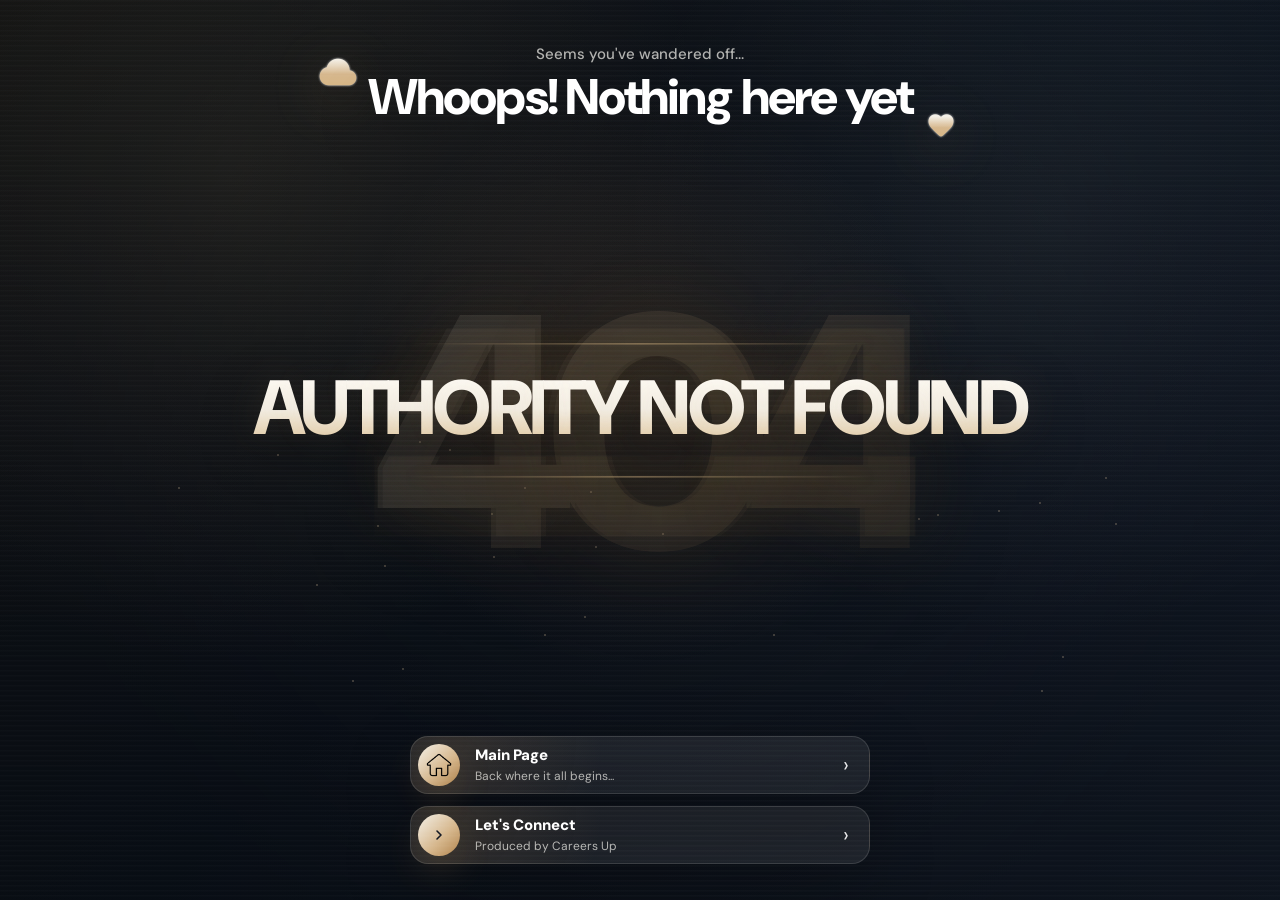
<file: index.html>
<!DOCTYPE html>
<html lang="en">
<head>
  <meta charset="UTF-8" />
  <meta name="viewport" content="width=device-width, initial-scale=1.0" />
  <title>404 | Page Not Found | Shohag Fardin Oron</title>
  <meta name="description" content="The page you are looking for could not be found." />
  <meta name="robots" content="noindex, follow" />
  <meta name="theme-color" content="#111722" />

  <link rel="icon" href="favicon.svg" type="image/svg+xml" />

  <link rel="preconnect" href="https://fonts.googleapis.com" />
  <link rel="preconnect" href="https://fonts.gstatic.com" crossorigin />
  <link
    href="https://fonts.googleapis.com/css2?family=DM+Sans:opsz,wght@9..40,100..1000&display=swap"
    rel="stylesheet"
  />
  <link
    href="https://fonts.googleapis.com/css2?family=Material+Symbols+Rounded:opsz,wght,FILL,GRAD@24,400,1,0"
    rel="stylesheet"
  />

  <style>
    :root {
      --bg-main: #111722;
      --bg-deep: #0f141d;
      --text-main: #f5f8fb;
      --text-secondary: #b9c8d5;
      --blue: #b1844c;
      --blue-soft: #ddc39f;
      --gold: #d8b784;
      --line: rgba(255,255,255,.13);
      --card: rgba(255,255,255,.075);
      --steel-1: #f4f0e7;
      --steel-2: #b1844c;
      --steel-3: #7d592f;
      --dark-metal: #1b2230;
    }

    * {
      box-sizing: border-box;
    }

    html,
    body,
    #root {
      height: 100vh;
      height: 100dvh;
      overflow: hidden;
    }

    body {
      margin: 0;
      display: flex;
      flex-direction: column;
      font-family: "DM Sans", system-ui, -apple-system, BlinkMacSystemFont, "Segoe UI", sans-serif;
      color: var(--text-main);
      background:
        radial-gradient(circle at 50% 42%, rgba(177,132,76,.17), transparent 34%),
        radial-gradient(circle at 18% 20%, rgba(177,132,76,.16), transparent 36%),
        radial-gradient(circle at 82% 24%, rgba(216,183,132,.12), transparent 35%),
        linear-gradient(135deg, #111722 0%, #0f141d 55%, #1b2230 100%);
    }

    body::before {
      content: "";
      position: fixed;
      inset: 0;
      pointer-events: none;
      opacity: .16;
      background-image:
        linear-gradient(rgba(255,255,255,.05) 1px, transparent 1px),
        linear-gradient(90deg, rgba(255,255,255,.045) 1px, transparent 1px);
      background-size: 54px 54px;
      mask-image: radial-gradient(circle at 50% 46%, black, transparent 72%);
    }

    body::after {
      content: "";
      position: fixed;
      inset: 0;
      pointer-events: none;
      background:
        linear-gradient(180deg, rgba(0,0,0,.08), rgba(0,0,0,.30)),
        radial-gradient(circle at 50% 50%, transparent 0%, rgba(3,16,29,.28) 74%);
    }

    #root {
      position: relative;
      z-index: 1;
      height: 100vh;
      height: 100dvh;
      overflow: hidden;
      display: flex;
      flex-direction: column;
    }

    .error-page {
      position: relative;
      height: 100vh;
      height: 100dvh;
      width: 100%;
      overflow: hidden;
      display: grid;
      grid-template-rows: minmax(0, 1fr) auto;
      align-items: center;
      justify-items: center;
      padding: 28px 20px 26px;
    }

    .top-mark {
      display: inline-flex;
      align-items: center;
      gap: 12px;
      color: #fff;
      text-decoration: none;
      z-index: 3;
    }

    .top-avatar {
      width: 44px;
      height: 44px;
      border-radius: 50%;
      display: grid;
      place-items: center;
      padding: 4px;
      background:
        linear-gradient(145deg, rgba(255,255,255,.22), rgba(255,255,255,.06)),
        rgba(177,132,76,.10);
      border: 1px solid rgba(221,195,159,.35);
      box-shadow: 0 12px 34px rgba(0,0,0,.28), 0 0 18px rgba(177,132,76,.20);
      overflow: hidden;
    }

    .top-avatar img {
      width: 100%;
      height: 100%;
      object-fit: cover;
      border-radius: 50%;
      display: block;
    }

    .top-mark-text {
      display: grid;
      gap: 2px;
    }

    .top-mark strong {
      font-size: 15px;
      font-weight: 800;
      letter-spacing: .02em;
      line-height: 1.05;
    }

    .top-mark em {
      font-size: 11px;
      font-style: normal;
      letter-spacing: .24em;
      color: var(--text-secondary);
      line-height: 1;
    }

    .center-stage {
      position: relative;
      width: min(980px, 100%);
      height: 100%;
      min-height: 0;
      display: grid;
      place-items: center;
      isolation: isolate;
    }

    .big-404 {
      position: absolute;
      top: 46%;
      left: 50%;
      transform: translate(-50%, -50%);
      z-index: -1;
      margin: 0;
      font-size: clamp(138px, 28vw, 390px);
      font-weight: 1000;
      line-height: .8;
      letter-spacing: -.11em;
      white-space: nowrap;
      background: linear-gradient(135deg, rgba(255,255,255,.16), rgba(177,132,76,.13) 48%, rgba(216,183,132,.13));
      -webkit-background-clip: text;
      background-clip: text;
      color: transparent;
      text-shadow:
        0 0 80px rgba(177,132,76,.18),
        0 30px 90px rgba(0,0,0,.26);
      user-select: none;
      pointer-events: none;
    }

    .copy-card {
      position: absolute;
      top: 5%;
      left: 50%;
      transform: translateX(-50%);
      z-index: 4;
      text-align: center;
      width: min(680px, calc(100vw - 32px));
      pointer-events: none;
    }

    .lost-text {
      margin: 0 0 8px;
      color: var(--text-secondary);
      font-size: 15px;
      font-weight: 500;
    }

    .title-wrap {
      position: relative;
      display: inline-block;
      text-align: center;
    }

    .title-wrap h1 {
      margin: 0;
      color: #fff;
      font-size: clamp(28px, 4vw, 50px);
      font-weight: 850;
      letter-spacing: -1.8px;
      line-height: 1.02;
      text-shadow: 0 20px 58px rgba(0,0,0,.28);
    }

    .material-symbols-rounded {
      font-family: "Material Symbols Rounded";
      font-weight: normal;
      font-style: normal;
      line-height: 1;
      letter-spacing: normal;
      text-transform: none;
      white-space: nowrap;
      direction: ltr;
      -webkit-font-feature-settings: "liga";
      -webkit-font-smoothing: antialiased;
      font-variation-settings: "FILL" 1, "wght" 400, "GRAD" 0, "opsz" 24;
    }

    .cloud-deco,
    .heart-deco {
      position: absolute;
      display: inline-block;
      background: linear-gradient(to bottom, #f4f0e7 18%, #d6b78d 56%, #d8b784 100%);
      -webkit-background-clip: text;
      background-clip: text;
      -webkit-text-fill-color: transparent;
      filter: drop-shadow(0 0 1px rgba(255,255,255,.82)) drop-shadow(0 12px 26px rgba(177,132,76,.24));
      animation: floatSlow 7.5s ease-in-out infinite;
      pointer-events: none;
    }

    .cloud-deco {
      top: -18px;
      left: -24px;
      font-size: 40px;
      animation-delay: .3s;
    }

    .heart-deco {
      bottom: -15px;
      right: 20px;
      font-size: 30px;
      animation-duration: 6.8s;
      animation-delay: 1s;
    }

    .pump-wrap {
      position: relative;
      z-index: 2;
      width: min(760px, 92vw);
      transform: translateY(46px);
      filter: drop-shadow(0 30px 70px rgba(0,0,0,.34));
    }

    .pump-stage {
      position: relative;
      width: 100%;
    }

    .pump-stage svg {
      width: 100%;
      height: auto;
      display: block;
    }

    .horizon-glow {
      position: absolute;
      left: 7%;
      right: 7%;
      bottom: 15.5%;
      height: 1px;
      background: linear-gradient(90deg, transparent, rgba(177,132,76,.45), rgba(216,183,132,.40), transparent);
      box-shadow: 0 0 24px rgba(177,132,76,.28);
    }
.dust {
      position: absolute;
      inset: 0;
      z-index: 1;
      pointer-events: none;
      overflow: hidden;
    }

    .dust span {
      position: absolute;
      width: 2px;
      height: 2px;
      background: var(--blue-soft);
      border-radius: 50%;
      opacity: .32;
      animation: drift linear infinite;
    }

    .bottom-actions {
      position: relative;
      z-index: 6;
      width: min(460px, calc(100vw - 40px));
      display: flex;
      flex-direction: column;
      gap: 12px;
    }

    .nav-card,
    .cta-button {
      display: flex;
      align-items: center;
      justify-content: space-between;
      gap: 18px;
      width: 100%;
      min-height: 56px;
      padding: 7px 20px 7px 7px;
      border-radius: 18px;
      border: 1px solid rgba(255,255,255,.13);
      color: #fff;
      text-decoration: none;
      background:
        radial-gradient(circle at 10% 10%, rgba(177,132,76,.13), transparent 35%),
        rgba(255,255,255,.075);
      box-shadow: 0 24px 70px rgba(0,0,0,.24);
      backdrop-filter: blur(18px);
      transition: transform .24s ease, box-shadow .24s ease, border-color .24s ease;
    }

    .nav-card:hover,
    .cta-button:hover {
      transform: translateY(-3px);
      border-color: rgba(221,195,159,.35);
      box-shadow: 0 30px 82px rgba(0,0,0,.32);
    }

    .card-left {
      display: flex;
      align-items: center;
      gap: 15px;
      min-width: 0;
    }

    .icon-circle,
    .arrow-circle {
      width: 42px;
      height: 42px;
      flex: 0 0 auto;
      border-radius: 50%;
      background: linear-gradient(135deg, #f4f0e7, #d6b78d 55%, #d8b784);
      display: inline-flex;
      align-items: center;
      justify-content: center;
      box-shadow: 0 14px 34px rgba(177,132,76,.18);
      transition: transform .24s ease;
    }

    .nav-card:hover .icon-circle,
    .cta-button:hover .arrow-circle {
      transform: scale(1.05);
    }

    .card-copy {
      min-width: 0;
      display: flex;
      flex-direction: column;
      gap: 3px;
    }

    .card-copy strong,
    .cta-button strong {
      color: #fff;
      font-size: 15px;
      font-weight: 850;
    }

    .card-copy small,
    .cta-button small {
      color: var(--text-secondary);
      font-size: 12px;
      line-height: 1.35;
    }

    .card-arrow {
      color: #fff;
      font-size: 21px;
      line-height: 1;
      transition: transform .24s ease;
      opacity: .9;
    }

    .nav-card:hover .card-arrow,
    .cta-button:hover .card-arrow {
      transform: translateX(6px);
    }

    @keyframes floatSlow {
      0%, 100% { transform: translateY(0px) rotate(0deg); }
      50% { transform: translateY(-10px) rotate(3deg); }
    }

    @keyframes drift {
      0% { transform: translate(0,0); opacity: 0; }
      10% { opacity: .36; }
      90% { opacity: .20; }
      100% { transform: translate(-40px,-260px); opacity: 0; }
    }

    @media (prefers-reduced-motion: reduce) {
      #crankGroup,
      #beamGroup,
      #cableCounter,
      .cloud-deco,
      .heart-deco,
      .dust span {
        animation: none !important;
      }
    }

    @media (max-width: 760px) {
      .error-page {
        padding: 20px 18px 20px;
      }

      .top-avatar {
        width: 40px;
        height: 40px;
      }

      .top-mark strong {
        font-size: 14px;
      }

      .top-mark em {
        font-size: 10px;
      }

      .copy-card {
        top: 10%;
      }

      .lost-text {
        font-size: 14px;
      }

      .title-wrap h1 {
        font-size: 30px;
      }

      .cloud-deco {
        top: -14px;
        left: -18px;
        font-size: 32px;
      }

      .heart-deco {
        bottom: -12px;
        right: 14px;
        font-size: 25px;
      }

      .big-404 {
        top: 48%;
        font-size: clamp(122px, 34vw, 220px);
      }

      .pump-wrap {
        width: 112vw;
        transform: translateY(34px);
      }

      .pj-label {
        display: none;
      }

      .bottom-actions {
        width: calc(100vw - 36px);
        gap: 10px;
      }

      .nav-card,
      .cta-button {
        min-height: 54px;
        border-radius: 16px;
      }
    }

    @media (max-width: 480px) {
      .copy-card {
        top: 11%;
      }

      .title-wrap h1 {
        font-size: 27px;
      }

      .big-404 {
        top: 48%;
        font-size: clamp(112px, 42vw, 190px);
      }

      .pump-wrap {
        width: 126vw;
        transform: translateY(30px);
      }

      .bottom-actions {
        width: calc(100vw - 30px);
      }

      .card-copy strong,
      .cta-button strong {
        font-size: 14px;
      }

      .icon-circle,
      .arrow-circle {
        width: 40px;
        height: 40px;
      }
    }
    /* Mobile adaptability patch */
    @media (max-width: 760px) {
      .error-page {
        grid-template-rows: minmax(0, 1fr) auto;
        padding: 14px 14px max(14px, env(safe-area-inset-bottom));
      }

      .center-stage {
        width: 100%;
        min-height: 0;
        align-content: center;
        overflow: visible;
      }

      .copy-card {
        top: 5.5%;
        width: calc(100vw - 28px);
      }

      .lost-text {
        margin-bottom: 6px;
      }

      .title-wrap h1 {
        font-size: clamp(24px, 7.6vw, 34px);
        letter-spacing: -1.15px;
      }

      .cloud-deco {
        top: -13px;
        left: -14px;
        font-size: 29px;
      }

      .heart-deco {
        bottom: -10px;
        right: 10px;
        font-size: 23px;
      }

      .big-404 {
        top: 45%;
        font-size: clamp(124px, 39vw, 240px);
        letter-spacing: -.10em;
        opacity: .95;
      }

      .pump-wrap {
        width: min(112vw, 620px);
        transform: translateY(24px);
      }

      .bottom-actions {
        width: calc(100vw - 28px);
        max-width: 460px;
        gap: 9px;
      }

      .nav-card,
      .cta-button {
        min-height: 52px;
        padding: 6px 16px 6px 6px;
        border-radius: 15px;
      }

      .icon-circle,
      .arrow-circle {
        width: 38px;
        height: 38px;
      }

      .card-left {
        gap: 12px;
      }

      .card-copy strong,
      .cta-button strong {
        font-size: 14px;
      }

      .card-copy small,
      .cta-button small {
        font-size: 11.5px;
      }
    }

    @media (max-width: 480px) {
      .error-page {
        padding: 12px 12px max(12px, env(safe-area-inset-bottom));
      }

      .copy-card {
        top: 6.5%;
      }

      .lost-text {
        font-size: 13px;
      }

      .title-wrap h1 {
        font-size: clamp(22px, 7.4vw, 29px);
      }

      .big-404 {
        top: 45.5%;
        font-size: clamp(112px, 43vw, 184px);
      }

      .pump-wrap {
        width: 132vw;
        transform: translateY(20px);
      }

      .bottom-actions {
        width: calc(100vw - 24px);
      }

      .nav-card,
      .cta-button {
        min-height: 50px;
      }

      .icon-circle,
      .arrow-circle {
        width: 36px;
        height: 36px;
      }
    }

    @media (max-width: 390px) {
      .copy-card {
        top: 5%;
      }

      .title-wrap h1 {
        font-size: 24px;
      }

      .big-404 {
        top: 45%;
        font-size: 124px;
      }

      .pump-wrap {
        width: 138vw;
        transform: translateY(14px);
      }

      .bottom-actions {
        gap: 8px;
      }

      .nav-card,
      .cta-button {
        min-height: 48px;
        padding-right: 14px;
      }

      .card-copy small,
      .cta-button small {
        display: none;
      }
    }

    @media (max-height: 720px) and (max-width: 760px) {
      .copy-card {
        top: 3.5%;
      }

      .lost-text {
        display: none;
      }

      .title-wrap h1 {
        font-size: clamp(22px, 7vw, 28px);
      }

      .big-404 {
        top: 43.5%;
        font-size: clamp(104px, 34vw, 170px);
      }

      .pump-wrap {
        width: min(104vw, 560px);
        transform: translateY(8px);
      }

      .bottom-actions {
        gap: 8px;
      }

      .nav-card,
      .cta-button {
        min-height: 47px;
      }

      .card-copy small,
      .cta-button small {
        display: none;
      }
    }

    @media (max-height: 620px) and (max-width: 760px) {
      .copy-card {
        top: 2%;
      }

      .title-wrap h1 {
        font-size: 22px;
      }

      .cloud-deco,
      .heart-deco {
        display: none;
      }

      .big-404 {
        top: 41%;
        font-size: clamp(92px, 30vw, 140px);
      }

      .pump-wrap {
        width: min(94vw, 480px);
        transform: translateY(-2px);
      }

      .nav-card,
      .cta-button {
        min-height: 44px;
      }
    }

    /* Decoration overlap fix */
    .title-wrap {
      padding-left: 58px;
      padding-right: 58px;
    }

    .cloud-deco {
      left: 8px !important;
      top: -20px !important;
    }

    .heart-deco {
      right: 14px !important;
      bottom: -18px !important;
    }

    @media (max-width: 760px) {
      .title-wrap {
        padding-left: 42px;
        padding-right: 42px;
      }

      .cloud-deco {
        left: 4px !important;
        top: -15px !important;
      }

      .heart-deco {
        right: 6px !important;
        bottom: -13px !important;
      }
    }

    @media (max-width: 480px) {
      .title-wrap {
        padding-left: 34px;
        padding-right: 34px;
      }

      .cloud-deco {
        left: 2px !important;
        top: -13px !important;
      }

      .heart-deco {
        right: 2px !important;
        bottom: -11px !important;
      }
    }

    @media (max-width: 390px), (max-height: 620px) and (max-width: 760px) {
      .title-wrap {
        padding-left: 0;
        padding-right: 0;
      }

      .cloud-deco,
      .heart-deco {
        display: none !important;
      }
    }

    /* Pump / 404 visual separation fix */
    @media (min-width: 761px) {
      .copy-card {
        top: 4.5% !important;
      }

      .big-404 {
        top: 37.5% !important;
        font-size: clamp(126px, 22vw, 330px) !important;
        opacity: .78;
      }

      .pump-wrap {
        width: min(620px, 72vw) !important;
        transform: translateY(118px) !important;
      }

      .bottom-actions {
        margin-bottom: 10px;
      }
    }

    @media (min-width: 761px) and (max-height: 820px) {
      .copy-card {
        top: 3.5% !important;
      }

      .big-404 {
        top: 36% !important;
        font-size: clamp(112px, 19vw, 270px) !important;
      }

      .pump-wrap {
        width: min(545px, 66vw) !important;
        transform: translateY(96px) !important;
      }

      .bottom-actions {
        gap: 9px !important;
      }

      .nav-card,
      .cta-button {
        min-height: 50px !important;
      }
    }

    @media (max-width: 760px) {
      .big-404 {
        top: 38% !important;
        font-size: clamp(112px, 35vw, 210px) !important;
        opacity: .78;
      }

      .pump-wrap {
        width: min(104vw, 560px) !important;
        transform: translateY(68px) !important;
      }
    }

    @media (max-width: 480px) {
      .big-404 {
        top: 38.5% !important;
        font-size: clamp(96px, 38vw, 170px) !important;
      }

      .pump-wrap {
        width: 118vw !important;
        transform: translateY(58px) !important;
      }
    }

    @media (max-width: 390px), (max-height: 620px) and (max-width: 760px) {
      .big-404 {
        top: 36% !important;
        font-size: clamp(84px, 31vw, 130px) !important;
      }

      .pump-wrap {
        width: min(96vw, 440px) !important;
        transform: translateY(38px) !important;
      }
    }

    /* Pump top visibility fix */
    .error-page,
    .center-stage {
      overflow: visible !important;
    }

    .pump-stage {
      overflow: visible !important;
    }

    @media (min-width: 761px) {
      .copy-card {
        top: 2.2% !important;
      }

      .big-404 {
        top: 35.5% !important;
      }

      .pump-wrap {
        width: min(560px, 64vw) !important;
        transform: translateY(132px) !important;
      }
    }

    @media (min-width: 761px) and (max-height: 820px) {
      .copy-card {
        top: 1.8% !important;
      }

      .pump-wrap {
        width: min(520px, 60vw) !important;
        transform: translateY(112px) !important;
      }
    }

    @media (max-width: 760px) {
      .copy-card {
        top: 4.4% !important;
      }

      .big-404 {
        top: 36.5% !important;
      }

      .pump-wrap {
        width: min(98vw, 520px) !important;
        transform: translateY(78px) !important;
      }
    }

    @media (max-width: 480px) {
      .copy-card {
        top: 4.8% !important;
      }

      .big-404 {
        top: 36.8% !important;
      }

      .pump-wrap {
        width: min(102vw, 470px) !important;
        transform: translateY(68px) !important;
      }
    }

    @media (max-width: 390px), (max-height: 620px) and (max-width: 760px) {
      .copy-card {
        top: 3.2% !important;
      }

      .big-404 {
        top: 34.5% !important;
      }

      .pump-wrap {
        width: min(92vw, 410px) !important;
        transform: translateY(46px) !important;
      }
    }

    /* Final mobile 404 layout cleanup */
    @media (max-width: 760px) {
      .error-page {
        padding: 18px 16px max(18px, env(safe-area-inset-bottom)) !important;
        grid-template-rows: minmax(0, 1fr) auto !important;
      }

      .center-stage {
        height: 100% !important;
        overflow: visible !important;
      }

      .copy-card {
        top: 4.5% !important;
        width: calc(100vw - 32px) !important;
      }

      .lost-text {
        font-size: 13.5px !important;
        margin-bottom: 8px !important;
      }

      .title-wrap {
        padding-left: 0 !important;
        padding-right: 0 !important;
        max-width: 100% !important;
      }

      .title-wrap h1 {
        font-size: clamp(26px, 7.2vw, 34px) !important;
        line-height: 1.08 !important;
        letter-spacing: -1.2px !important;
        max-width: 330px !important;
        margin-left: auto !important;
        margin-right: auto !important;
      }

      .cloud-deco,
      .heart-deco {
        display: none !important;
      }

      .big-404 {
        top: 36.5% !important;
        font-size: clamp(118px, 39vw, 190px) !important;
        opacity: .68 !important;
      }

      .pump-wrap {
        width: min(100vw, 500px) !important;
        transform: translateY(54px) !important;
      }

      .bottom-actions {
        width: calc(100vw - 32px) !important;
        max-width: 430px !important;
        gap: 10px !important;
        margin-bottom: 0 !important;
      }

      .nav-card,
      .cta-button {
        min-height: 58px !important;
        padding: 7px 16px 7px 7px !important;
        border-radius: 17px !important;
      }

      .icon-circle,
      .arrow-circle {
        width: 42px !important;
        height: 42px !important;
      }

      .card-copy strong,
      .cta-button strong {
        font-size: 15px !important;
      }

      .card-copy small,
      .cta-button small {
        font-size: 12px !important;
        display: block !important;
      }
    }

    @media (max-width: 430px) {
      .copy-card {
        top: 5% !important;
      }

      .title-wrap h1 {
        font-size: clamp(25px, 7.1vw, 30px) !important;
        max-width: 310px !important;
      }

      .big-404 {
        top: 37% !important;
        font-size: clamp(110px, 38vw, 170px) !important;
      }

      .pump-wrap {
        width: min(103vw, 470px) !important;
        transform: translateY(50px) !important;
      }

      .bottom-actions {
        width: calc(100vw - 28px) !important;
      }
    }

    @media (max-width: 380px) {
      .lost-text {
        font-size: 12.8px !important;
      }

      .title-wrap h1 {
        font-size: 24px !important;
        max-width: 290px !important;
      }

      .big-404 {
        top: 36% !important;
        font-size: 112px !important;
      }

      .pump-wrap {
        width: 101vw !important;
        transform: translateY(42px) !important;
      }

      .nav-card,
      .cta-button {
        min-height: 52px !important;
      }

      .card-copy small,
      .cta-button small {
        display: none !important;
      }
    }

    @media (max-height: 700px) and (max-width: 760px) {
      .copy-card {
        top: 3% !important;
      }

      .lost-text {
        display: none !important;
      }

      .title-wrap h1 {
        font-size: clamp(22px, 6.4vw, 28px) !important;
      }

      .big-404 {
        top: 34.5% !important;
        font-size: clamp(96px, 34vw, 150px) !important;
      }

      .pump-wrap {
        width: min(90vw, 430px) !important;
        transform: translateY(28px) !important;
      }

      .nav-card,
      .cta-button {
        min-height: 48px !important;
      }

      .card-copy small,
      .cta-button small {
        display: none !important;
      }
    }

    /* Final pump/title overlap fix on mobile */
    @media (max-width: 760px) {
      .center-stage {
        position: relative !important;
        display: block !important;
        height: 100% !important;
        overflow: visible !important;
      }

      .copy-card {
        top: 4% !important;
        z-index: 5 !important;
      }

      .title-wrap h1 {
        max-width: 320px !important;
        font-size: clamp(25px, 7vw, 32px) !important;
        line-height: 1.08 !important;
      }

      .big-404 {
        top: 42% !important;
        font-size: clamp(104px, 34vw, 178px) !important;
        opacity: .58 !important;
        z-index: 0 !important;
      }

      .pump-wrap {
        position: absolute !important;
        left: 50% !important;
        top: 58% !important;
        width: min(86vw, 420px) !important;
        transform: translate(-50%, -50%) !important;
        z-index: 2 !important;
      }

      .pump-stage,
      .pump-stage svg {
        overflow: visible !important;
      }
    }

    @media (max-width: 430px) {
      .copy-card {
        top: 4.5% !important;
      }

      .title-wrap h1 {
        max-width: 300px !important;
        font-size: clamp(24px, 7vw, 29px) !important;
      }

      .big-404 {
        top: 41.5% !important;
        font-size: clamp(100px, 36vw, 154px) !important;
      }

      .pump-wrap {
        top: 58.5% !important;
        width: min(90vw, 390px) !important;
      }
    }

    @media (max-width: 380px) {
      .title-wrap h1 {
        font-size: 23px !important;
        max-width: 280px !important;
      }

      .big-404 {
        top: 41% !important;
        font-size: 104px !important;
      }

      .pump-wrap {
        top: 57.5% !important;
        width: 88vw !important;
      }
    }

    @media (max-height: 740px) and (max-width: 760px) {
      .copy-card {
        top: 2.5% !important;
      }

      .lost-text {
        display: none !important;
      }

      .title-wrap h1 {
        font-size: clamp(21px, 6.5vw, 27px) !important;
      }

      .big-404 {
        top: 39% !important;
        font-size: clamp(88px, 30vw, 135px) !important;
      }

      .pump-wrap {
        top: 55.5% !important;
        width: min(76vw, 340px) !important;
      }

      .nav-card,
      .cta-button {
        min-height: 48px !important;
      }

      .card-copy small,
      .cta-button small {
        display: none !important;
      }
    }

    @media (max-height: 640px) and (max-width: 760px) {
      .copy-card {
        top: 2% !important;
      }

      .title-wrap h1 {
        font-size: 21px !important;
      }

      .big-404 {
        top: 37.5% !important;
        font-size: 92px !important;
      }

      .pump-wrap {
        top: 53.5% !important;
        width: min(68vw, 300px) !important;
      }
    }

    /* Pump crop fix + larger 404 on mobile */
    @media (max-width: 760px) {
      .big-404 {
        top: 40.5% !important;
        font-size: clamp(132px, 46vw, 230px) !important;
        opacity: .72 !important;
      }

      .pump-wrap {
        top: 61.5% !important;
        width: min(80vw, 380px) !important;
        transform: translate(-50%, -50%) !important;
      }
    }

    @media (max-width: 430px) {
      .big-404 {
        top: 40.5% !important;
        font-size: clamp(124px, 48vw, 205px) !important;
      }

      .pump-wrap {
        top: 61.5% !important;
        width: min(82vw, 360px) !important;
      }
    }

    @media (max-width: 380px) {
      .big-404 {
        top: 40% !important;
        font-size: 130px !important;
      }

      .pump-wrap {
        top: 60.5% !important;
        width: 80vw !important;
      }
    }

    @media (max-height: 740px) and (max-width: 760px) {
      .big-404 {
        top: 39% !important;
        font-size: clamp(112px, 40vw, 170px) !important;
      }

      .pump-wrap {
        top: 58.5% !important;
        width: min(72vw, 320px) !important;
      }
    }

    @media (max-height: 640px) and (max-width: 760px) {
      .big-404 {
        top: 37% !important;
        font-size: 102px !important;
      }

      .pump-wrap {
        top: 56.5% !important;
        width: min(64vw, 270px) !important;
      }
    }

    /* Final 404 alignment fix: place 404 exactly behind the pump */
    .big-404 {
      left: 50% !important;
      transform: translate(-50%, -50%) !important;
      z-index: 1 !important;
    }

    .pump-wrap {
      z-index: 2 !important;
    }

    @media (min-width: 761px) {
      .big-404 {
        top: 57.5% !important;
        font-size: clamp(180px, 26vw, 360px) !important;
        opacity: .66 !important;
      }
    }

    @media (max-width: 760px) {
      .big-404 {
        top: 60.5% !important;
        font-size: clamp(132px, 48vw, 240px) !important;
        opacity: .68 !important;
      }
    }

    @media (max-width: 430px) {
      .big-404 {
        top: 60.5% !important;
        font-size: clamp(124px, 50vw, 210px) !important;
      }
    }

    @media (max-width: 380px) {
      .big-404 {
        top: 59.5% !important;
        font-size: 132px !important;
      }
    }

    @media (max-height: 740px) and (max-width: 760px) {
      .big-404 {
        top: 57.5% !important;
        font-size: clamp(112px, 42vw, 176px) !important;
      }
    }

    @media (max-height: 640px) and (max-width: 760px) {
      .big-404 {
        top: 55.5% !important;
        font-size: 104px !important;
      }
    }

    /* Premium glitch treatment */
    .error-page::before {
      content: "";
      position: fixed;
      inset: 0;
      pointer-events: none;
      z-index: 20;
      opacity: .09;
      mix-blend-mode: screen;
      background:
        repeating-linear-gradient(
          to bottom,
          rgba(255,255,255,.22) 0px,
          rgba(255,255,255,.22) 1px,
          transparent 2px,
          transparent 5px
        );
      animation: scanlineDrift 7s linear infinite;
    }

    .error-page::after {
      content: "";
      position: fixed;
      inset: 0;
      pointer-events: none;
      z-index: 21;
      opacity: .12;
      background:
        linear-gradient(90deg, transparent 0%, rgba(177,132,76,.12) 48%, rgba(216,183,132,.12) 52%, transparent 100%);
      transform: translateX(-120%);
      animation: glitchSweep 5.8s ease-in-out infinite;
    }

    .big-404 {
      position: absolute;
      isolation: isolate;
      animation: numberGlitchPulse 4.8s steps(1, end) infinite;
    }

    .big-404::before,
    .big-404::after {
      content: attr(data-text);
      position: absolute;
      inset: 0;
      color: transparent;
      background: inherit;
      -webkit-background-clip: text;
      background-clip: text;
      pointer-events: none;
      opacity: .50;
      mix-blend-mode: screen;
    }

    .big-404::before {
      transform: translate(-6px, 0);
      filter: drop-shadow(8px 0 0 rgba(177,132,76,.30));
      clip-path: inset(10% 0 58% 0);
      animation: glitchSliceOne 2.8s steps(1, end) infinite;
    }

    .big-404::after {
      transform: translate(5px, 0);
      filter: drop-shadow(-8px 0 0 rgba(216,183,132,.28));
      clip-path: inset(58% 0 12% 0);
      animation: glitchSliceTwo 3.4s steps(1, end) infinite;
    }

    .glitch-title {
      position: relative;
      display: inline-block;
      isolation: isolate;
      animation: titleMicroJitter 5.2s steps(1, end) infinite;
    }

    .glitch-title::before,
    .glitch-title::after {
      content: attr(data-text);
      position: absolute;
      inset: 0;
      pointer-events: none;
      opacity: 0;
      mix-blend-mode: screen;
    }

    .glitch-title::before {
      color: rgba(177,132,76,.75);
      transform: translate(-2px, 0);
      clip-path: inset(0 0 58% 0);
      animation: titleGlitchBlue 3.6s steps(1, end) infinite;
    }

    .glitch-title::after {
      color: rgba(216,183,132,.70);
      transform: translate(2px, 0);
      clip-path: inset(54% 0 0 0);
      animation: titleGlitchGold 4.1s steps(1, end) infinite;
    }

    .pump-wrap {
      animation: pumpGlitchFlicker 6.5s steps(1, end) infinite;
    }

    .pump-stage svg {
      animation: svgChromaticShift 7.2s steps(1, end) infinite;
    }

    @keyframes scanlineDrift {
      0% { transform: translateY(-8px); }
      100% { transform: translateY(8px); }
    }

    @keyframes glitchSweep {
      0%, 76%, 100% { transform: translateX(-120%); opacity: 0; }
      78% { transform: translateX(-40%); opacity: .14; }
      80% { transform: translateX(110%); opacity: .05; }
    }

    @keyframes numberGlitchPulse {
      0%, 89%, 100% { transform: translate(-50%, -50%); filter: none; }
      90% { transform: translate(calc(-50% - 3px), calc(-50% + 1px)); filter: saturate(1.35) contrast(1.1); }
      91% { transform: translate(calc(-50% + 4px), calc(-50% - 2px)); }
      92% { transform: translate(-50%, -50%); }
      96% { filter: brightness(1.18); }
    }

    @keyframes glitchSliceOne {
      0%, 84%, 100% { opacity: 0; transform: translate(0, 0); clip-path: inset(10% 0 58% 0); }
      85% { opacity: .62; transform: translate(-10px, -2px); clip-path: inset(16% 0 64% 0); }
      86% { opacity: .30; transform: translate(7px, 1px); clip-path: inset(35% 0 42% 0); }
      87% { opacity: 0; transform: translate(0, 0); }
    }

    @keyframes glitchSliceTwo {
      0%, 70%, 100% { opacity: 0; transform: translate(0, 0); clip-path: inset(58% 0 12% 0); }
      71% { opacity: .55; transform: translate(9px, 2px); clip-path: inset(62% 0 18% 0); }
      72% { opacity: .26; transform: translate(-6px, -1px); clip-path: inset(45% 0 35% 0); }
      73% { opacity: 0; transform: translate(0, 0); }
    }

    @keyframes titleMicroJitter {
      0%, 92%, 100% { transform: translate(0,0); }
      93% { transform: translate(-1px, 1px); }
      94% { transform: translate(2px, -1px); }
      95% { transform: translate(0,0); }
    }

    @keyframes titleGlitchBlue {
      0%, 82%, 100% { opacity: 0; }
      83% { opacity: .70; transform: translate(-4px, -1px); }
      84% { opacity: .25; transform: translate(2px, 1px); }
      85% { opacity: 0; }
    }

    @keyframes titleGlitchGold {
      0%, 87%, 100% { opacity: 0; }
      88% { opacity: .60; transform: translate(4px, 1px); }
      89% { opacity: .22; transform: translate(-2px, -1px); }
      90% { opacity: 0; }
    }

    @keyframes pumpGlitchFlicker {
      0%, 91%, 100% { filter: drop-shadow(0 30px 70px rgba(0,0,0,.34)); }
      92% { filter: drop-shadow(0 30px 70px rgba(0,0,0,.34)) drop-shadow(8px 0 0 rgba(177,132,76,.14)); }
      93% { filter: drop-shadow(0 30px 70px rgba(0,0,0,.34)) drop-shadow(-7px 0 0 rgba(216,183,132,.12)); }
      94% { filter: drop-shadow(0 30px 70px rgba(0,0,0,.34)); }
    }

    @keyframes svgChromaticShift {
      0%, 88%, 100% { transform: translate(0,0); }
      89% { transform: translate(-1px, 0); }
      90% { transform: translate(2px, -1px); }
      91% { transform: translate(0,0); }
    }

    @media (max-width: 760px) {
      .error-page::before {
        opacity: .075;
      }

      .error-page::after {
        opacity: .08;
      }

      .big-404::before {
        filter: drop-shadow(5px 0 0 rgba(177,132,76,.24));
      }

      .big-404::after {
        filter: drop-shadow(-5px 0 0 rgba(216,183,132,.22));
      }
    }

    @media (prefers-reduced-motion: reduce) {
      .error-page::before,
      .error-page::after,
      .big-404,
      .big-404::before,
      .big-404::after,
      .glitch-title,
      .glitch-title::before,
      .glitch-title::after,
      .pump-wrap,
      .pump-stage svg {
        animation: none !important;
      }
    }

    /* Shohag main-site palette + pump replacement */
    :root {
      --bg-main: #111722;
      --bg-deep: #0f141d;
      --text-main: #fffdf8;
      --text-secondary: rgba(255,253,248,.68);
      --blue: #b1844c;
      --blue-soft: #ddc39f;
      --gold: #d8b784;
      --line: rgba(255,253,248,.14);
      --card: rgba(255,253,248,.07);
      --steel-1: #f4f0e7;
      --steel-2: #d6b78d;
      --steel-3: #7d592f;
      --dark-metal: #17130f;
    }

    body {
      background:
        radial-gradient(circle at 50% 42%, rgba(177,132,76,.19), transparent 35%),
        radial-gradient(circle at 18% 20%, rgba(216,183,132,.12), transparent 38%),
        radial-gradient(circle at 82% 24%, rgba(244,240,231,.08), transparent 34%),
        linear-gradient(135deg, #17130f 0%, #0f141d 48%, #1b2230 100%);
    }

    body::before {
      opacity: .12;
      background-image:
        linear-gradient(rgba(244,240,231,.045) 1px, transparent 1px),
        linear-gradient(90deg, rgba(244,240,231,.04) 1px, transparent 1px);
    }

    .big-404 {
      top: 53%;
      background: linear-gradient(135deg, rgba(244,240,231,.14), rgba(216,183,132,.15) 52%, rgba(177,132,76,.12));
      -webkit-background-clip: text;
      background-clip: text;
      text-shadow: 0 0 82px rgba(177,132,76,.16), 0 30px 90px rgba(0,0,0,.32);
    }

    .authority-wrap {
      position: absolute;
      z-index: 5;
      top: 54%;
      left: 50%;
      width: min(1100px, calc(100vw - 64px));
      transform: translate(-50%, -50%);
      text-align: center;
      pointer-events: none;
    }

    .authority-text {
      display: block;
      width: 100%;
      max-width: 100%;
      padding: .12em .12em .16em;
      font-family: "DM Sans", system-ui, sans-serif;
      font-size: clamp(34px, 6vw, 78px);
      line-height: .96;
      font-weight: 1000;
      letter-spacing: -.055em;
      text-transform: uppercase;
      white-space: nowrap;
      overflow: visible;
      color: #fffdf8;
      background: linear-gradient(180deg, #fffdf8 8%, #f4f0e7 48%, #d8b784 100%);
      -webkit-background-clip: text;
      background-clip: text;
      -webkit-text-fill-color: transparent;
      filter: drop-shadow(0 16px 28px rgba(0,0,0,.40));
      text-shadow: 0 0 34px rgba(216,183,132,.12);
      animation: titleMicroJitter 5.2s steps(1, end) infinite;
    }

    .authority-wrap::before,
    .authority-wrap::after {
      content: "";
      display: block;
      width: min(460px, 58vw);
      height: 1px;
      margin: 0 auto;
      background: linear-gradient(90deg, transparent, rgba(216,183,132,.72), transparent);
      box-shadow: 0 0 18px rgba(177,132,76,.22);
    }

    .authority-wrap::before { margin-bottom: 18px; }
    .authority-wrap::after { margin-top: 18px; }

    .nav-card,
    .cta-button {
      border-color: rgba(255,253,248,.13);
      background: radial-gradient(circle at 10% 10%, rgba(177,132,76,.14), transparent 35%), rgba(255,253,248,.075);
    }

    .nav-card:hover,
    .cta-button:hover {
      border-color: rgba(216,183,132,.40);
    }

    .icon-circle,
    .arrow-circle {
      background: linear-gradient(135deg, #f4f0e7, #d6b78d 58%, #b1844c);
      box-shadow: 0 14px 34px rgba(177,132,76,.20);
    }

    .home-icon-image {
      display: block;
      width: 28px;
      height: 28px;
      object-fit: contain;
      object-position: center;
      flex: 0 0 auto;
      pointer-events: none;
    }


    @media (min-width: 761px) and (max-width: 1100px) {
      .authority-wrap {
        width: calc(100vw - 48px);
      }
      .authority-text {
        font-size: clamp(34px, 5.8vw, 64px);
        letter-spacing: -.05em;
      }
    }

    @media (max-width: 760px) {
      .big-404 { top: 53% !important; }
      .authority-wrap { top: 54%; }
      .authority-text {
        font-size: clamp(31px, 10.2vw, 62px);
        white-space: normal;
        letter-spacing: -.05em;
      }
      .authority-wrap::before, .authority-wrap::after { width: min(330px, 72vw); }
      .authority-wrap::before { margin-bottom: 13px; }
      .authority-wrap::after { margin-top: 13px; }
    }

    @media (max-height: 650px) {
      .authority-wrap { top: 57%; }
      .authority-text { font-size: clamp(30px, 7vw, 62px); }
    }

    @media (prefers-reduced-motion: reduce) {
      .authority-text { animation: none !important; }
    }

  </style>
</head>

<body>
  <div id="root">
    <main class="error-page">
<section class="center-stage" aria-label="404 page not found">
        <div class="dust" id="dustField"></div>
        <p class="big-404 glitch-number" data-text="404">404</p>

        <div class="copy-card">
          <p class="lost-text">Seems you've wandered off...</p>
          <div class="title-wrap">
            <span class="material-symbols-rounded cloud-deco" aria-hidden="true">cloud</span>
            <h1 class="glitch-title" data-text="Whoops! Nothing here yet">Whoops! Nothing here yet</h1>
            <span class="material-symbols-rounded heart-deco" aria-hidden="true">favorite</span>
          </div>
        </div>

        <div class="authority-wrap" aria-label="Authority not found">
          <div class="authority-text">AUTHORITY NOT FOUND</div>
        </div>
      </section>

      <nav class="bottom-actions" aria-label="404 page actions">
        <a class="nav-card" href="https://shohaghoron.com/">
          <span class="card-left">
            <span class="icon-circle">
              <img class="home-icon-image" src="[data-uri]" alt="" aria-hidden="true" />
            </span>
            <span class="card-copy">
              <strong>Main Page</strong>
              <small>Back where it all begins...</small>
            </span>
          </span>
          <span class="card-arrow" aria-hidden="true">&rsaquo;</span>
        </a>

        <a class="cta-button" href="https://thecareersup.com/" target="_blank" rel="noopener noreferrer">
          <span class="card-left">
            <span class="arrow-circle" aria-hidden="true">
              <svg width="16" height="16" viewBox="0 0 24 24" fill="none">
                <path d="M9 6l6 6-6 6" stroke="#111722" stroke-width="2.4" stroke-linecap="round" stroke-linejoin="round"/>
              </svg>
            </span>
            <span class="card-copy">
              <strong>Let's Connect</strong>
              <small>Produced by Careers Up</small>
            </span>
          </span>
          <span class="card-arrow" aria-hidden="true">&rsaquo;</span>
        </a>
      </nav>
    </main>
  </div>

  <script>
    (function () {
      const field = document.getElementById("dustField");
      if (!field || window.matchMedia("(prefers-reduced-motion: reduce)").matches) return;

      for (let i = 0; i < 26; i++) {
        const particle = document.createElement("span");
        particle.style.left = Math.random() * 100 + "%";
        particle.style.top = 58 + Math.random() * 36 + "%";
        particle.style.animationDuration = 10 + Math.random() * 14 + "s";
        particle.style.animationDelay = Math.random() * 10 + "s";
        field.appendChild(particle);
      }
    })();
  </script>
</body>
</html>
</file>
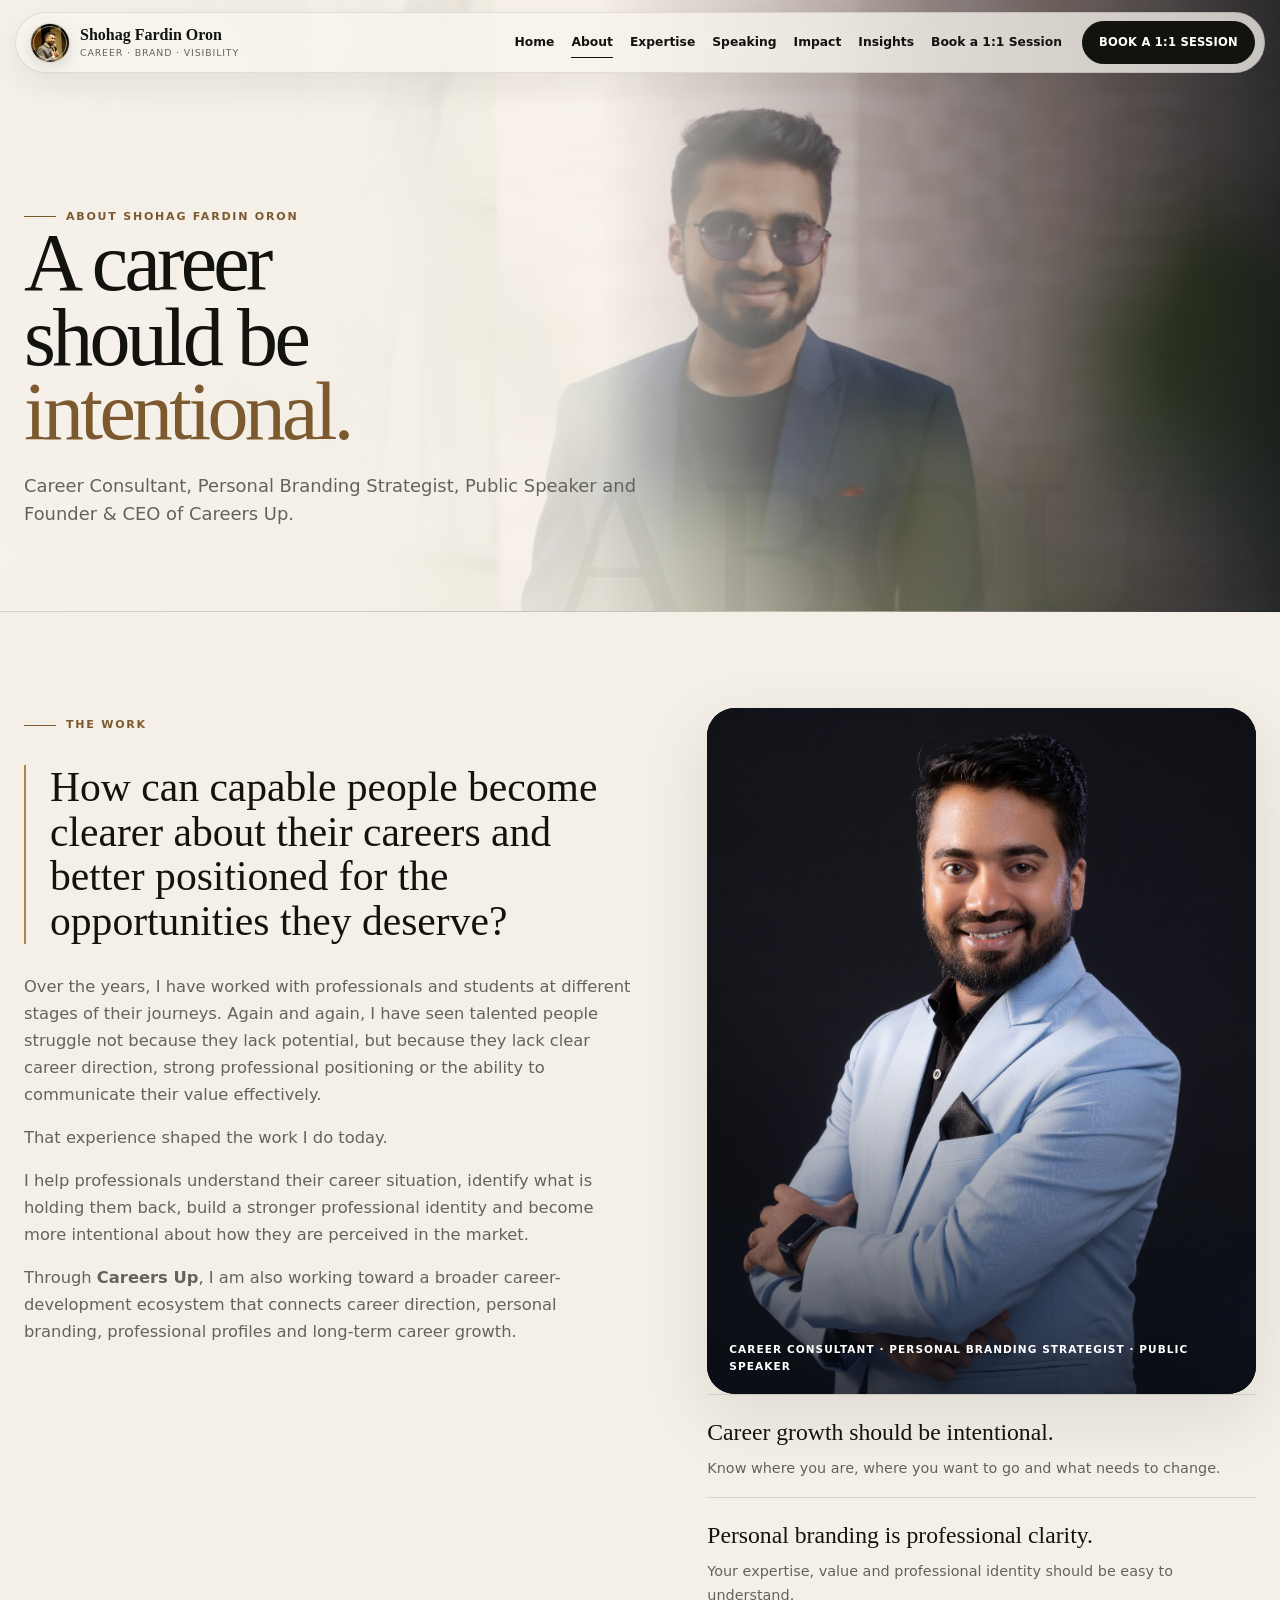
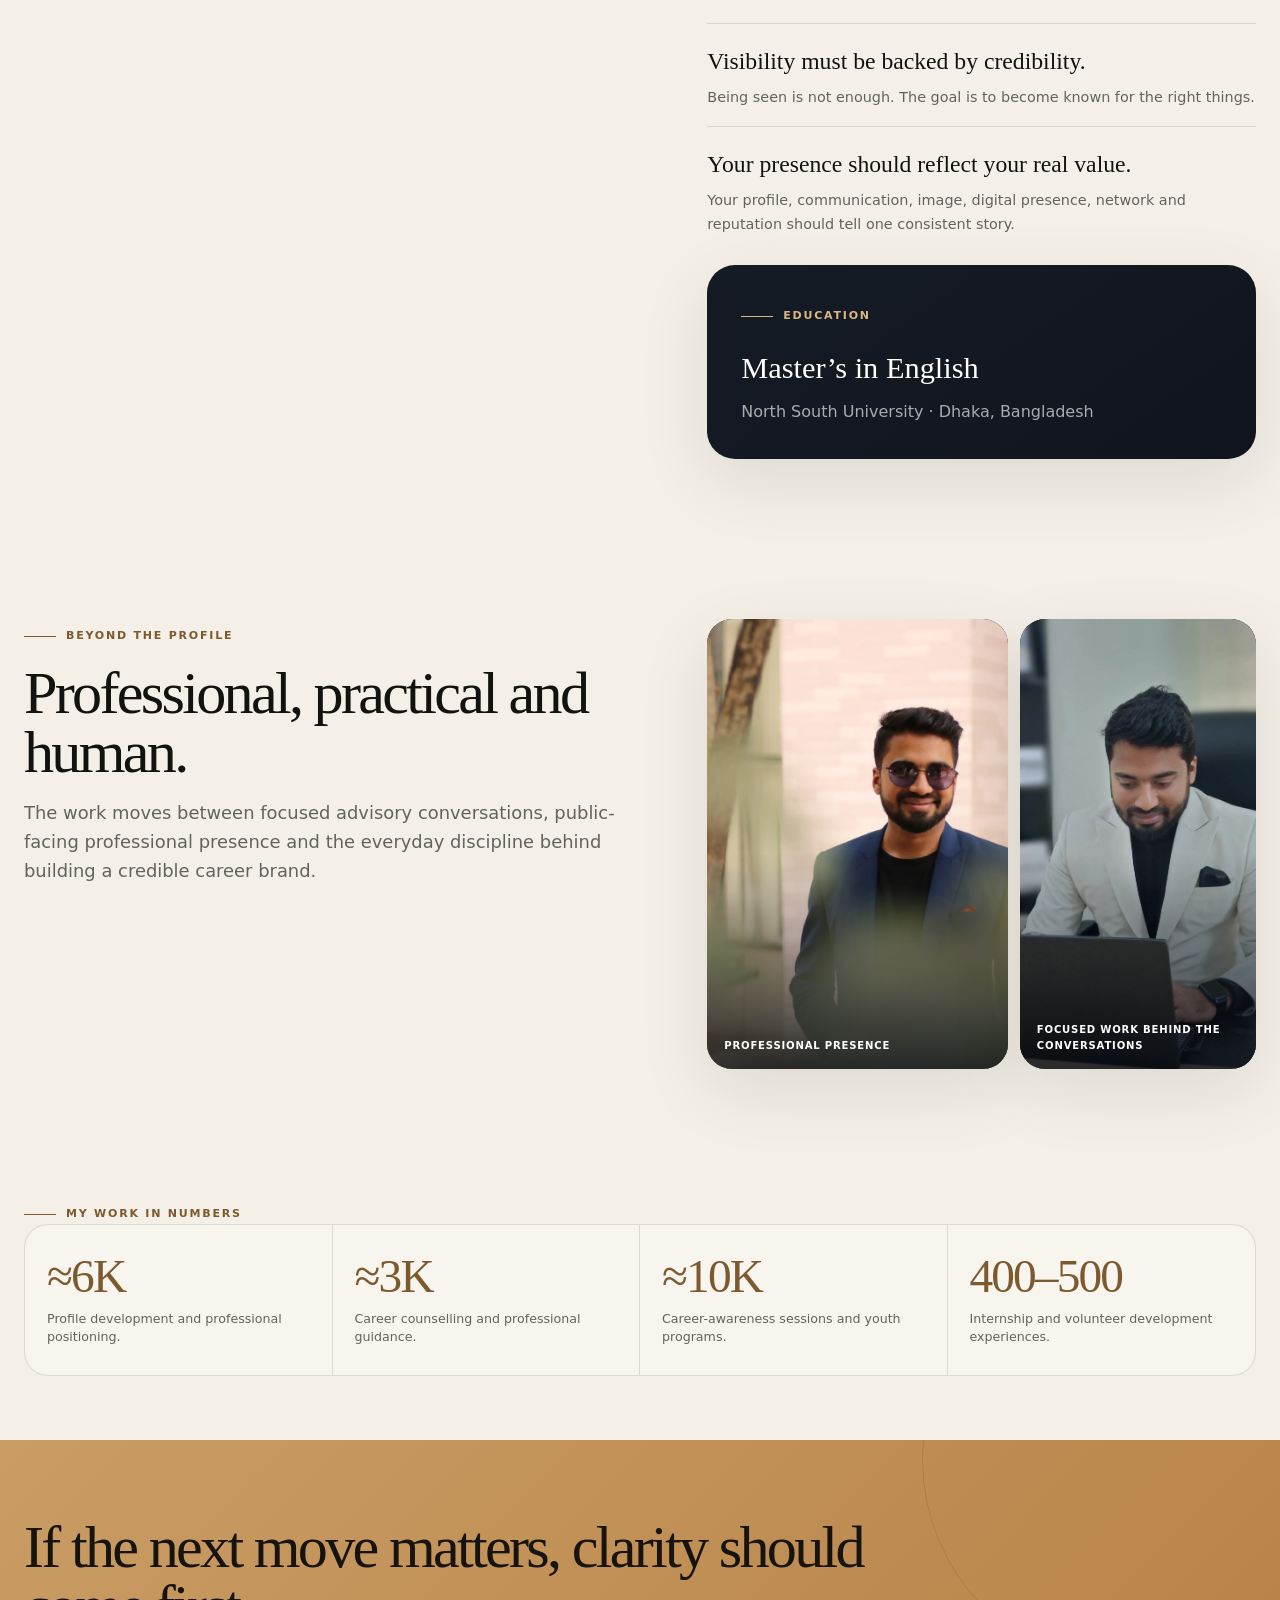
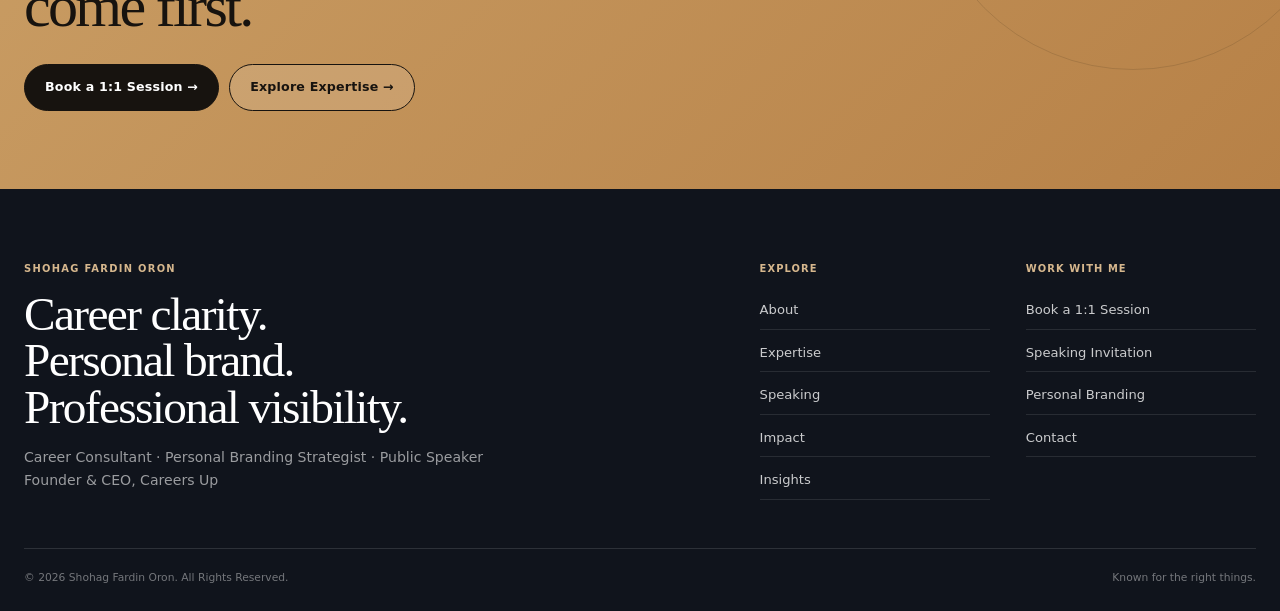
<file: about.html>
<!DOCTYPE html>
<html lang="en"><head><meta charset="utf-8"/><meta content="width=device-width,initial-scale=1" name="viewport"/><title>About Shohag Fardin Oron | Career Consultant &amp; Founder of Careers Up</title><meta content="Learn about Shohag Fardin Oron, his work in career consulting, personal branding and professional development." name="description"/><meta content="#f4f0e7" name="theme-color"/><link href="favicon.svg" rel="icon" type="image/svg+xml"/><link href="styles.css" rel="stylesheet"/><meta content="index,follow,max-image-preview:large" name="robots"/><meta content="light" name="color-scheme"/><meta content="website" property="og:type"/><meta content="About Shohag Fardin Oron | Career Consultant &amp; Founder of Careers Up" property="og:title"/><meta content="Learn about Shohag Fardin Oron, his work in career consulting, personal branding and professional development." property="og:description"/></head><body data-page="about"><a class="skip-link" href="#main-content">Skip to content</a><header class="site-header">
<div aria-hidden="true" class="page-progress"><span></span></div>
<div class="container nav-shell">
<div class="nav">
<a aria-label="Shohag Fardin Oron home" class="brand" href="index.html">
<span class="brand-mark brand-photo" aria-hidden="true"><img src="assets/images/dock-avatar-formal.jpg" alt="" width="96" height="96" decoding="async" fetchpriority="high"/></span>
<span class="brand-copy"><b>Shohag Fardin Oron</b><span>Career · Brand · Visibility</span></span>
</a>
<nav aria-label="Main navigation" class="nav-links" id="main-nav"><a class="" href="index.html">Home</a><a aria-current="page" class="active" href="about.html">About</a><a class="" href="expertise.html">Expertise</a><a class="" href="speaking.html">Speaking</a><a class="" href="impact.html">Impact</a><a class="" href="insights.html">Insights</a><a class="" href="book.html">Book a 1:1 Session</a></nav>
<a class="nav-cta" href="book.html">BOOK A 1:1 SESSION</a>
<button aria-controls="main-nav" aria-expanded="false" aria-label="Open navigation" class="menu-btn" type="button"><span></span></button>
</div>
</div>
</header><main id="main-content"><section class="page-hero photo-hero" data-word="ABOUT" style="--page-photo:url('assets/images/lifestyle-portrait.jpg');--page-pos:center 24%"><div class="container"><span class="eyebrow">About Shohag Fardin Oron</span><h1 class="display">A career should be<br/><em style="font-style:normal;color:var(--accent-dark)">intentional.</em></h1><p class="lead">Career Consultant, Personal Branding Strategist, Public Speaker and Founder &amp; CEO of Careers Up.</p></div></section>
<section class="section"><div class="container grid-2"><div class="editorial-copy reveal"><span class="eyebrow">The work</span><p class="pull">How can capable people become clearer about their careers and better positioned for the opportunities they deserve?</p><p>Over the years, I have worked with professionals and students at different stages of their journeys. Again and again, I have seen talented people struggle not because they lack potential, but because they lack clear career direction, strong professional positioning or the ability to communicate their value effectively.</p><p>That experience shaped the work I do today.</p><p>I help professionals understand their career situation, identify what is holding them back, build a stronger professional identity and become more intentional about how they are perceived in the market.</p><p>Through <strong>Careers Up</strong>, I am also working toward a broader career-development ecosystem that connects career direction, personal branding, professional profiles and long-term career growth.</p></div><div><figure class="about-portrait reveal"><img alt="Shohag Fardin Oron" decoding="async" height="2048" loading="lazy" src="assets/images/shohag-fardin-oron-hero.jpg" width="1365"/><figcaption>Career Consultant · Personal Branding Strategist · Public Speaker</figcaption></figure><div class="belief-list reveal"><div class="belief"><h3>Career growth should be intentional.</h3><p>Know where you are, where you want to go and what needs to change.</p></div><div class="belief"><h3>Personal branding is professional clarity.</h3><p>Your expertise, value and professional identity should be easy to understand.</p></div><div class="belief"><h3>Visibility must be backed by credibility.</h3><p>Being seen is not enough. The goal is to become known for the right things.</p></div><div class="belief"><h3>Your presence should reflect your real value.</h3><p>Your profile, communication, image, digital presence, network and reputation should tell one consistent story.</p></div></div><div class="edu-box reveal" style="margin-top:28px"><span class="eyebrow" style="color:#d8b784">Education</span><b>Master’s in English</b><span>North South University · Dhaka, Bangladesh</span></div></div></div></section>
<section class="section tight photo-story-section"><div class="container"><div class="grid-2"><div><span class="eyebrow reveal">Beyond the profile</span><h2 class="title reveal" style="margin-top:18px">Professional, practical and human.</h2><p class="lead reveal">The work moves between focused advisory conversations, public-facing professional presence and the everyday discipline behind building a credible career brand.</p></div><div class="image-story-grid reveal"><figure class="story-photo story-photo-wide"><img alt="Shohag Fardin Oron in a professional lifestyle portrait" decoding="async" height="1066" loading="lazy" src="assets/images/lifestyle-portrait.jpg" width="1599"/><figcaption>Professional presence</figcaption></figure><figure class="story-photo"><img alt="Shohag Fardin Oron working at a laptop" decoding="async" height="2048" loading="lazy" src="assets/images/office-laptop.jpg" width="2043"/><figcaption>Focused work behind the conversations</figcaption></figure></div></div></div></section>
<section class="section tight"><div class="container"><span class="eyebrow reveal">My work in numbers</span><div class="metrics reveal"><div class="metric"><b>≈6K</b><span>Profile development and professional positioning.</span></div><div class="metric"><b>≈3K</b><span>Career counselling and professional guidance.</span></div><div class="metric"><b>≈10K</b><span>Career-awareness sessions and youth programs.</span></div><div class="metric"><b>400–500</b><span>Internship and volunteer development experiences.</span></div></div></div></section>
<section class="cta"><div class="container"><h2 class="title reveal">If the next move matters, clarity should come first.</h2><div class="actions reveal"><a class="btn primary" href="book.html">Book a 1:1 Session →</a><a class="btn secondary" href="expertise.html">Explore Expertise →</a></div></div></section></main><footer class="footer">
<div class="container">
<div class="footer-top">
<div class="footer-brand">
<span class="footer-kicker">SHOHAG FARDIN ORON</span>
<h2>Career clarity.<br/>Personal brand.<br/>Professional visibility.</h2>
<p>Career Consultant · Personal Branding Strategist · Public Speaker<br/>Founder &amp; CEO, Careers Up</p>
</div>
<div class="footer-link-groups">
<div class="footer-nav-group"><span>Explore</span><a href="about.html">About</a><a href="expertise.html">Expertise</a><a href="speaking.html">Speaking</a><a href="impact.html">Impact</a><a href="insights.html">Insights</a></div>
<div class="footer-nav-group"><span>Work with me</span><a href="book.html">Book a 1:1 Session</a><a href="book.html?type=speaking#contact">Speaking Invitation</a><a href="book.html?type=personal-branding#contact">Personal Branding</a><a href="book.html#contact">Contact</a></div>
</div>
</div>
<div class="footer-bottom"><span>© 2026 Shohag Fardin Oron. All Rights Reserved.</span><span>Known for the right things.</span></div>
</div>
</footer><button aria-label="Back to top" class="back-to-top" type="button">↑</button><script src="script.js"></script></body></html>
</file>
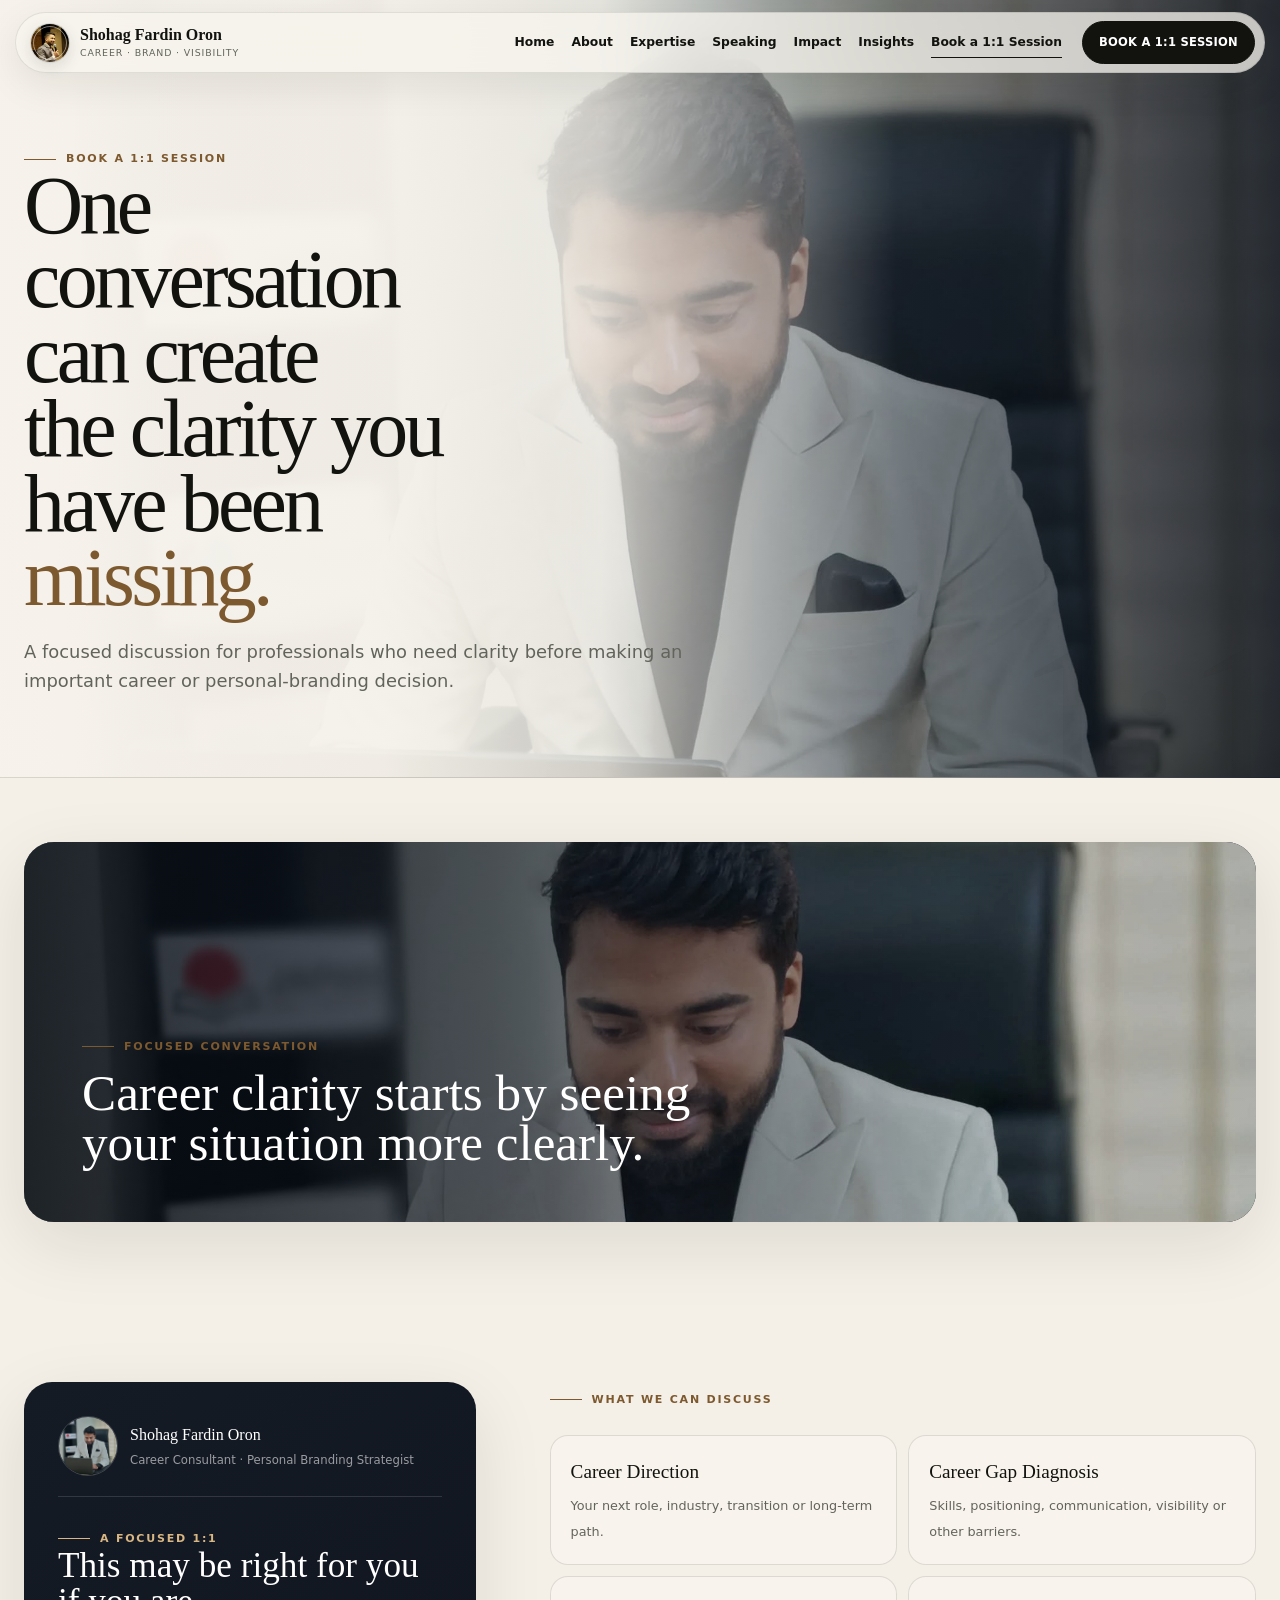
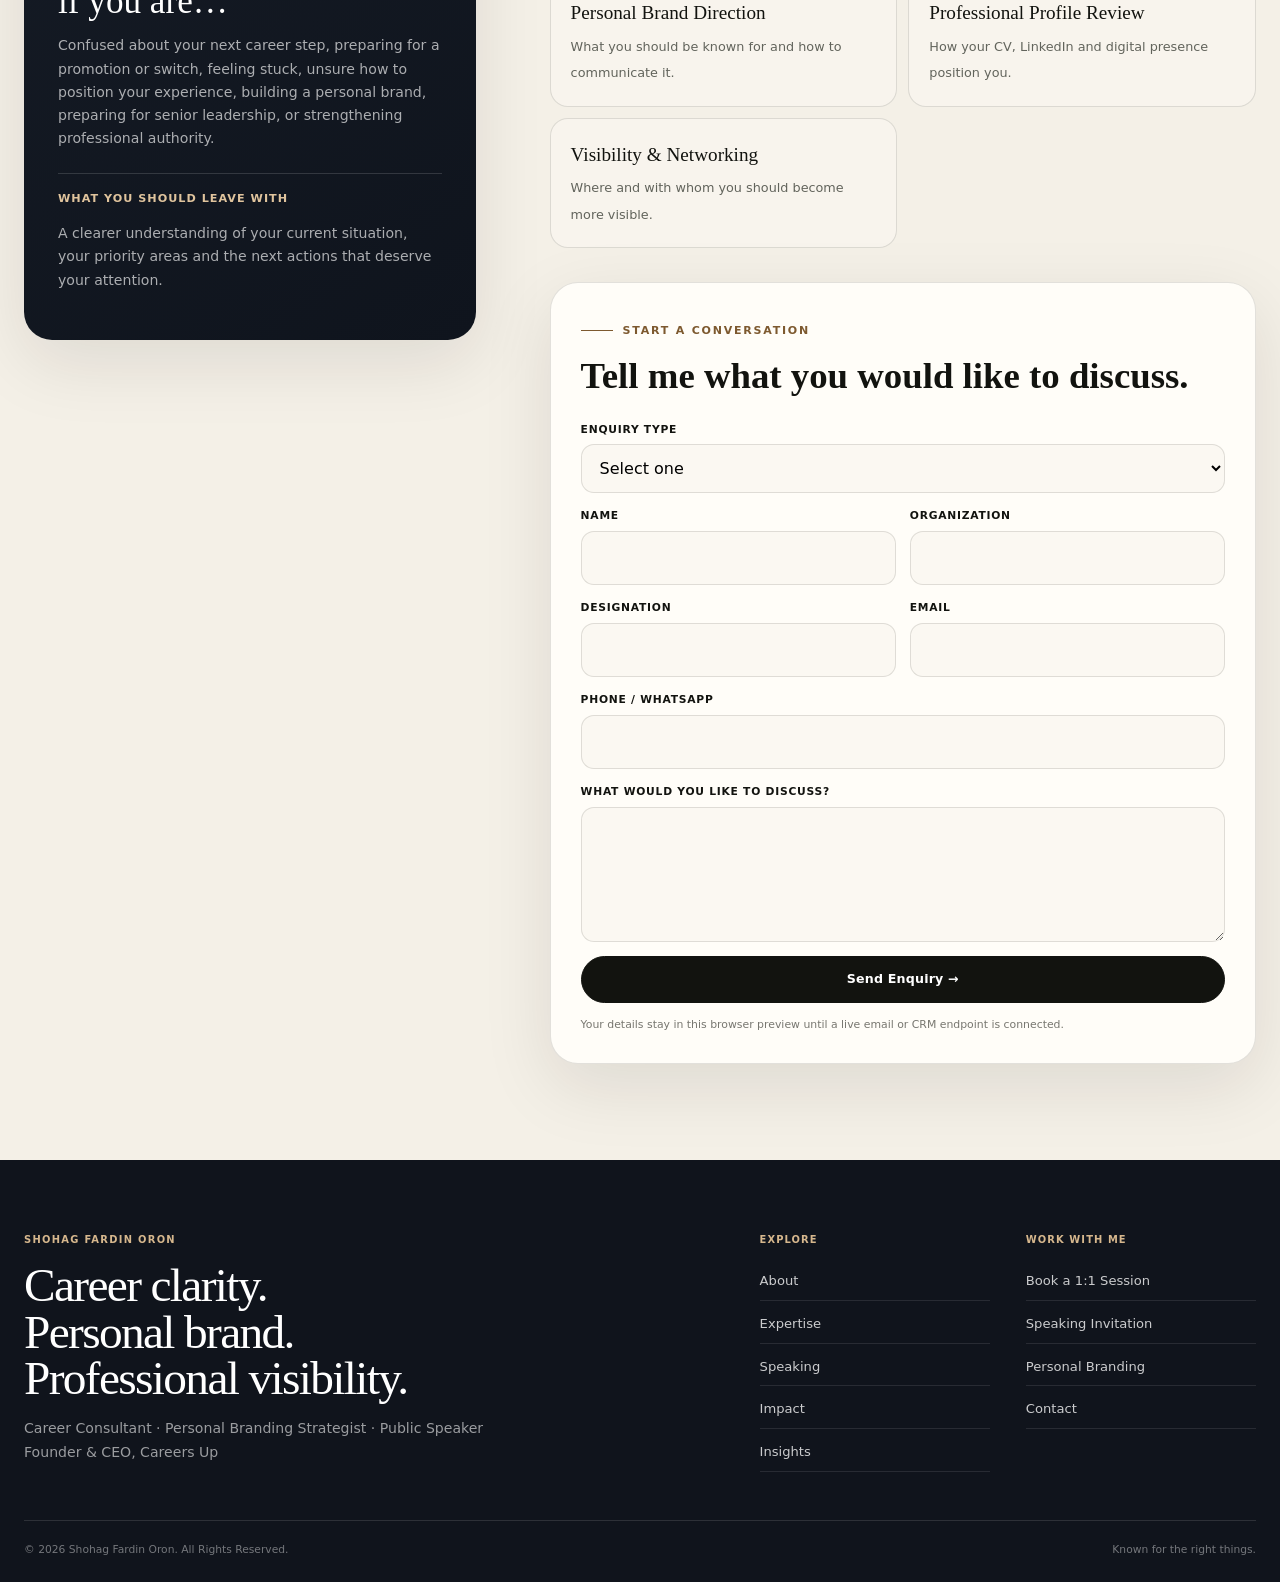
<file: book.html>
<!DOCTYPE html>

<html lang="en"><head><meta charset="utf-8"/><meta content="width=device-width,initial-scale=1" name="viewport"/><title>Book a 1:1 Session | Shohag Fardin Oron</title><meta content="Book a focused 1:1 session with Shohag Fardin Oron for career direction, personal branding, profile review and professional positioning." name="description"/><meta content="#f4f0e7" name="theme-color"/><link href="favicon.svg" rel="icon" type="image/svg+xml"/><link href="styles.css" rel="stylesheet"/><meta content="index,follow,max-image-preview:large" name="robots"/><meta content="light" name="color-scheme"/><meta content="website" property="og:type"/><meta content="Book a 1:1 Session | Shohag Fardin Oron" property="og:title"/><meta content="Book a focused 1:1 session with Shohag Fardin Oron for career direction, personal branding, profile review and professional positioning." property="og:description"/></head><body data-page="book"><a class="skip-link" href="#main-content">Skip to content</a><header class="site-header">
<div aria-hidden="true" class="page-progress"><span></span></div>
<div class="container nav-shell">
<div class="nav">
<a aria-label="Shohag Fardin Oron home" class="brand" href="index.html">
<span class="brand-mark brand-photo" aria-hidden="true"><img src="assets/images/dock-avatar-formal.jpg" alt="" width="96" height="96" decoding="async" fetchpriority="high"/></span>
<span class="brand-copy"><b>Shohag Fardin Oron</b><span>Career · Brand · Visibility</span></span>
</a>
<nav aria-label="Main navigation" class="nav-links" id="main-nav"><a class="" href="index.html">Home</a><a class="" href="about.html">About</a><a class="" href="expertise.html">Expertise</a><a class="" href="speaking.html">Speaking</a><a class="" href="impact.html">Impact</a><a class="" href="insights.html">Insights</a><a aria-current="page" class="active" href="book.html">Book a 1:1 Session</a></nav>
<a class="nav-cta" href="book.html">BOOK A 1:1 SESSION</a>
<button aria-controls="main-nav" aria-expanded="false" aria-label="Open navigation" class="menu-btn" type="button"><span></span></button>
</div>
</div>
</header><main id="main-content"><section class="page-hero photo-hero" data-word="1:1" style="--page-photo:url('assets/images/office-laptop.jpg');--page-pos:center 30%"><div class="container"><span class="eyebrow">Book a 1:1 Session</span><h1 class="display">One conversation can create<br/>the clarity you have been <em style="font-style:normal;color:var(--accent-dark)">missing.</em></h1><p class="lead">A focused discussion for professionals who need clarity before making an important career or personal-branding decision.</p></div></section>
<section class="section tight session-visual-section"><div class="container"><figure class="session-visual reveal"><img alt="Shohag Fardin Oron in a focused professional work session" decoding="async" height="2048" loading="lazy" src="assets/images/office-laptop.jpg" width="2043"/><figcaption><span class="eyebrow">Focused conversation</span><strong>Career clarity starts by seeing your situation more clearly.</strong></figcaption></figure></div></section>
<section class="section"><div class="container booking-layout"><aside class="sticky-panel reveal"><div class="book-profile"><img alt="Shohag Fardin Oron in a professional work setting" decoding="async" height="2048" loading="lazy" src="assets/images/office-laptop.jpg" width="2043"/><div><strong>Shohag Fardin Oron</strong><span>Career Consultant · Personal Branding Strategist</span></div></div><span class="eyebrow" style="color:#d8b784">A focused 1:1</span><h2>This may be right for you if you are…</h2><p>Confused about your next career step, preparing for a promotion or switch, feeling stuck, unsure how to position your experience, building a personal brand, preparing for senior leadership, or strengthening professional authority.</p><div class="mini">What you should leave with</div><p>A clearer understanding of your current situation, your priority areas and the next actions that deserve your attention.</p></aside><div><span class="eyebrow reveal">What we can discuss</span><div class="discuss-grid reveal" style="margin-top:26px"><div class="discuss"><b>Career Direction</b><span>Your next role, industry, transition or long-term path.</span></div><div class="discuss"><b>Career Gap Diagnosis</b><span>Skills, positioning, communication, visibility or other barriers.</span></div><div class="discuss"><b>Personal Brand Direction</b><span>What you should be known for and how to communicate it.</span></div><div class="discuss"><b>Professional Profile Review</b><span>How your CV, LinkedIn and digital presence position you.</span></div><div class="discuss"><b>Visibility &amp; Networking</b><span>Where and with whom you should become more visible.</span></div></div>
<div class="form-card reveal" id="contact"><span class="eyebrow">Start a conversation</span><h2 style="font-family:var(--serif);font-size:2.3rem;line-height:1;margin:18px 0 26px">Tell me what you would like to discuss.</h2><form data-demo-form="" data-enquiry-form="true"><div class="form-grid"><div class="field full"><label for="type">Enquiry Type</label><select id="type" required=""><option value="">Select one</option><option>1:1 Career Session</option><option>Personal Branding</option><option>Speaking Invitation</option><option>Corporate Session / Workshop</option><option>Podcast / Media</option><option>Partnership</option><option>Other</option></select></div><div class="field"><label for="name">Name</label><input autocomplete="name" id="name" required=""/></div><div class="field"><label for="org">Organization</label><input autocomplete="organization" id="org"/></div><div class="field"><label for="designation">Designation</label><input id="designation"/></div><div class="field"><label for="email">Email</label><input autocomplete="email" id="email" required="" type="email"/></div><div class="field full"><label for="phone">Phone / WhatsApp</label><input autocomplete="tel" id="phone" type="tel"/></div><div class="field full"><label for="message">What would you like to discuss?</label><textarea id="message" required=""></textarea></div><div class="field full"><button class="btn primary" type="submit">Send Enquiry →</button><p class="form-note">Your details stay in this browser preview until a live email or CRM endpoint is connected.</p><div aria-live="polite" class="form-success" role="status">Your enquiry details have been prepared in this preview.</div></div></div></form></div></div></div></section></main><footer class="footer">
<div class="container">
<div class="footer-top">
<div class="footer-brand">
<span class="footer-kicker">SHOHAG FARDIN ORON</span>
<h2>Career clarity.<br/>Personal brand.<br/>Professional visibility.</h2>
<p>Career Consultant · Personal Branding Strategist · Public Speaker<br/>Founder &amp; CEO, Careers Up</p>
</div>
<div class="footer-link-groups">
<div class="footer-nav-group"><span>Explore</span><a href="about.html">About</a><a href="expertise.html">Expertise</a><a href="speaking.html">Speaking</a><a href="impact.html">Impact</a><a href="insights.html">Insights</a></div>
<div class="footer-nav-group"><span>Work with me</span><a href="book.html">Book a 1:1 Session</a><a href="book.html?type=speaking#contact">Speaking Invitation</a><a href="book.html?type=personal-branding#contact">Personal Branding</a><a href="book.html#contact">Contact</a></div>
</div>
</div>
<div class="footer-bottom"><span>© 2026 Shohag Fardin Oron. All Rights Reserved.</span><span>Known for the right things.</span></div>
</div>
</footer><button aria-label="Back to top" class="back-to-top" type="button">↑</button><script src="script.js"></script></body></html>
</file>
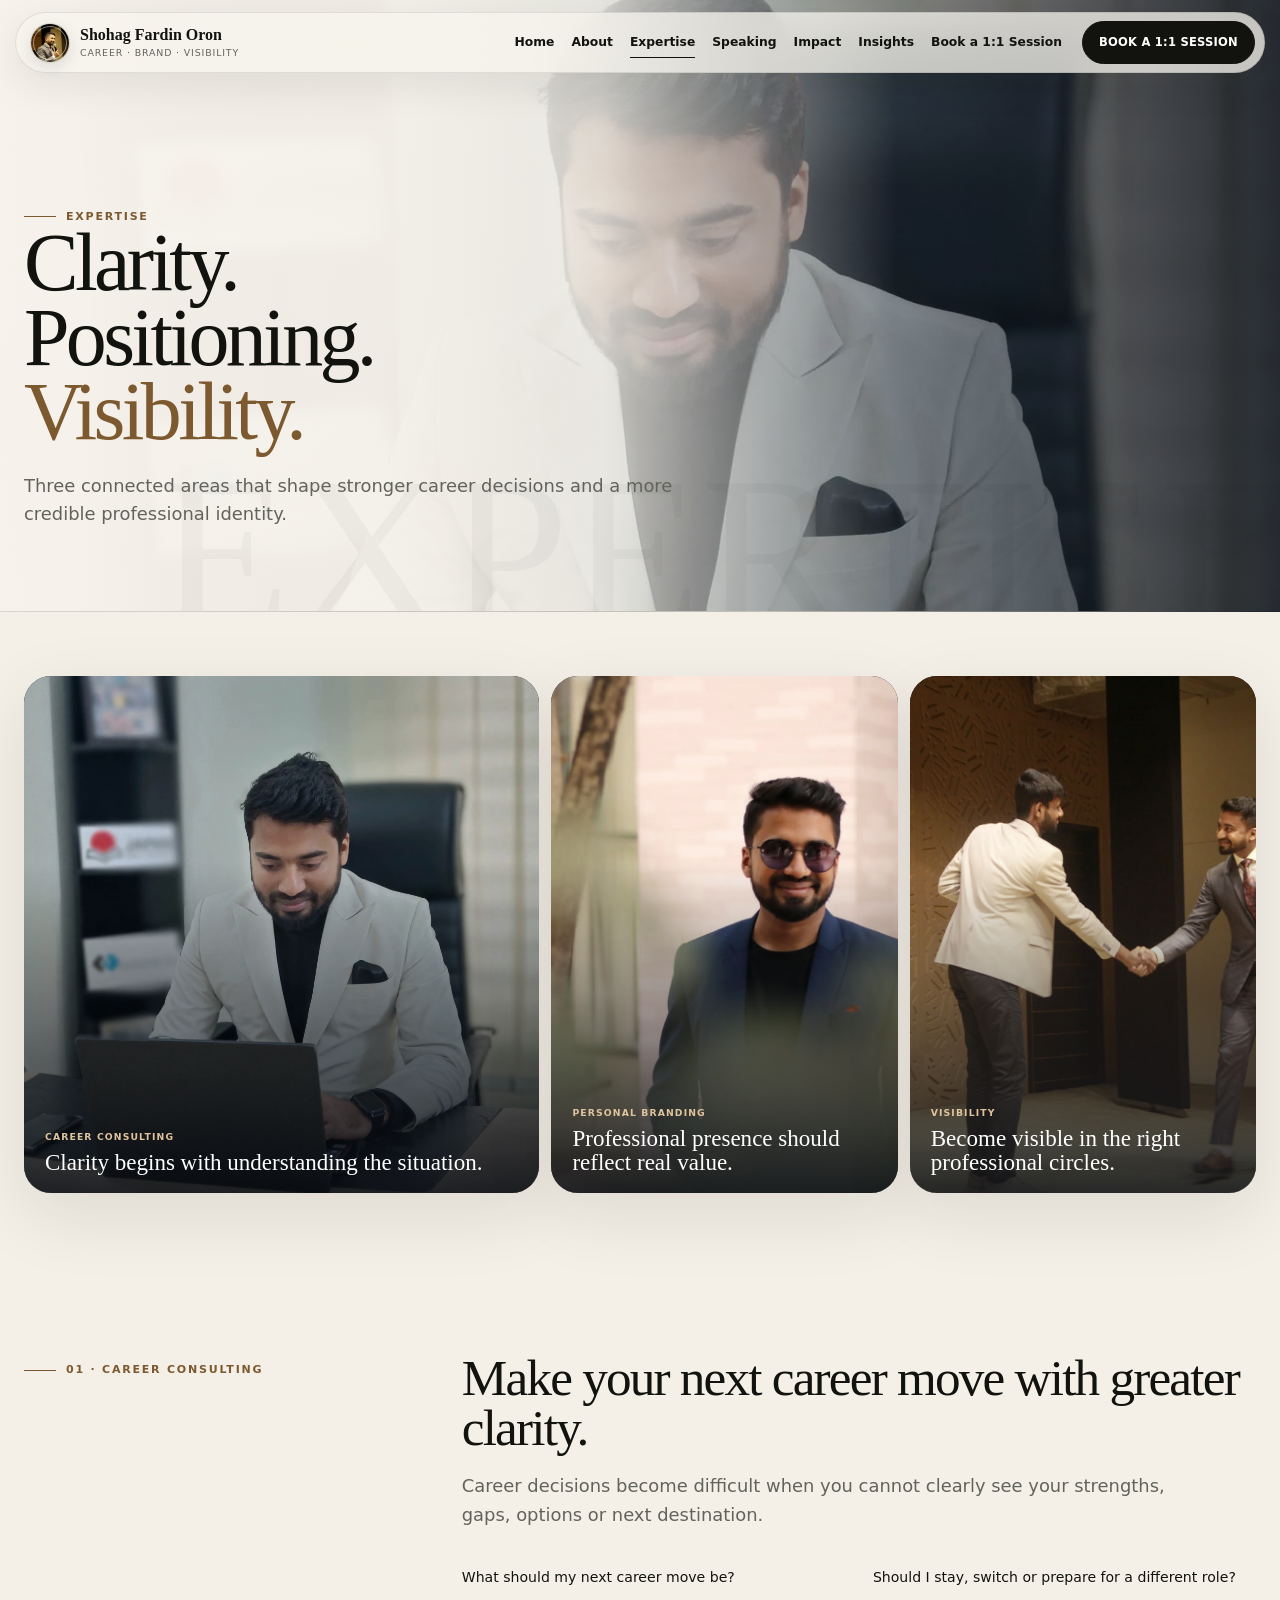
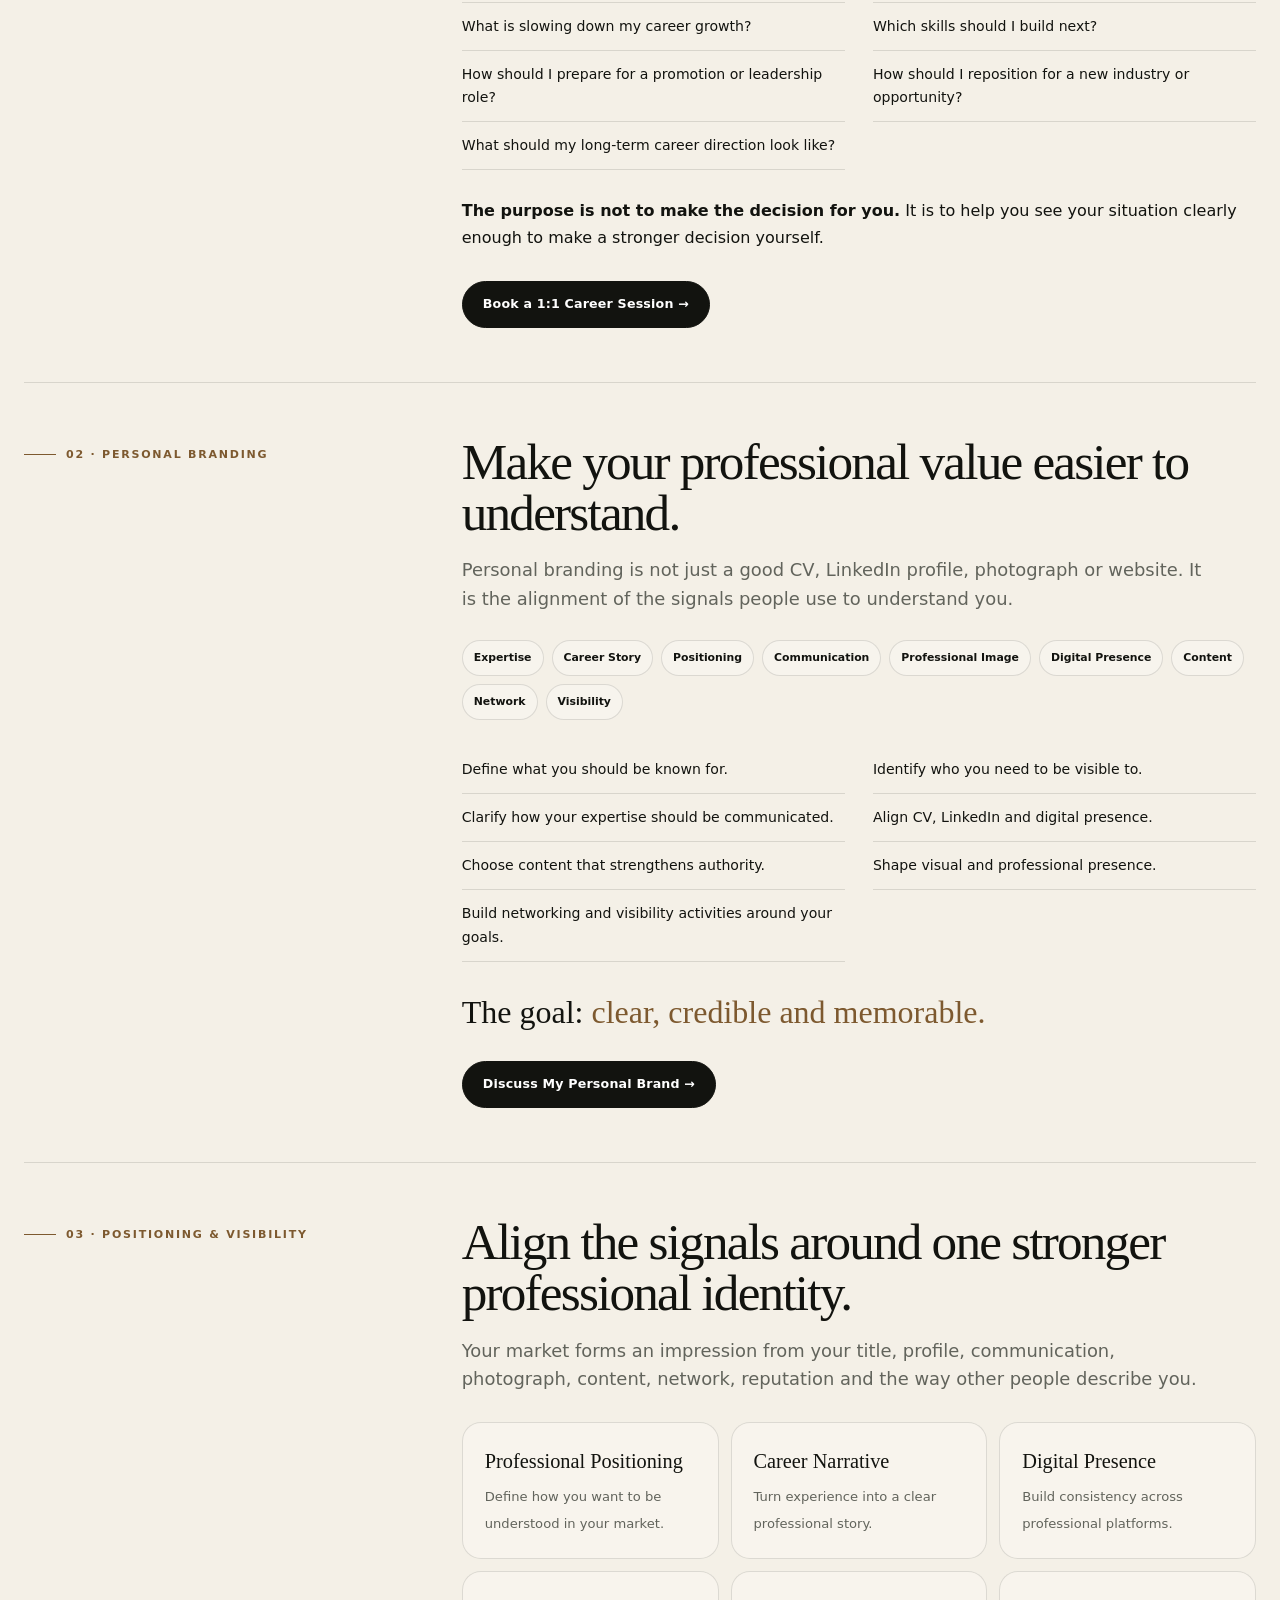
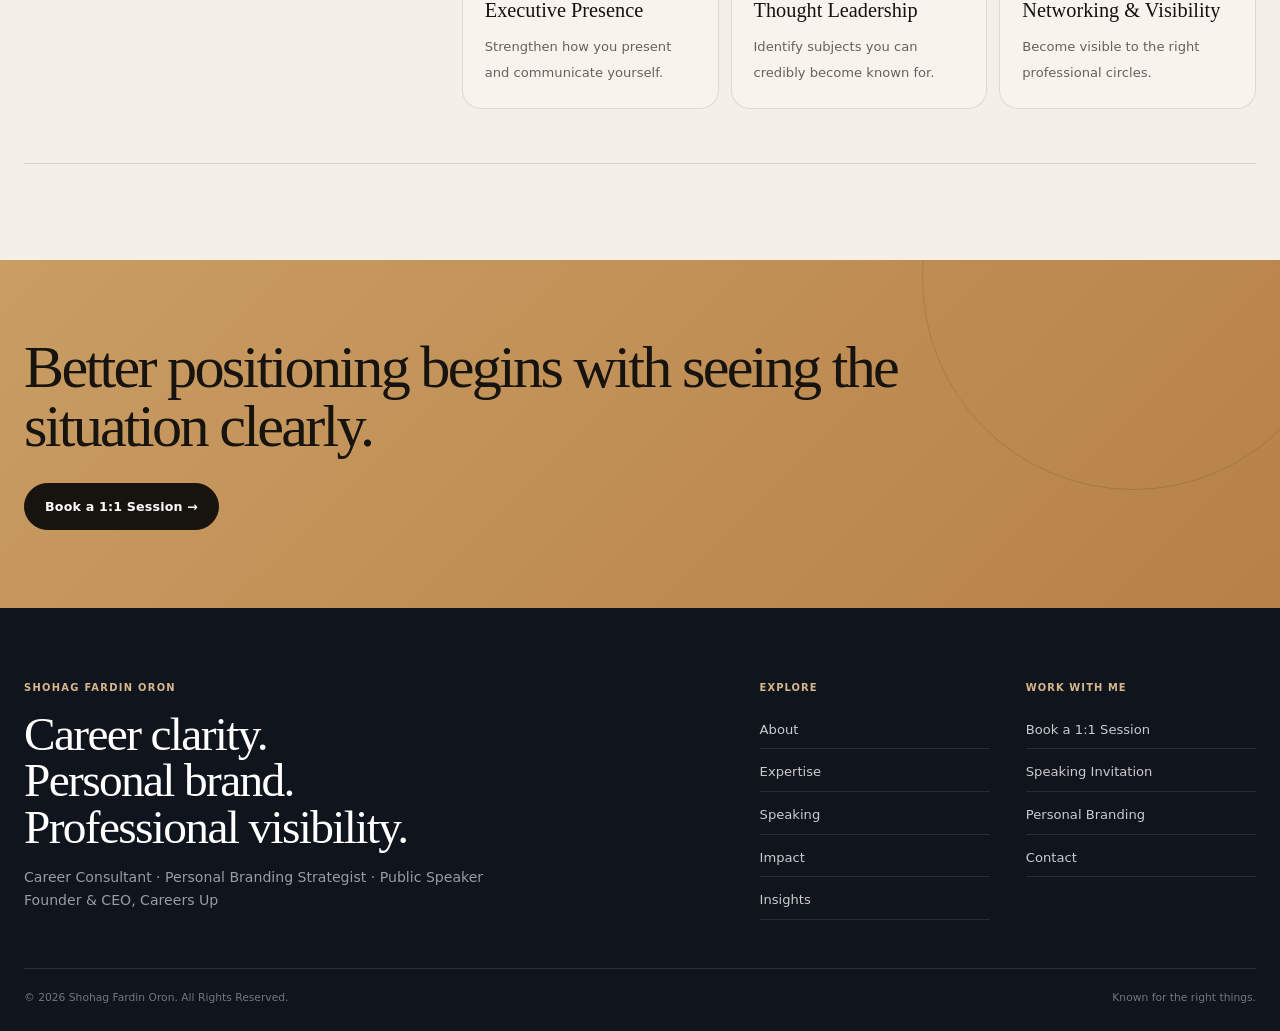
<file: expertise.html>
<!DOCTYPE html>
<html lang="en"><head><meta charset="utf-8"/><meta content="width=device-width,initial-scale=1" name="viewport"/><title>Expertise | Career Consulting &amp; Personal Branding Strategy</title><meta content="Explore career consulting, personal branding strategy, professional positioning and visibility with Shohag Fardin Oron." name="description"/><meta content="#f4f0e7" name="theme-color"/><link href="favicon.svg" rel="icon" type="image/svg+xml"/><link href="styles.css" rel="stylesheet"/><meta content="index,follow,max-image-preview:large" name="robots"/><meta content="light" name="color-scheme"/><meta content="website" property="og:type"/><meta content="Expertise | Career Consulting &amp; Personal Branding Strategy" property="og:title"/><meta content="Explore career consulting, personal branding strategy, professional positioning and visibility with Shohag Fardin Oron." property="og:description"/></head><body data-page="expertise"><a class="skip-link" href="#main-content">Skip to content</a><header class="site-header">
<div aria-hidden="true" class="page-progress"><span></span></div>
<div class="container nav-shell">
<div class="nav">
<a aria-label="Shohag Fardin Oron home" class="brand" href="index.html">
<span class="brand-mark brand-photo" aria-hidden="true"><img src="assets/images/dock-avatar-formal.jpg" alt="" width="96" height="96" decoding="async" fetchpriority="high"/></span>
<span class="brand-copy"><b>Shohag Fardin Oron</b><span>Career · Brand · Visibility</span></span>
</a>
<nav aria-label="Main navigation" class="nav-links" id="main-nav"><a class="" href="index.html">Home</a><a class="" href="about.html">About</a><a aria-current="page" class="active" href="expertise.html">Expertise</a><a class="" href="speaking.html">Speaking</a><a class="" href="impact.html">Impact</a><a class="" href="insights.html">Insights</a><a class="" href="book.html">Book a 1:1 Session</a></nav>
<a class="nav-cta" href="book.html">BOOK A 1:1 SESSION</a>
<button aria-controls="main-nav" aria-expanded="false" aria-label="Open navigation" class="menu-btn" type="button"><span></span></button>
</div>
</div>
</header><main id="main-content"><section class="page-hero photo-hero" data-word="EXPERTISE" style="--page-photo:url('assets/images/office-laptop.jpg');--page-pos:center 34%"><div class="container"><span class="eyebrow">Expertise</span><h1 class="display">Clarity.<br/>Positioning.<br/><em style="font-style:normal;color:var(--accent-dark)">Visibility.</em></h1><p class="lead">Three connected areas that shape stronger career decisions and a more credible professional identity.</p></div></section>
<section class="section tight expertise-photo-section"><div class="container">
<div class="expertise-photo-grid reveal">
<figure class="expertise-photo-card primary"><img alt="Shohag Fardin Oron working on professional career strategy" decoding="async" height="2048" loading="lazy" src="assets/images/office-laptop.jpg" width="2043"/><figcaption><span>Career Consulting</span><strong>Clarity begins with understanding the situation.</strong></figcaption></figure>
<figure class="expertise-photo-card"><img alt="Professional portrait of Shohag Fardin Oron" decoding="async" height="1066" loading="lazy" src="assets/images/lifestyle-portrait.jpg" width="1599"/><figcaption><span>Personal Branding</span><strong>Professional presence should reflect real value.</strong></figcaption></figure>
<figure class="expertise-photo-card"><img alt="Shohag Fardin Oron networking at a professional event" decoding="async" height="1365" loading="lazy" src="assets/images/networking-handshake.jpg" width="2048"/><figcaption><span>Visibility</span><strong>Become visible in the right professional circles.</strong></figcaption></figure>
</div>
</div></section>
<section class="section"><div class="container"><article class="service-block" id="career"><div class="service-head"><div><span class="eyebrow">01 · Career Consulting</span></div><div><h2>Make your next career move with greater clarity.</h2><p class="lead">Career decisions become difficult when you cannot clearly see your strengths, gaps, options or next destination.</p><ul class="clean-list"><li>What should my next career move be?</li><li>Should I stay, switch or prepare for a different role?</li><li>What is slowing down my career growth?</li><li>Which skills should I build next?</li><li>How should I prepare for a promotion or leadership role?</li><li>How should I reposition for a new industry or opportunity?</li><li>What should my long-term career direction look like?</li></ul><p style="margin-top:28px"><strong>The purpose is not to make the decision for you.</strong> It is to help you see your situation clearly enough to make a stronger decision yourself.</p><div class="actions"><a class="btn primary" href="book.html?type=career#contact">Book a 1:1 Career Session →</a></div></div></div></article>
<article class="service-block" id="brand"><div class="service-head"><div><span class="eyebrow">02 · Personal Branding</span></div><div><h2>Make your professional value easier to understand.</h2><p class="lead">Personal branding is not just a good CV, LinkedIn profile, photograph or website. It is the alignment of the signals people use to understand you.</p><div class="signal-cloud"><span>Expertise</span><span>Career Story</span><span>Positioning</span><span>Communication</span><span>Professional Image</span><span>Digital Presence</span><span>Content</span><span>Network</span><span>Visibility</span></div><ul class="clean-list"><li>Define what you should be known for.</li><li>Identify who you need to be visible to.</li><li>Clarify how your expertise should be communicated.</li><li>Align CV, LinkedIn and digital presence.</li><li>Choose content that strengthens authority.</li><li>Shape visual and professional presence.</li><li>Build networking and visibility activities around your goals.</li></ul><p style="font-family:var(--serif);font-size:2rem;line-height:1.05;margin-top:34px">The goal: <em style="font-style:normal;color:var(--accent-dark)">clear, credible and memorable.</em></p><div class="actions"><a class="btn primary" href="book.html?type=personal-branding#contact">Discuss My Personal Brand →</a></div></div></div></article>
<article class="service-block"><div class="service-head"><div><span class="eyebrow">03 · Positioning &amp; Visibility</span></div><div><h2>Align the signals around one stronger professional identity.</h2><p class="lead">Your market forms an impression from your title, profile, communication, photograph, content, network, reputation and the way other people describe you.</p><div class="focus-grid"><div class="focus"><b>Professional Positioning</b><span>Define how you want to be understood in your market.</span></div><div class="focus"><b>Career Narrative</b><span>Turn experience into a clear professional story.</span></div><div class="focus"><b>Digital Presence</b><span>Build consistency across professional platforms.</span></div><div class="focus"><b>Executive Presence</b><span>Strengthen how you present and communicate yourself.</span></div><div class="focus"><b>Thought Leadership</b><span>Identify subjects you can credibly become known for.</span></div><div class="focus"><b>Networking &amp; Visibility</b><span>Become visible to the right professional circles.</span></div></div></div></div></article></div></section>
<section class="cta"><div class="container"><h2 class="title reveal">Better positioning begins with seeing the situation clearly.</h2><div class="actions reveal"><a class="btn primary" href="book.html">Book a 1:1 Session →</a></div></div></section></main><footer class="footer">
<div class="container">
<div class="footer-top">
<div class="footer-brand">
<span class="footer-kicker">SHOHAG FARDIN ORON</span>
<h2>Career clarity.<br/>Personal brand.<br/>Professional visibility.</h2>
<p>Career Consultant · Personal Branding Strategist · Public Speaker<br/>Founder &amp; CEO, Careers Up</p>
</div>
<div class="footer-link-groups">
<div class="footer-nav-group"><span>Explore</span><a href="about.html">About</a><a href="expertise.html">Expertise</a><a href="speaking.html">Speaking</a><a href="impact.html">Impact</a><a href="insights.html">Insights</a></div>
<div class="footer-nav-group"><span>Work with me</span><a href="book.html">Book a 1:1 Session</a><a href="book.html?type=speaking#contact">Speaking Invitation</a><a href="book.html?type=personal-branding#contact">Personal Branding</a><a href="book.html#contact">Contact</a></div>
</div>
</div>
<div class="footer-bottom"><span>© 2026 Shohag Fardin Oron. All Rights Reserved.</span><span>Known for the right things.</span></div>
</div>
</footer><button aria-label="Back to top" class="back-to-top" type="button">↑</button><script src="script.js"></script></body></html>
</file>
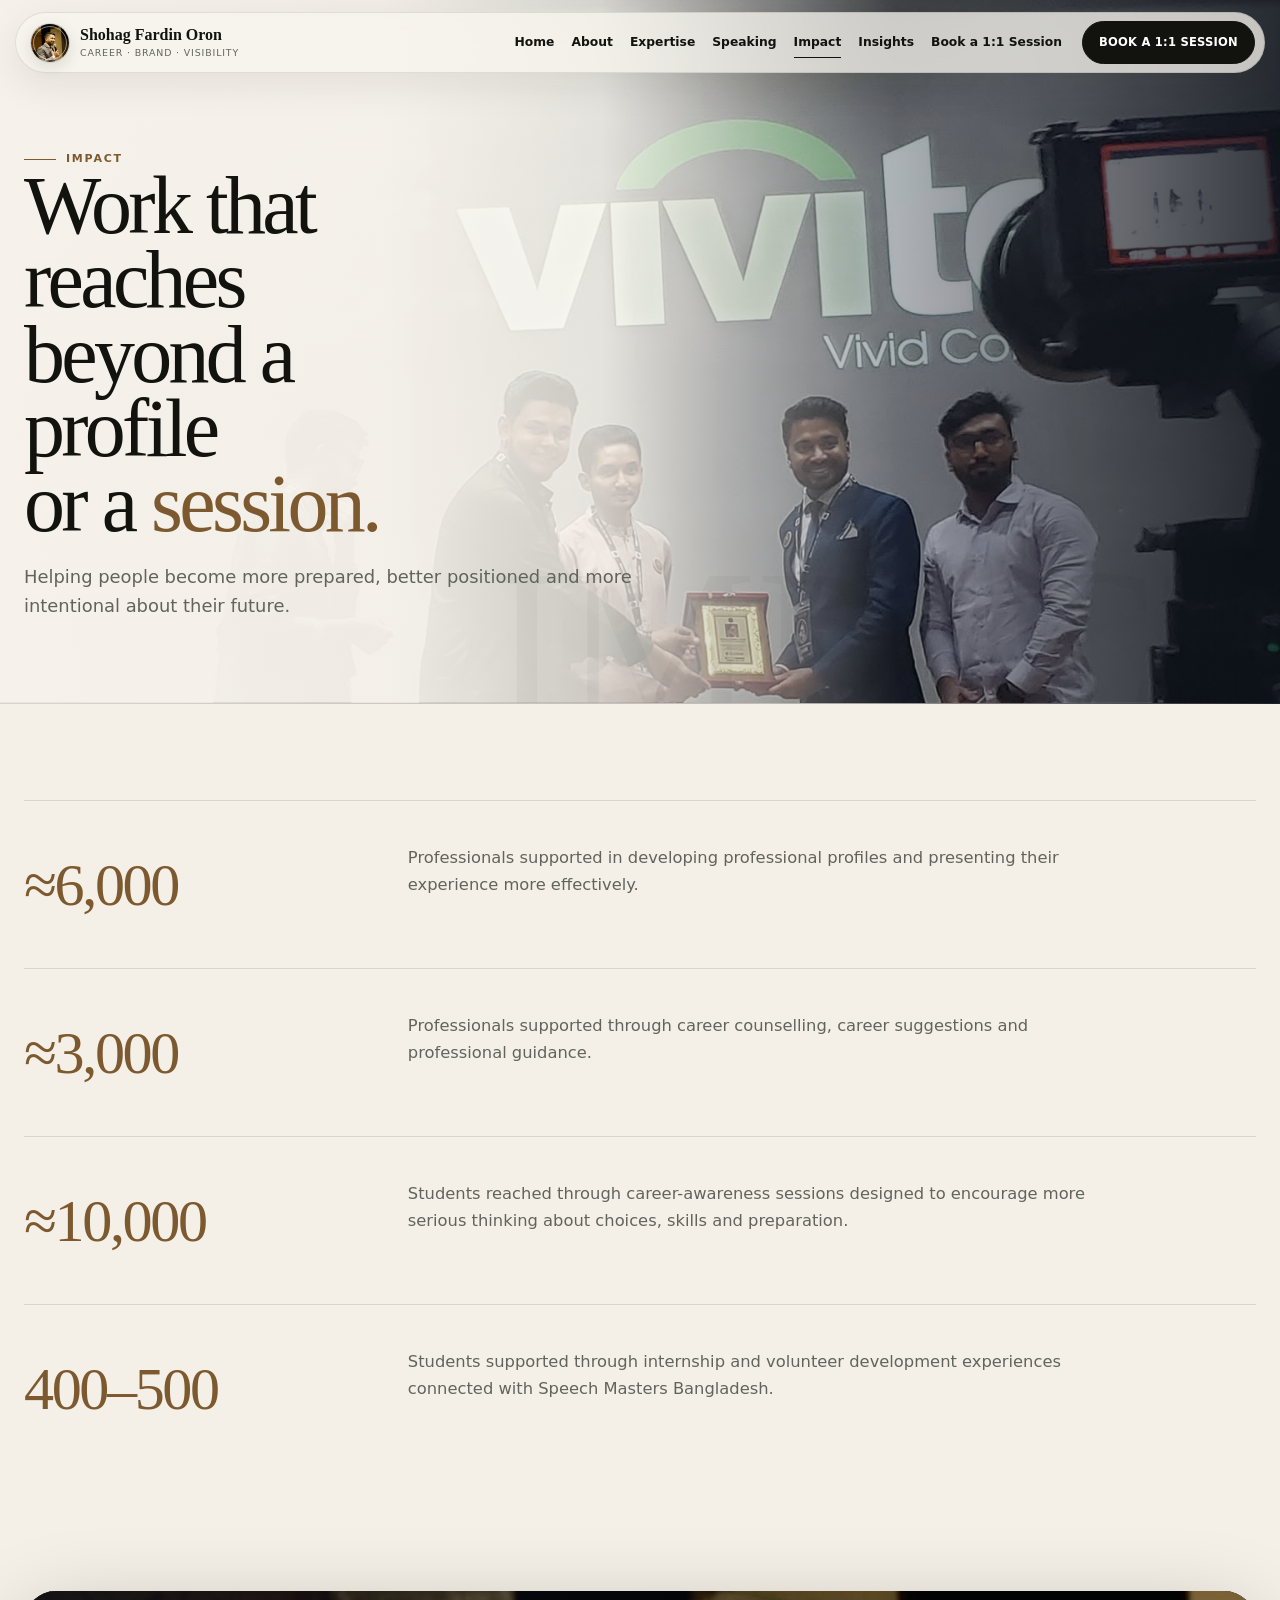
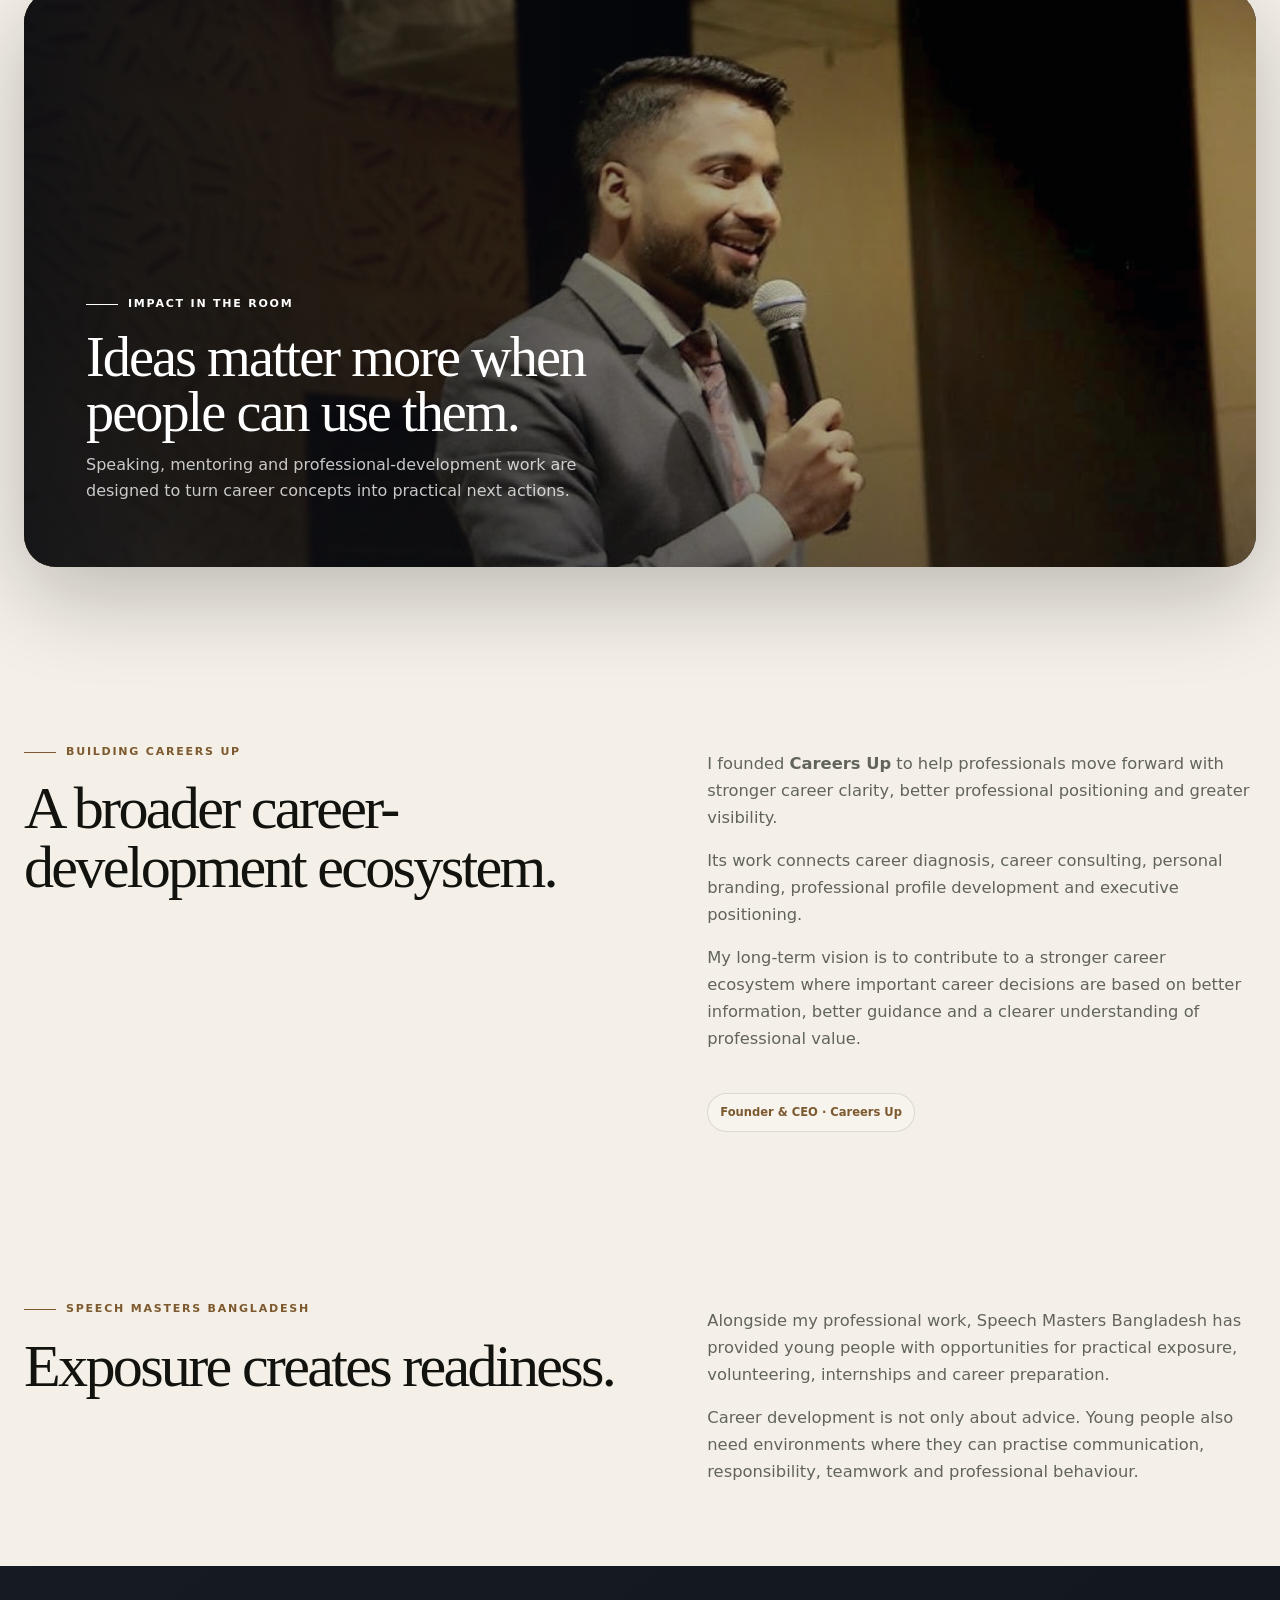
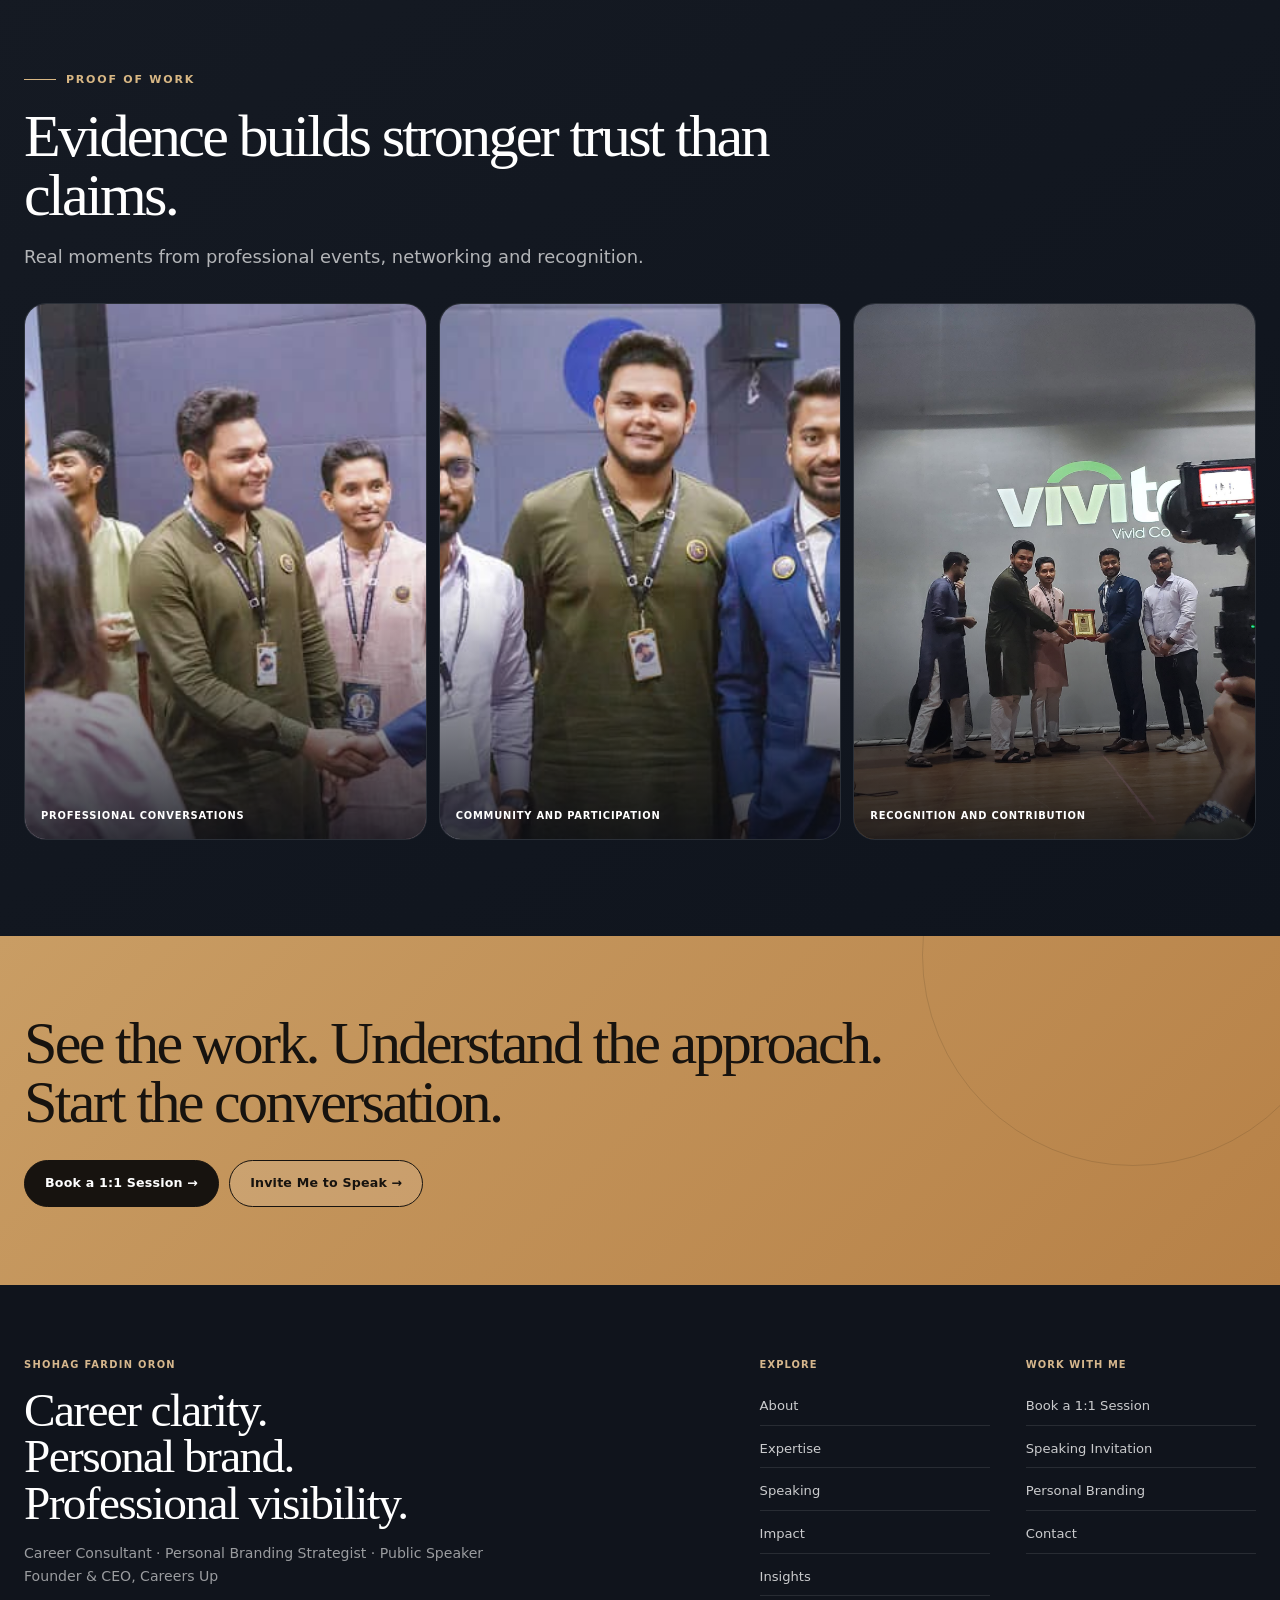
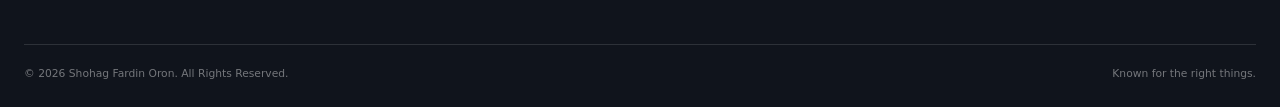
<file: impact.html>
<!DOCTYPE html>

<html lang="en"><head><meta charset="utf-8"/><meta content="width=device-width,initial-scale=1" name="viewport"/><title>Impact | Shohag Fardin Oron</title><meta content="Explore the professional and youth-development impact of Shohag Fardin Oron, Careers Up and Speech Masters Bangladesh." name="description"/><meta content="#f4f0e7" name="theme-color"/><link href="favicon.svg" rel="icon" type="image/svg+xml"/><link href="styles.css" rel="stylesheet"/><meta content="index,follow,max-image-preview:large" name="robots"/><meta content="light" name="color-scheme"/><meta content="website" property="og:type"/><meta content="Impact | Shohag Fardin Oron" property="og:title"/><meta content="Explore the professional and youth-development impact of Shohag Fardin Oron, Careers Up and Speech Masters Bangladesh." property="og:description"/></head><body data-page="impact"><a class="skip-link" href="#main-content">Skip to content</a><header class="site-header">
<div aria-hidden="true" class="page-progress"><span></span></div>
<div class="container nav-shell">
<div class="nav">
<a aria-label="Shohag Fardin Oron home" class="brand" href="index.html">
<span class="brand-mark brand-photo" aria-hidden="true"><img src="assets/images/dock-avatar-formal.jpg" alt="" width="96" height="96" decoding="async" fetchpriority="high"/></span>
<span class="brand-copy"><b>Shohag Fardin Oron</b><span>Career · Brand · Visibility</span></span>
</a>
<nav aria-label="Main navigation" class="nav-links" id="main-nav"><a class="" href="index.html">Home</a><a class="" href="about.html">About</a><a class="" href="expertise.html">Expertise</a><a class="" href="speaking.html">Speaking</a><a aria-current="page" class="active" href="impact.html">Impact</a><a class="" href="insights.html">Insights</a><a class="" href="book.html">Book a 1:1 Session</a></nav>
<a class="nav-cta" href="book.html">BOOK A 1:1 SESSION</a>
<button aria-controls="main-nav" aria-expanded="false" aria-label="Open navigation" class="menu-btn" type="button"><span></span></button>
</div>
</div>
</header><main id="main-content"><section class="page-hero photo-hero" data-word="IMPACT" style="--page-photo:url('assets/images/event-recognition.jpg');--page-pos:center 38%"><div class="container"><span class="eyebrow">Impact</span><h1 class="display">Work that reaches<br/>beyond a profile<br/>or a <em style="font-style:normal;color:var(--accent-dark)">session.</em></h1><p class="lead">Helping people become more prepared, better positioned and more intentional about their future.</p></div></section>
<section class="section"><div class="container"><div class="impact-row reveal"><b>≈6,000</b><p>Professionals supported in developing professional profiles and presenting their experience more effectively.</p></div><div class="impact-row reveal"><b>≈3,000</b><p>Professionals supported through career counselling, career suggestions and professional guidance.</p></div><div class="impact-row reveal"><b>≈10,000</b><p>Students reached through career-awareness sessions designed to encourage more serious thinking about choices, skills and preparation.</p></div><div class="impact-row reveal"><b>400–500</b><p>Students supported through internship and volunteer development experiences connected with Speech Masters Bangladesh.</p></div></div></section>
<section class="section visual-story-section"><div class="container"><div class="visual-story reveal"><img alt="Shohag Fardin Oron speaking at a professional event" decoding="async" height="650" loading="lazy" src="assets/images/shohag-speaking-hero-overlay.jpg" width="976"/><div class="visual-story-overlay"><span class="eyebrow" style="color:#fff">Impact in the room</span><h2>Ideas matter more when people can use them.</h2><p>Speaking, mentoring and professional-development work are designed to turn career concepts into practical next actions.</p></div></div></div></section>
<section class="section"><div class="container grid-2"><div><span class="eyebrow reveal">Building Careers Up</span><h2 class="title reveal" style="margin-top:18px">A broader career-development ecosystem.</h2></div><div class="editorial-copy reveal"><p>I founded <strong>Careers Up</strong> to help professionals move forward with stronger career clarity, better professional positioning and greater visibility.</p><p>Its work connects career diagnosis, career consulting, personal branding, professional profile development and executive positioning.</p><p>My long-term vision is to contribute to a stronger career ecosystem where important career decisions are based on better information, better guidance and a clearer understanding of professional value.</p><span class="brand-note">Founder &amp; CEO · Careers Up</span></div></div></section>
<section class="section tight"><div class="container grid-2"><div><span class="eyebrow reveal">Speech Masters Bangladesh</span><h2 class="title reveal" style="margin-top:18px">Exposure creates readiness.</h2></div><div class="editorial-copy reveal"><p>Alongside my professional work, Speech Masters Bangladesh has provided young people with opportunities for practical exposure, volunteering, internships and career preparation.</p><p>Career development is not only about advice. Young people also need environments where they can practise communication, responsibility, teamwork and professional behaviour.</p></div></div></section>
<section class="section dark"><div class="container"><span class="eyebrow reveal" style="color:#d8b784">Proof of work</span><h2 class="title reveal" style="margin-top:18px;max-width:900px">Evidence builds stronger trust than claims.</h2><p class="lead reveal">Real moments from professional events, networking and recognition.</p><div class="proof-photo-grid reveal"><figure class="proof-photo"><img alt="Shohag Fardin Oron connecting with participants at an event" decoding="async" height="394" loading="lazy" src="assets/images/event-networking.jpg" width="525"/><figcaption>Professional conversations</figcaption></figure><figure class="proof-photo"><img alt="Shohag Fardin Oron with event participants" decoding="async" height="394" loading="lazy" src="assets/images/event-group.jpg" width="525"/><figcaption>Community and participation</figcaption></figure><figure class="proof-photo tall"><img alt="Shohag Fardin Oron receiving recognition at an event" decoding="async" height="2048" loading="lazy" src="assets/images/event-recognition.jpg" width="1536"/><figcaption>Recognition and contribution</figcaption></figure></div></div></section>
<section class="cta"><div class="container"><h2 class="title reveal">See the work. Understand the approach. Start the conversation.</h2><div class="actions reveal"><a class="btn primary" href="book.html">Book a 1:1 Session →</a><a class="btn secondary" href="speaking.html#invite">Invite Me to Speak →</a></div></div></section></main><footer class="footer">
<div class="container">
<div class="footer-top">
<div class="footer-brand">
<span class="footer-kicker">SHOHAG FARDIN ORON</span>
<h2>Career clarity.<br/>Personal brand.<br/>Professional visibility.</h2>
<p>Career Consultant · Personal Branding Strategist · Public Speaker<br/>Founder &amp; CEO, Careers Up</p>
</div>
<div class="footer-link-groups">
<div class="footer-nav-group"><span>Explore</span><a href="about.html">About</a><a href="expertise.html">Expertise</a><a href="speaking.html">Speaking</a><a href="impact.html">Impact</a><a href="insights.html">Insights</a></div>
<div class="footer-nav-group"><span>Work with me</span><a href="book.html">Book a 1:1 Session</a><a href="book.html?type=speaking#contact">Speaking Invitation</a><a href="book.html?type=personal-branding#contact">Personal Branding</a><a href="book.html#contact">Contact</a></div>
</div>
</div>
<div class="footer-bottom"><span>© 2026 Shohag Fardin Oron. All Rights Reserved.</span><span>Known for the right things.</span></div>
</div>
</footer><button aria-label="Back to top" class="back-to-top" type="button">↑</button><script src="script.js"></script></body></html>
</file>
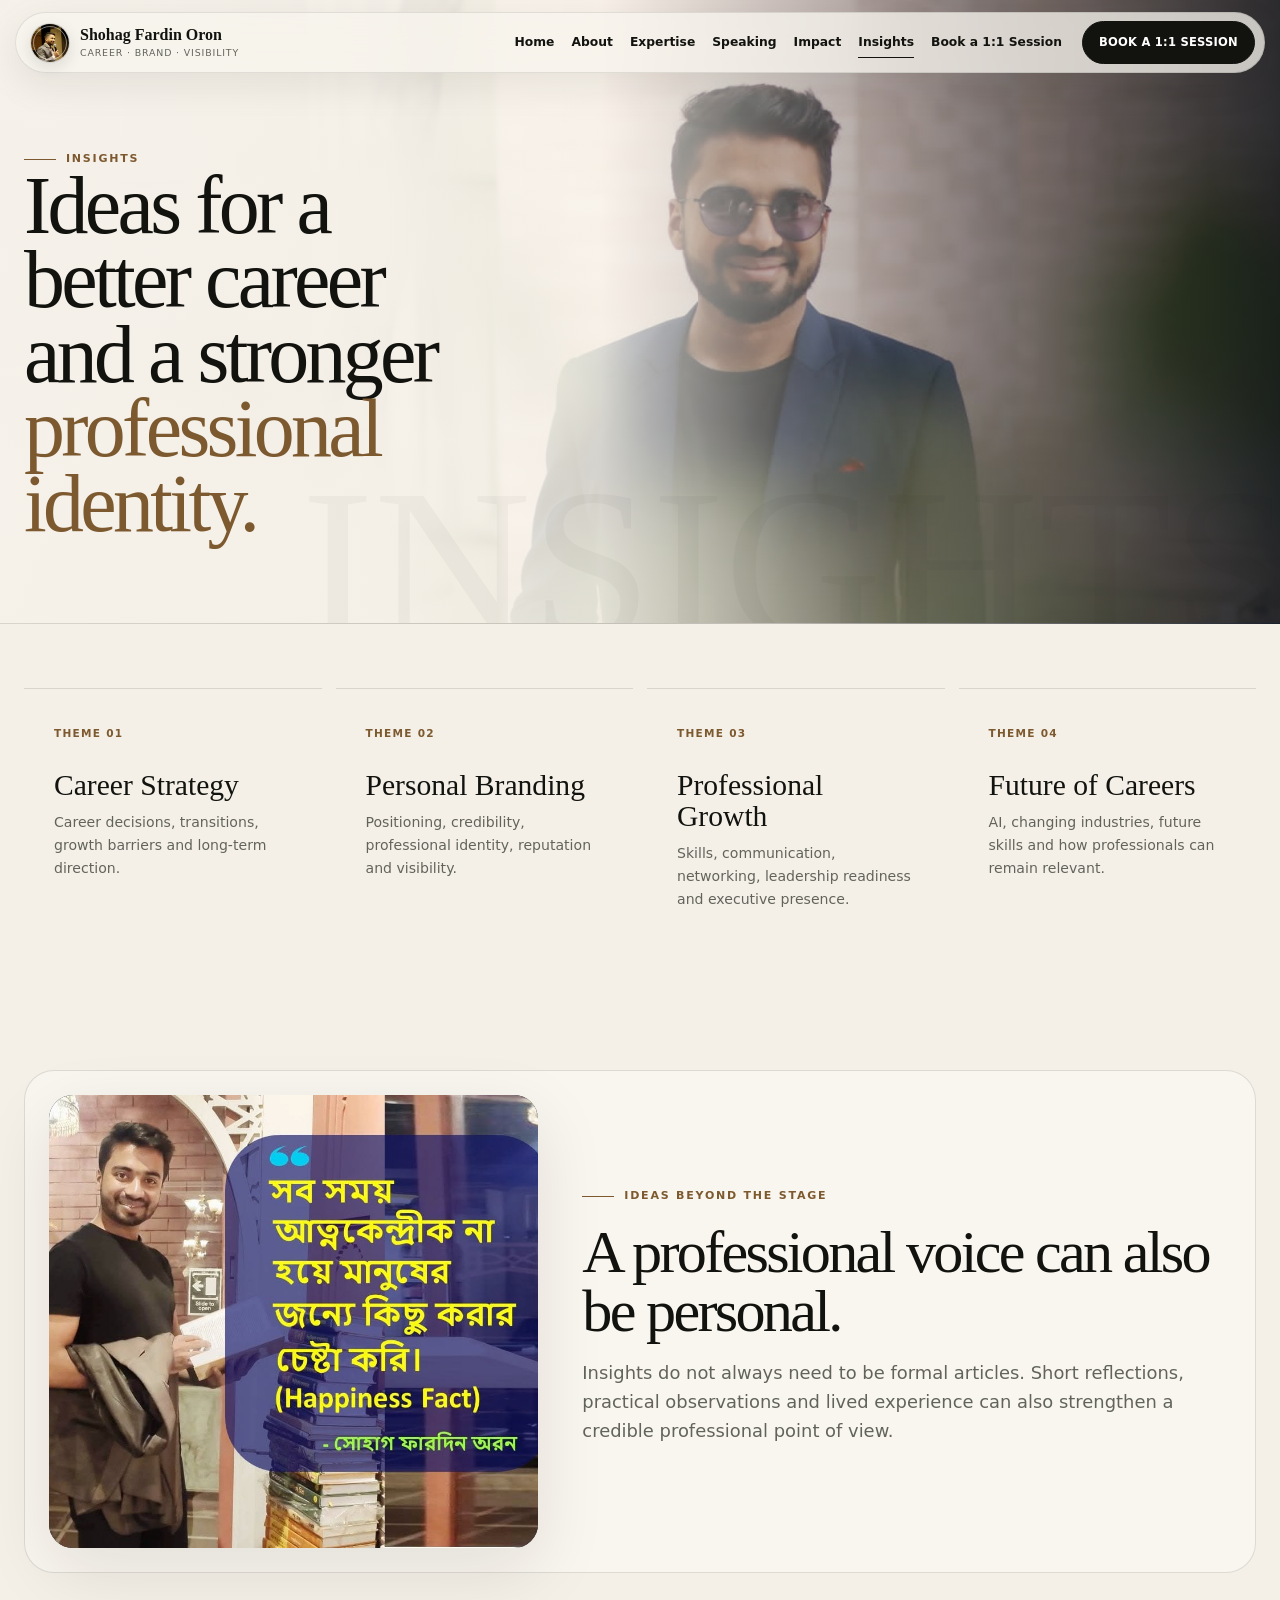
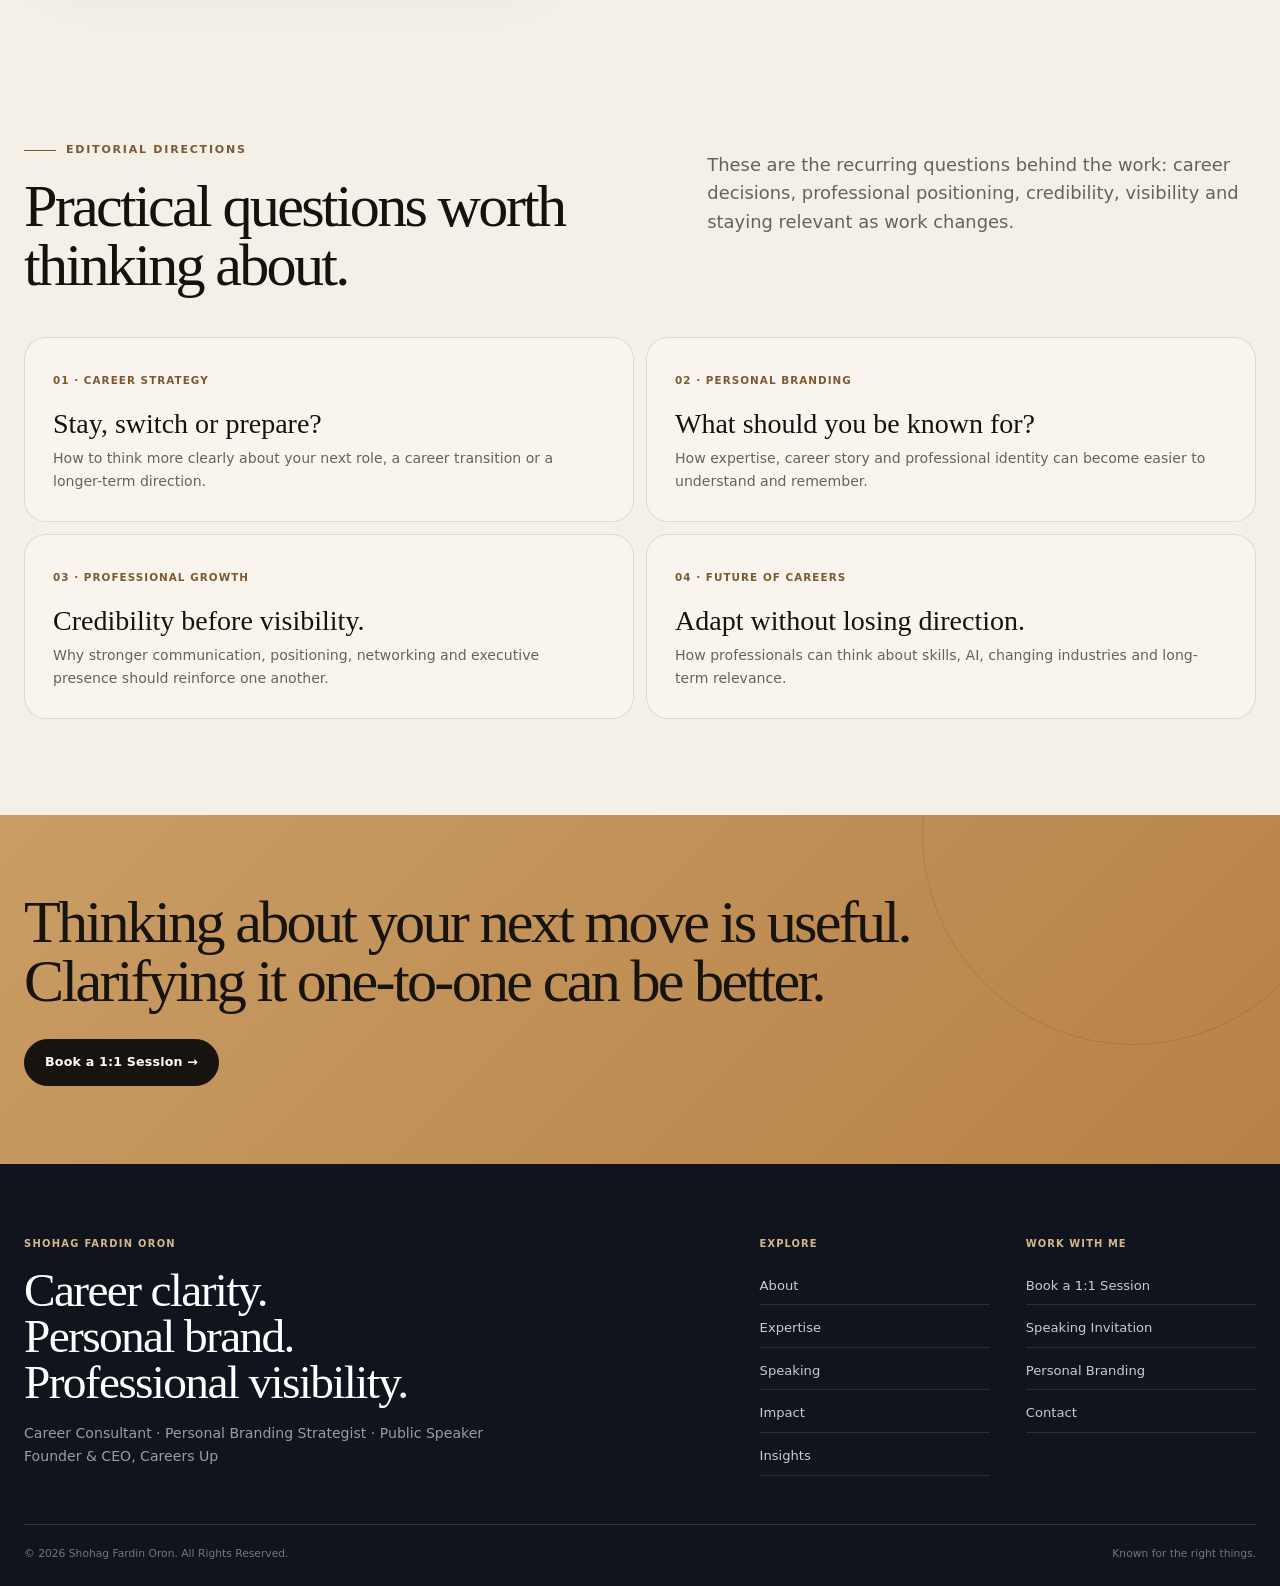
<file: insights.html>
<!DOCTYPE html>

<html lang="en"><head><meta charset="utf-8"/><meta content="width=device-width,initial-scale=1" name="viewport"/><title>Insights | Career Strategy, Personal Branding &amp; Future of Work</title><meta content="Practical perspectives from Shohag Fardin Oron on career strategy, personal branding, professional growth and the future of careers." name="description"/><meta content="#f4f0e7" name="theme-color"/><link href="favicon.svg" rel="icon" type="image/svg+xml"/><link href="styles.css" rel="stylesheet"/><meta content="index,follow,max-image-preview:large" name="robots"/><meta content="light" name="color-scheme"/><meta content="website" property="og:type"/><meta content="Insights | Career Strategy, Personal Branding &amp; Future of Work" property="og:title"/><meta content="Practical perspectives from Shohag Fardin Oron on career strategy, personal branding, professional growth and the future of careers." property="og:description"/></head><body data-page="insights"><a class="skip-link" href="#main-content">Skip to content</a><header class="site-header">
<div aria-hidden="true" class="page-progress"><span></span></div>
<div class="container nav-shell">
<div class="nav">
<a aria-label="Shohag Fardin Oron home" class="brand" href="index.html">
<span class="brand-mark brand-photo" aria-hidden="true"><img src="assets/images/dock-avatar-formal.jpg" alt="" width="96" height="96" decoding="async" fetchpriority="high"/></span>
<span class="brand-copy"><b>Shohag Fardin Oron</b><span>Career · Brand · Visibility</span></span>
</a>
<nav aria-label="Main navigation" class="nav-links" id="main-nav"><a class="" href="index.html">Home</a><a class="" href="about.html">About</a><a class="" href="expertise.html">Expertise</a><a class="" href="speaking.html">Speaking</a><a class="" href="impact.html">Impact</a><a aria-current="page" class="active" href="insights.html">Insights</a><a class="" href="book.html">Book a 1:1 Session</a></nav>
<a class="nav-cta" href="book.html">BOOK A 1:1 SESSION</a>
<button aria-controls="main-nav" aria-expanded="false" aria-label="Open navigation" class="menu-btn" type="button"><span></span></button>
</div>
</div>
</header><main id="main-content"><section class="page-hero photo-hero" data-word="INSIGHTS" style="--page-photo:url('assets/images/lifestyle-portrait.jpg');--page-pos:center 36%"><div class="container"><span class="eyebrow">Insights</span><h1 class="display">Ideas for a better career<br/>and a stronger<br/><em style="font-style:normal;color:var(--accent-dark)">professional identity.</em></h1></div></section>
<section class="section tight"><div class="container"><div class="grid-4"><article class="insight-card reveal"><span class="kicker">Theme 01</span><h3>Career Strategy</h3><p>Career decisions, transitions, growth barriers and long-term direction.</p></article><article class="insight-card reveal"><span class="kicker">Theme 02</span><h3>Personal Branding</h3><p>Positioning, credibility, professional identity, reputation and visibility.</p></article><article class="insight-card reveal"><span class="kicker">Theme 03</span><h3>Professional Growth</h3><p>Skills, communication, networking, leadership readiness and executive presence.</p></article><article class="insight-card reveal"><span class="kicker">Theme 04</span><h3>Future of Careers</h3><p>AI, changing industries, future skills and how professionals can remain relevant.</p></article></div></div></section>
<section class="section tight insight-visual-section"><div class="container"><div class="insight-visual reveal"><figure><img alt="A Bengali career and happiness reflection by Shohag Fardin Oron" decoding="async" height="796" loading="lazy" src="assets/images/insight-happiness.jpg" width="960"/></figure><div><span class="eyebrow">Ideas beyond the stage</span><h2 class="title" style="margin-top:18px">A professional voice can also be personal.</h2><p class="lead">Insights do not always need to be formal articles. Short reflections, practical observations and lived experience can also strengthen a credible professional point of view.</p></div></div></div></section>
<section class="section"><div class="container"><div class="grid-2"><div><span class="eyebrow reveal">Editorial directions</span><h2 class="title reveal" style="margin-top:18px">Practical questions worth thinking about.</h2></div><p class="lead reveal">These are the recurring questions behind the work: career decisions, professional positioning, credibility, visibility and staying relevant as work changes.</p></div><div class="direction-grid reveal"><article class="direction-card"><span>01 · Career Strategy</span><h3>Stay, switch or prepare?</h3><p>How to think more clearly about your next role, a career transition or a longer-term direction.</p></article><article class="direction-card"><span>02 · Personal Branding</span><h3>What should you be known for?</h3><p>How expertise, career story and professional identity can become easier to understand and remember.</p></article><article class="direction-card"><span>03 · Professional Growth</span><h3>Credibility before visibility.</h3><p>Why stronger communication, positioning, networking and executive presence should reinforce one another.</p></article><article class="direction-card"><span>04 · Future of Careers</span><h3>Adapt without losing direction.</h3><p>How professionals can think about skills, AI, changing industries and long-term relevance.</p></article></div></div></section>
<section class="cta"><div class="container"><h2 class="title reveal">Thinking about your next move is useful. Clarifying it one-to-one can be better.</h2><div class="actions reveal"><a class="btn primary" href="book.html">Book a 1:1 Session →</a></div></div></section></main><footer class="footer">
<div class="container">
<div class="footer-top">
<div class="footer-brand">
<span class="footer-kicker">SHOHAG FARDIN ORON</span>
<h2>Career clarity.<br/>Personal brand.<br/>Professional visibility.</h2>
<p>Career Consultant · Personal Branding Strategist · Public Speaker<br/>Founder &amp; CEO, Careers Up</p>
</div>
<div class="footer-link-groups">
<div class="footer-nav-group"><span>Explore</span><a href="about.html">About</a><a href="expertise.html">Expertise</a><a href="speaking.html">Speaking</a><a href="impact.html">Impact</a><a href="insights.html">Insights</a></div>
<div class="footer-nav-group"><span>Work with me</span><a href="book.html">Book a 1:1 Session</a><a href="book.html?type=speaking#contact">Speaking Invitation</a><a href="book.html?type=personal-branding#contact">Personal Branding</a><a href="book.html#contact">Contact</a></div>
</div>
</div>
<div class="footer-bottom"><span>© 2026 Shohag Fardin Oron. All Rights Reserved.</span><span>Known for the right things.</span></div>
</div>
</footer><button aria-label="Back to top" class="back-to-top" type="button">↑</button><script src="script.js"></script></body></html>
</file>
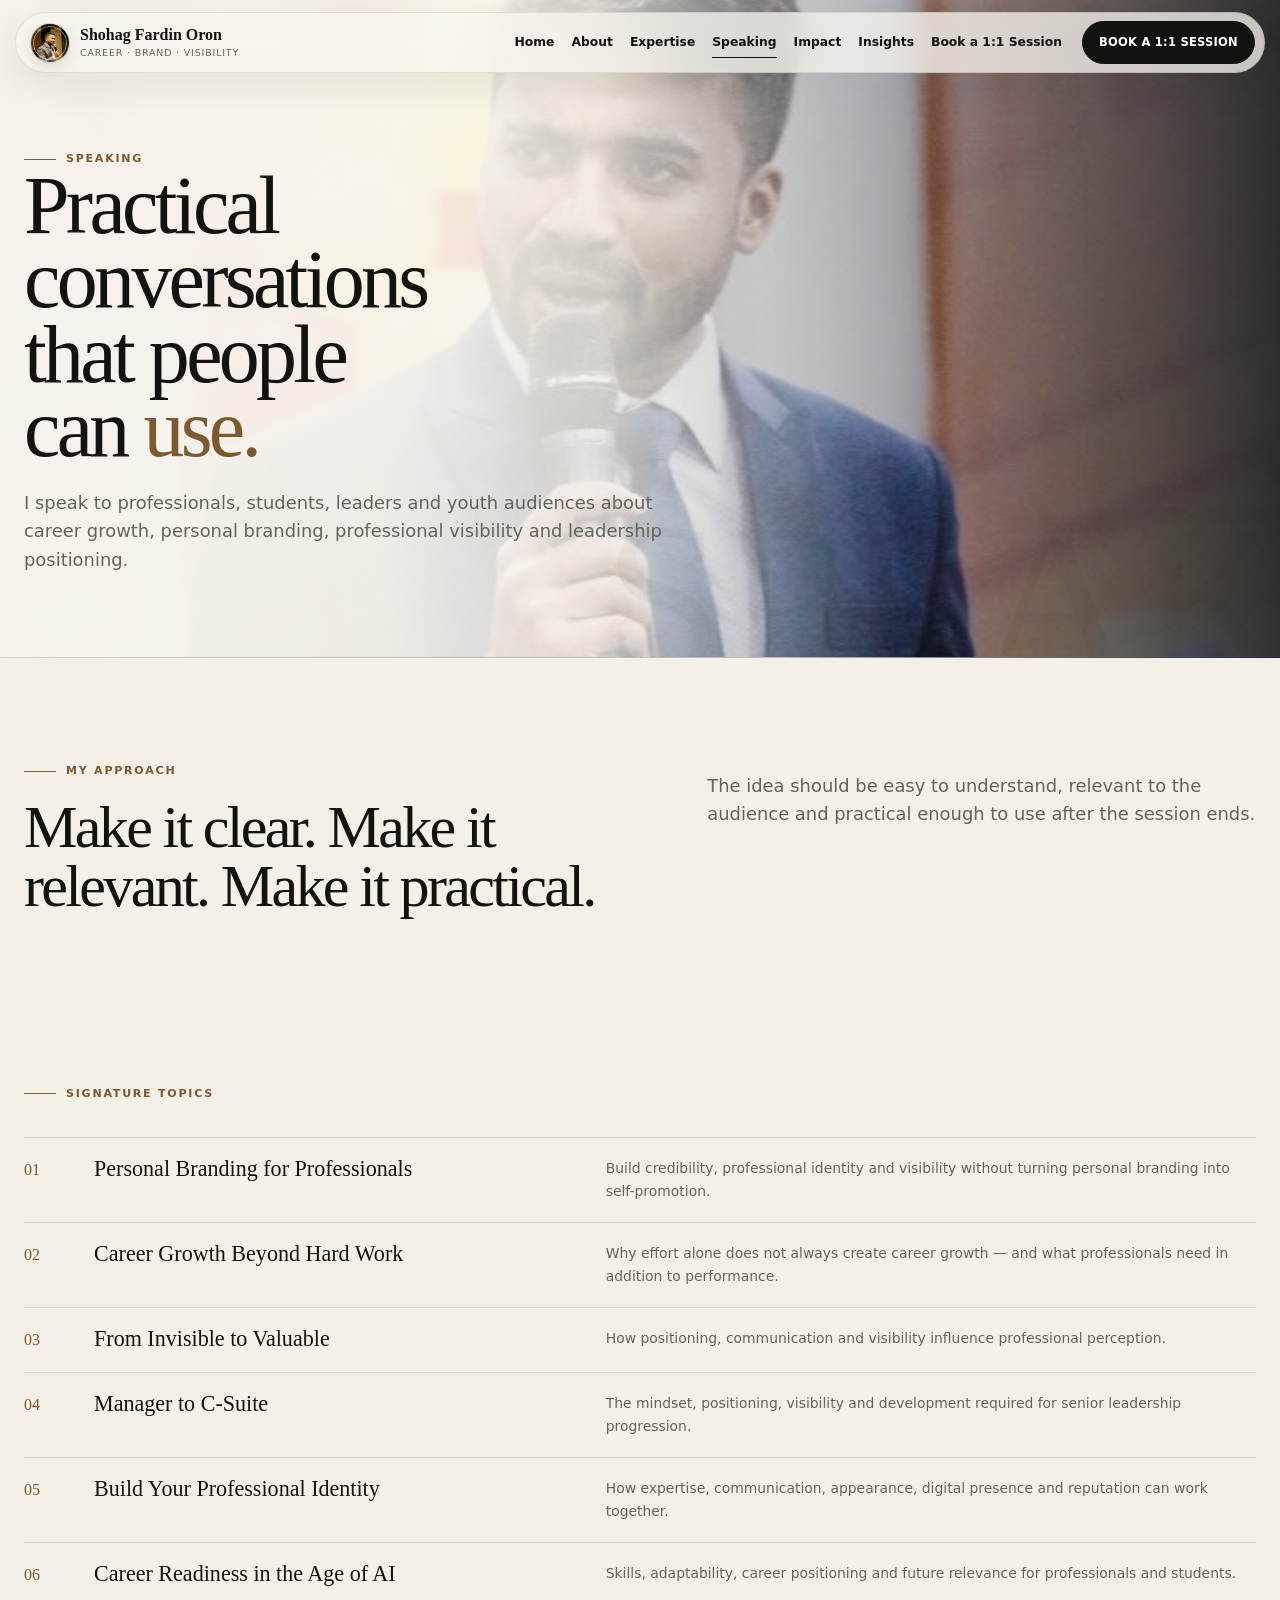
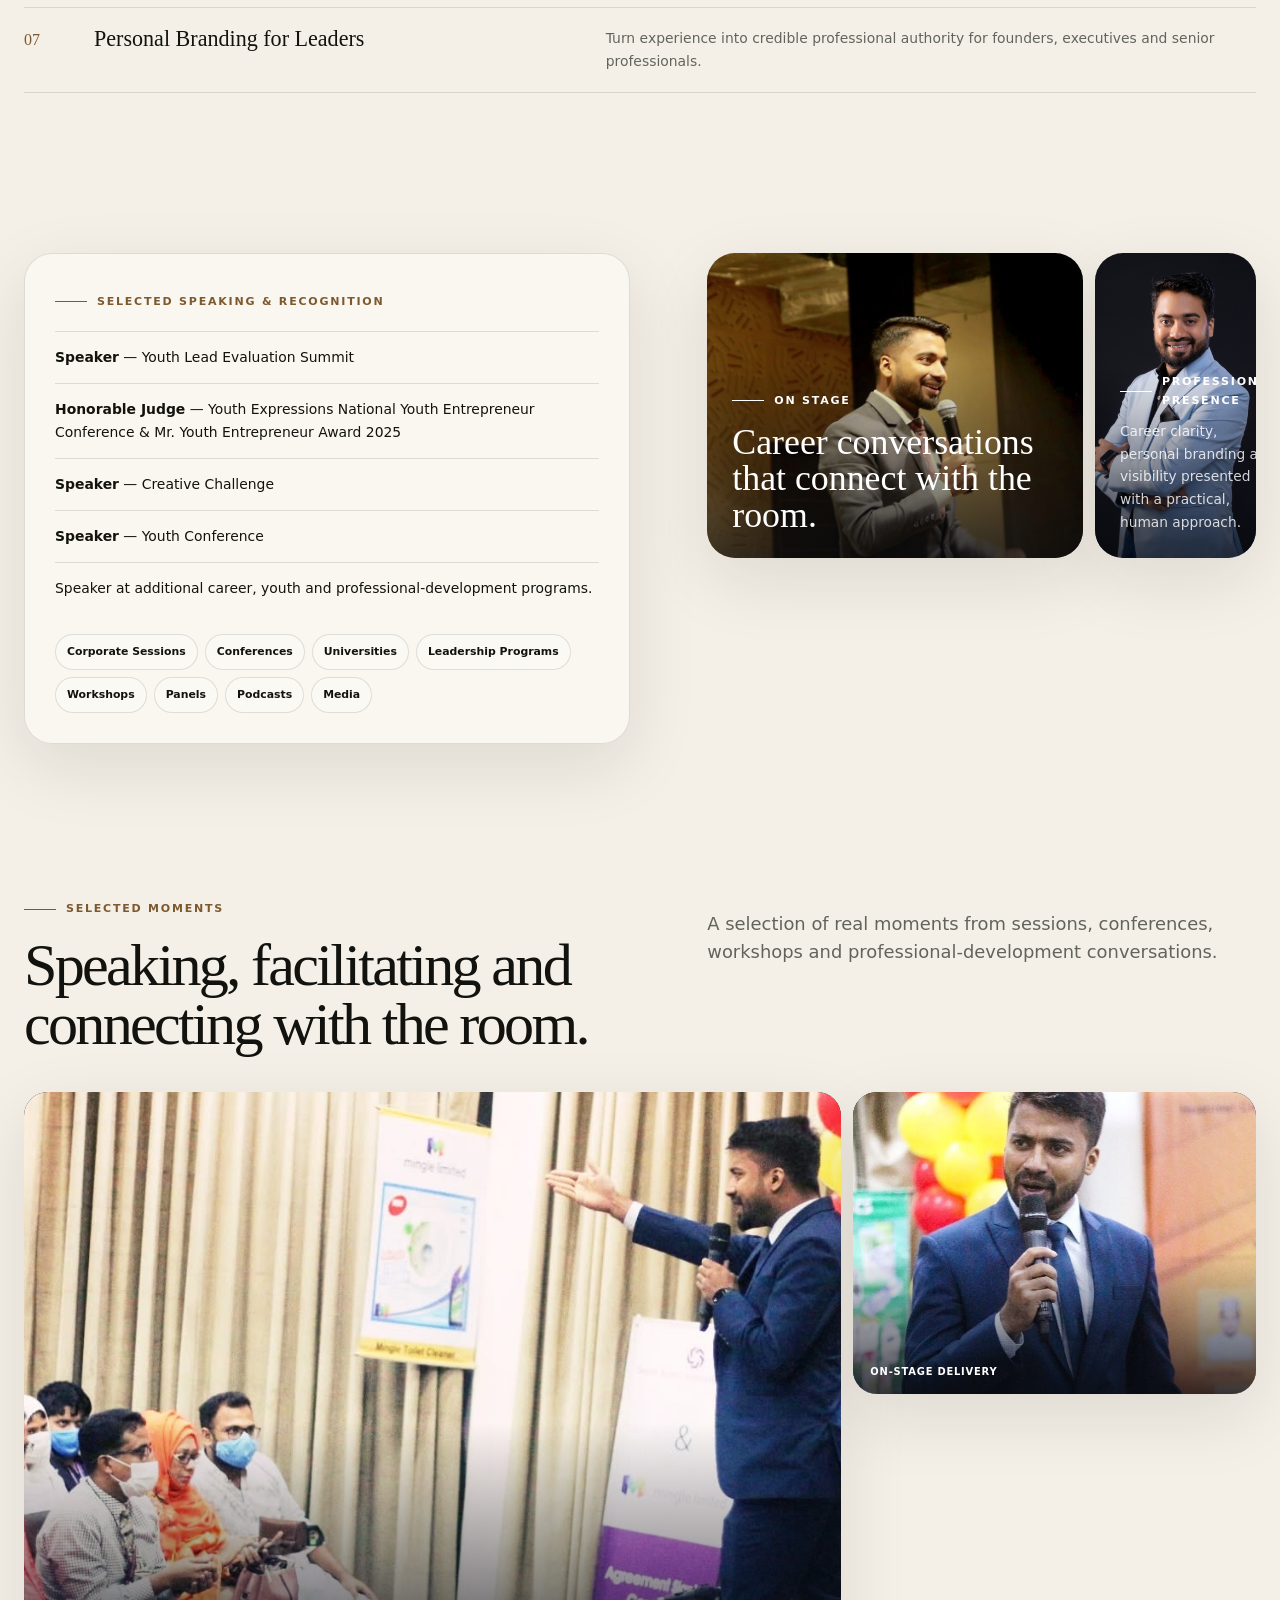
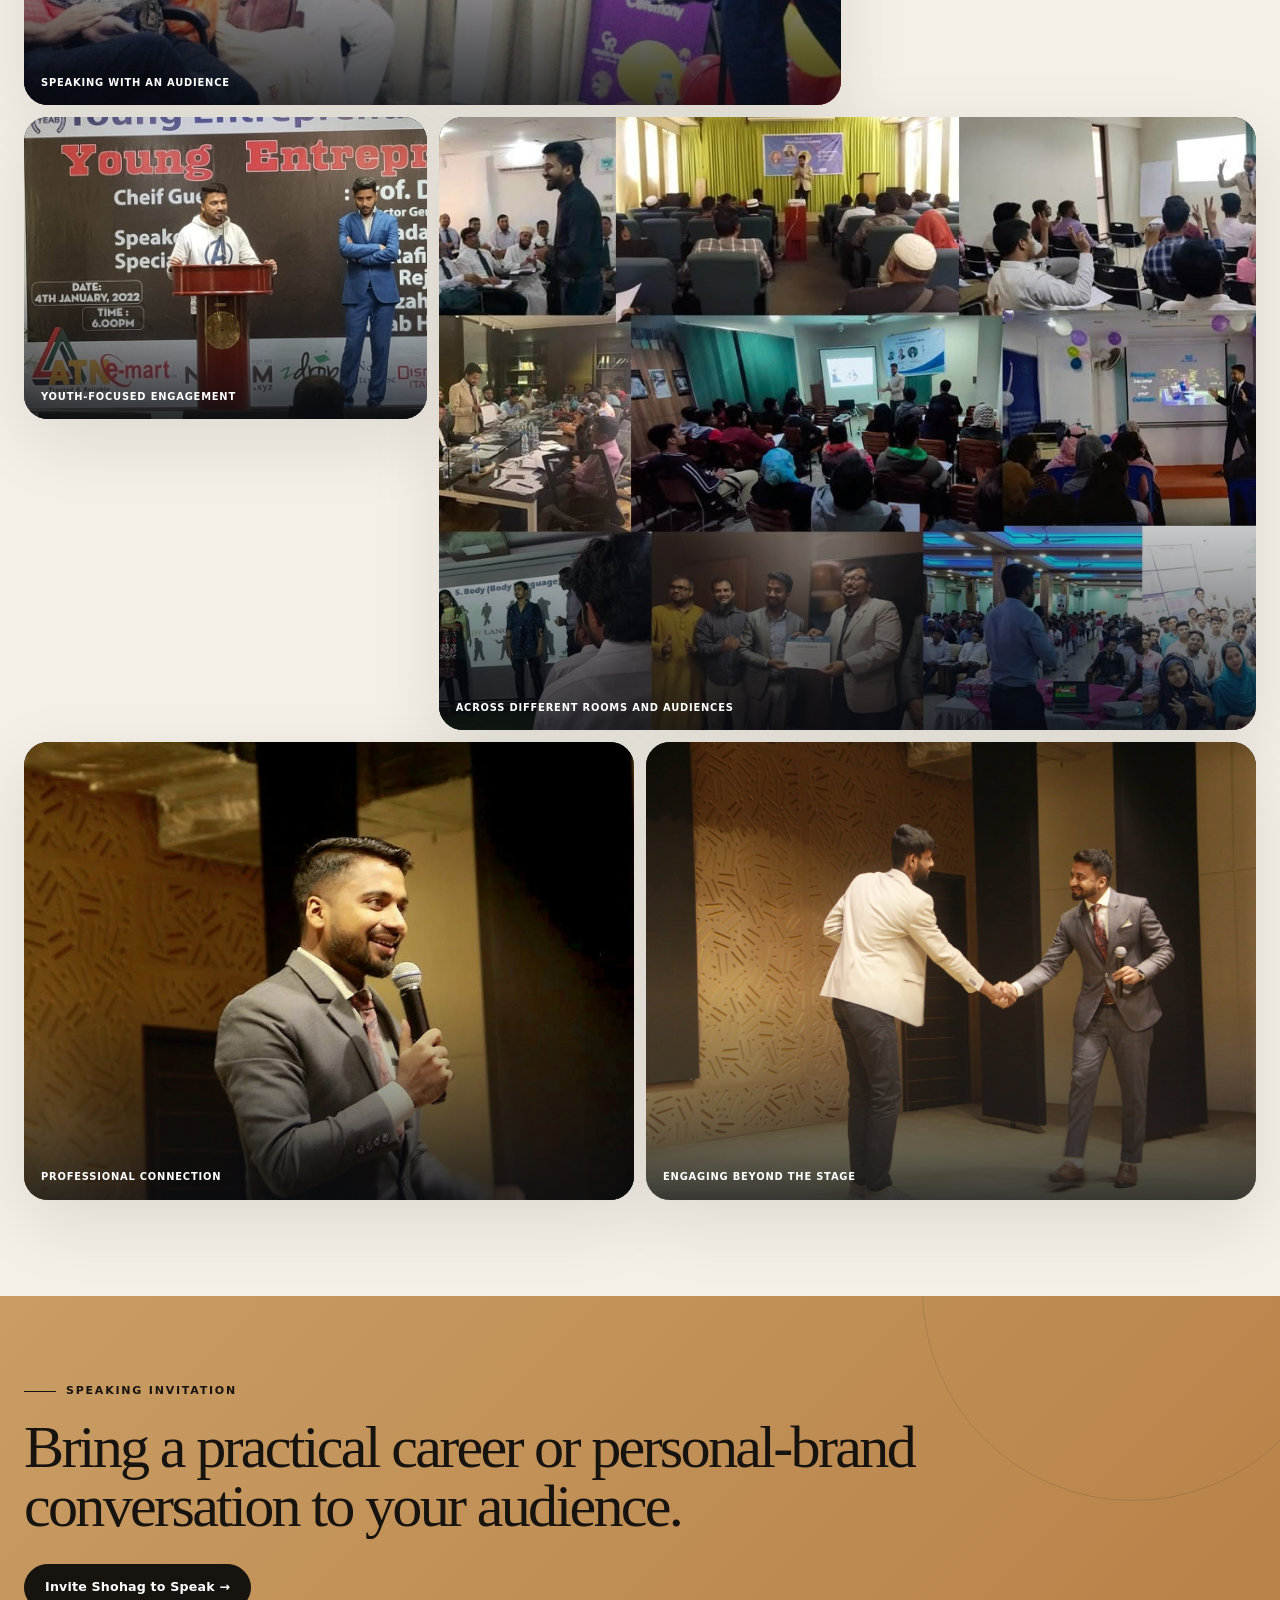
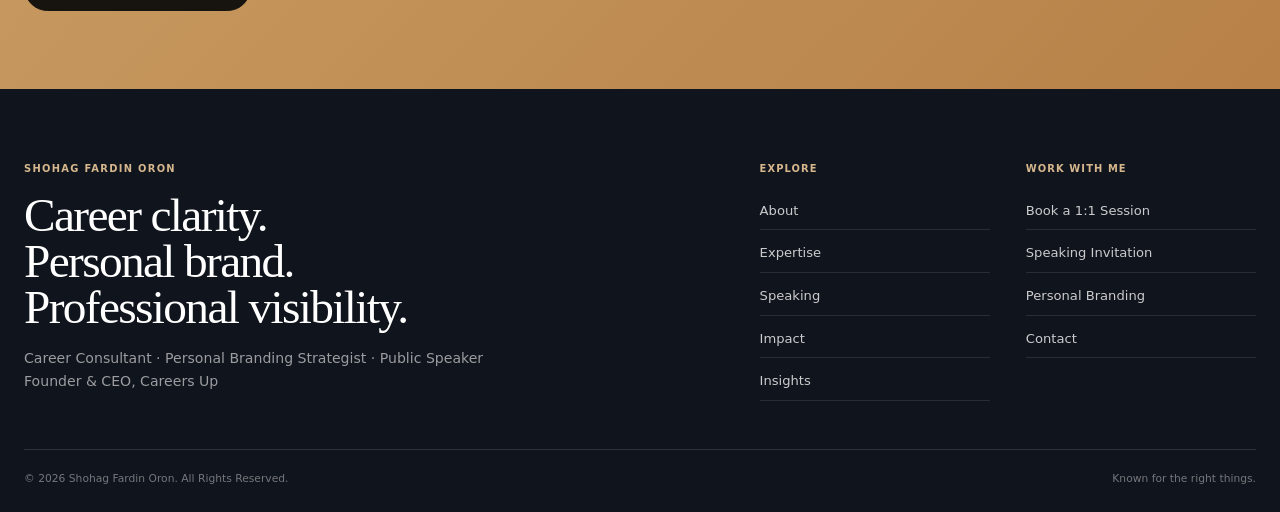
<file: speaking.html>
<!DOCTYPE html>
<html lang="en"><head><meta charset="utf-8"/><meta content="width=device-width,initial-scale=1" name="viewport"/><title>Speaking | Shohag Fardin Oron</title><meta content="Invite Shohag Fardin Oron for corporate sessions, conferences, universities, workshops, panels, podcasts and media conversations." name="description"/><meta content="#f4f0e7" name="theme-color"/><link href="favicon.svg" rel="icon" type="image/svg+xml"/><link href="styles.css" rel="stylesheet"/><meta content="index,follow,max-image-preview:large" name="robots"/><meta content="light" name="color-scheme"/><meta content="website" property="og:type"/><meta content="Speaking | Shohag Fardin Oron" property="og:title"/><meta content="Invite Shohag Fardin Oron for corporate sessions, conferences, universities, workshops, panels, podcasts and media conversations." property="og:description"/></head><body data-page="speaking"><a class="skip-link" href="#main-content">Skip to content</a><header class="site-header">
<div aria-hidden="true" class="page-progress"><span></span></div>
<div class="container nav-shell">
<div class="nav">
<a aria-label="Shohag Fardin Oron home" class="brand" href="index.html">
<span class="brand-mark brand-photo" aria-hidden="true"><img src="assets/images/dock-avatar-formal.jpg" alt="" width="96" height="96" decoding="async" fetchpriority="high"/></span>
<span class="brand-copy"><b>Shohag Fardin Oron</b><span>Career · Brand · Visibility</span></span>
</a>
<nav aria-label="Main navigation" class="nav-links" id="main-nav"><a class="" href="index.html">Home</a><a class="" href="about.html">About</a><a class="" href="expertise.html">Expertise</a><a aria-current="page" class="active" href="speaking.html">Speaking</a><a class="" href="impact.html">Impact</a><a class="" href="insights.html">Insights</a><a class="" href="book.html">Book a 1:1 Session</a></nav>
<a class="nav-cta" href="book.html">BOOK A 1:1 SESSION</a>
<button aria-controls="main-nav" aria-expanded="false" aria-label="Open navigation" class="menu-btn" type="button"><span></span></button>
</div>
</div>
</header><main id="main-content"><section class="page-hero photo-hero" data-word="SPEAK" style="--page-photo:url('assets/images/speaking-close.jpg');--page-pos:center 28%"><div class="container"><span class="eyebrow">Speaking</span><h1 class="display">Practical conversations<br/>that people can <em style="font-style:normal;color:var(--accent-dark)">use.</em></h1><p class="lead">I speak to professionals, students, leaders and youth audiences about career growth, personal branding, professional visibility and leadership positioning.</p></div></section>
<section class="section"><div class="container grid-2"><div><span class="eyebrow reveal">My approach</span><h2 class="title reveal" style="margin-top:18px">Make it clear. Make it relevant. Make it practical.</h2></div><p class="lead reveal">The idea should be easy to understand, relevant to the audience and practical enough to use after the session ends.</p></div></section>
<section class="section tight"><div class="container"><span class="eyebrow reveal">Signature topics</span><div class="reveal" style="margin-top:34px"><div class="topic"><span class="index">01</span><h3>Personal Branding for Professionals</h3><p>Build credibility, professional identity and visibility without turning personal branding into self-promotion.</p></div><div class="topic"><span class="index">02</span><h3>Career Growth Beyond Hard Work</h3><p>Why effort alone does not always create career growth — and what professionals need in addition to performance.</p></div><div class="topic"><span class="index">03</span><h3>From Invisible to Valuable</h3><p>How positioning, communication and visibility influence professional perception.</p></div><div class="topic"><span class="index">04</span><h3>Manager to C-Suite</h3><p>The mindset, positioning, visibility and development required for senior leadership progression.</p></div><div class="topic"><span class="index">05</span><h3>Build Your Professional Identity</h3><p>How expertise, communication, appearance, digital presence and reputation can work together.</p></div><div class="topic"><span class="index">06</span><h3>Career Readiness in the Age of AI</h3><p>Skills, adaptability, career positioning and future relevance for professionals and students.</p></div><div class="topic"><span class="index">07</span><h3>Personal Branding for Leaders</h3><p>Turn experience into credible professional authority for founders, executives and senior professionals.</p></div></div></div></section>
<section class="section"><div class="container grid-2"><div class="recognition reveal"><span class="eyebrow">Selected speaking &amp; recognition</span><ul><li><strong>Speaker</strong> — Youth Lead Evaluation Summit</li><li><strong>Honorable Judge</strong> — Youth Expressions National Youth Entrepreneur Conference &amp; Mr. Youth Entrepreneur Award 2025</li><li><strong>Speaker</strong> — Creative Challenge</li><li><strong>Speaker</strong> — Youth Conference</li><li>Speaker at additional career, youth and professional-development programs.</li></ul><div class="tags"><span class="tag">Corporate Sessions</span><span class="tag">Conferences</span><span class="tag">Universities</span><span class="tag">Leadership Programs</span><span class="tag">Workshops</span><span class="tag">Panels</span><span class="tag">Podcasts</span><span class="tag">Media</span></div></div><div class="media-grid reveal"><figure class="media-tile media-photo speaking-photo"><div><span class="eyebrow" style="color:#fff">On stage</span><h3>Career conversations that connect with the room.</h3></div></figure><figure class="media-tile media-photo portrait-photo small"><div><span class="eyebrow" style="color:#fff">Professional presence</span><p>Career clarity, personal branding and visibility presented with a practical, human approach.</p></div></figure></div></div></section>
<section class="section speaking-gallery-section"><div class="container"><div class="grid-2"><div><span class="eyebrow reveal">Selected moments</span><h2 class="title reveal" style="margin-top:18px">Speaking, facilitating and connecting with the room.</h2></div><p class="lead reveal">A selection of real moments from sessions, conferences, workshops and professional-development conversations.</p></div><div class="speaking-gallery reveal"><figure class="gallery-photo wide"><img alt="Shohag Fardin Oron speaking to an audience" decoding="async" height="719" loading="lazy" src="assets/images/speaking-audience.jpg" width="1280"/><figcaption>Speaking with an audience</figcaption></figure><figure class="gallery-photo"><img alt="Shohag Fardin Oron speaking with a microphone" decoding="async" height="714" loading="lazy" src="assets/images/speaking-close.jpg" width="700"/><figcaption>On-stage delivery</figcaption></figure><figure class="gallery-photo"><img alt="Shohag Fardin Oron at a youth entrepreneurship event" decoding="async" height="775" loading="lazy" src="assets/images/young-entrepreneur-stage.jpg" width="864"/><figcaption>Youth-focused engagement</figcaption></figure><figure class="gallery-photo wide"><img alt="Collage of Shohag Fardin Oron speaking at multiple events" decoding="async" height="720" loading="lazy" src="assets/images/speaking-collage.jpg" width="1276"/><figcaption>Across different rooms and audiences</figcaption></figure><figure class="gallery-photo"><img alt="Shohag Fardin Oron greeting another professional on stage" decoding="async" height="650" loading="lazy" src="assets/images/stage-handshake.jpg" width="976"/><figcaption>Professional connection</figcaption></figure><figure class="gallery-photo"><img alt="Shohag Fardin Oron networking at an event" decoding="async" height="1365" loading="lazy" src="assets/images/networking-handshake.jpg" width="2048"/><figcaption>Engaging beyond the stage</figcaption></figure></div></div></section>
<section class="cta" id="invite"><div class="container"><span class="eyebrow" style="color:#17130f">Speaking invitation</span><h2 class="title reveal" style="margin-top:18px">Bring a practical career or personal-brand conversation to your audience.</h2><div class="actions reveal"><a class="btn primary" href="book.html?type=speaking#contact">Invite Shohag to Speak →</a></div></div></section></main><footer class="footer">
<div class="container">
<div class="footer-top">
<div class="footer-brand">
<span class="footer-kicker">SHOHAG FARDIN ORON</span>
<h2>Career clarity.<br/>Personal brand.<br/>Professional visibility.</h2>
<p>Career Consultant · Personal Branding Strategist · Public Speaker<br/>Founder &amp; CEO, Careers Up</p>
</div>
<div class="footer-link-groups">
<div class="footer-nav-group"><span>Explore</span><a href="about.html">About</a><a href="expertise.html">Expertise</a><a href="speaking.html">Speaking</a><a href="impact.html">Impact</a><a href="insights.html">Insights</a></div>
<div class="footer-nav-group"><span>Work with me</span><a href="book.html">Book a 1:1 Session</a><a href="book.html?type=speaking#contact">Speaking Invitation</a><a href="book.html?type=personal-branding#contact">Personal Branding</a><a href="book.html#contact">Contact</a></div>
</div>
</div>
<div class="footer-bottom"><span>© 2026 Shohag Fardin Oron. All Rights Reserved.</span><span>Known for the right things.</span></div>
</div>
</footer><button aria-label="Back to top" class="back-to-top" type="button">↑</button><script src="script.js"></script></body></html>
</file>
<file: styles.css>
:root{
  --ink:#12130f;
  --ink-2:#24261f;
  --muted:#62645c;
  --paper:#f4f0e7;
  --paper-2:#ebe4d8;
  --surface:#fffdf8;
  --accent:#b1844c;
  --accent-dark:#7d592f;
  --accent-soft:#ddc39f;
  --line:rgba(18,19,15,.12);
  --line-dark:rgba(255,255,255,.14);
  --night:#111722;
  --night-2:#1b2230;
  --white:#fffdf8;
  --max:1240px;
  --radius:28px;
  --shadow:0 22px 70px rgba(28,24,17,.10);
  --shadow-strong:0 28px 90px rgba(8,10,14,.24);
  --serif:Georgia,'Times New Roman',serif;
  --sans:Inter,ui-sans-serif,system-ui,-apple-system,BlinkMacSystemFont,'Segoe UI',sans-serif;
}

*{box-sizing:border-box}
html{scroll-behavior:smooth;scroll-padding-top:104px}
body{margin:0;background:var(--paper);color:var(--ink);font-family:var(--sans);line-height:1.65;overflow-x:hidden;text-rendering:optimizeLegibility;-webkit-font-smoothing:antialiased}
body.menu-open{overflow:hidden}
a{color:inherit;text-decoration:none}
button,input,textarea,select{font:inherit}
button{color:inherit}
img{max-width:100%;display:block}
figure{margin:0}
::selection{background:#d7bb92;color:#141510}
:focus-visible{outline:3px solid rgba(177,132,76,.48);outline-offset:4px;border-radius:8px}
.container{width:min(var(--max),calc(100% - 48px));margin-inline:auto;position:relative}
.skip-link{position:fixed;left:16px;top:10px;z-index:1000;background:var(--night);color:#fff;padding:10px 14px;border-radius:10px;transform:translateY(-150%);transition:.2s}
.skip-link:focus{transform:none}
.eyebrow{display:inline-flex;align-items:center;gap:10px;text-transform:uppercase;letter-spacing:.16em;font-size:.69rem;font-weight:850;color:var(--accent-dark)}
.eyebrow::before{content:'';width:32px;height:1px;background:currentColor;flex:none}
.display,.title{font-family:var(--serif);font-weight:500;letter-spacing:-.045em;margin:0}
.display{font-size:clamp(3.25rem,6.4vw,6.75rem);line-height:.91}
.title{font-size:clamp(2.55rem,4.7vw,5rem);line-height:.98}
.lead{font-size:clamp(1.04rem,1.4vw,1.28rem);line-height:1.6;color:var(--muted);max-width:740px}
.muted{color:var(--muted)}
.section{padding:96px 0;position:relative}
.section.tight{padding:64px 0}
.section.dark{background:linear-gradient(145deg,#151a23,#0f141d);color:#fff}
.section.dark .lead,.section.dark .muted{color:rgba(255,255,255,.68)}
.grid-2{display:grid;grid-template-columns:minmax(0,1.05fr) minmax(0,.95fr);gap:clamp(42px,6vw,82px);align-items:start}
.grid-3{display:grid;grid-template-columns:repeat(3,minmax(0,1fr));gap:18px}
.grid-4{display:grid;grid-template-columns:repeat(4,minmax(0,1fr));gap:14px}

/* Floating navigation */
.site-header{position:fixed;inset:0 0 auto;z-index:120;padding:12px 0;transition:padding .3s ease}
.page-progress{position:absolute;top:0;left:0;right:0;height:2px;pointer-events:none}
.page-progress span{display:block;width:0;height:100%;background:var(--accent);transition:width .08s linear}
.nav-shell{width:min(1320px,calc(100% - 30px))}
.nav{display:flex;align-items:center;gap:16px;padding:8px 9px 8px 14px;border:1px solid rgba(18,19,15,.10);border-radius:999px;background:rgba(248,245,238,.76);backdrop-filter:blur(22px) saturate(1.25);-webkit-backdrop-filter:blur(22px) saturate(1.25);box-shadow:0 12px 38px rgba(25,23,18,.08);transition:background .3s ease,box-shadow .3s ease,border-color .3s ease}
.site-header.scrolled{padding-top:8px}
.site-header.scrolled .nav{background:rgba(248,245,238,.94);border-color:rgba(18,19,15,.14);box-shadow:0 16px 45px rgba(25,23,18,.12)}
.brand{display:flex;align-items:center;gap:10px;min-width:max-content;padding-right:2px}
.brand-mark{width:40px;height:40px;border:1px solid rgba(17,18,15,.17);border-radius:50%;display:grid;place-items:center;font-family:var(--serif);font-size:1rem;background:rgba(255,255,255,.45);box-shadow:0 5px 15px rgba(15,18,24,.11);overflow:hidden;flex:0 0 40px}.brand-photo{position:relative}.brand-photo::after{content:'';position:absolute;inset:2px;border:1px solid rgba(255,255,255,.46);border-radius:inherit;pointer-events:none}.brand-photo img{width:100%;height:100%;display:block;object-fit:cover;object-position:center 28%;transform:scale(1.02);transition:transform .35s ease,filter .35s ease}.brand:hover .brand-photo img{transform:scale(1.08);filter:saturate(1.04) contrast(1.02)}
.brand-copy{display:grid;line-height:1.05}
.brand-copy b{font-family:var(--serif);font-size:1rem;font-weight:600;white-space:nowrap}
.brand-copy span{font-size:.59rem;letter-spacing:.09em;text-transform:uppercase;color:var(--muted);margin-top:4px}
.nav-links{display:flex;align-items:center;justify-content:center;gap:17px;margin-left:auto;font-size:.77rem;font-weight:780}
.nav-links a{position:relative;padding:7px 0;white-space:nowrap}
.nav-links a::after{content:'';position:absolute;left:0;right:100%;bottom:2px;height:1px;background:currentColor;transition:right .25s ease}
.nav-links a:hover::after,.nav-links a.active::after{right:0}
.nav-cta{margin-left:4px;border:1px solid var(--ink);background:var(--ink);color:#fff;border-radius:999px;padding:11px 16px;font-size:.72rem;font-weight:850;letter-spacing:.02em;white-space:nowrap;transition:.25s ease}
.nav-cta:hover{background:var(--accent-dark);border-color:var(--accent-dark);transform:translateY(-1px)}
.menu-btn{display:none;width:40px;height:40px;border:1px solid var(--ink);border-radius:50%;background:transparent;place-items:center;cursor:pointer;padding:0;flex:none}
.menu-btn span,.menu-btn::before,.menu-btn::after{content:'';width:17px;height:1px;background:var(--ink);display:block;transition:.25s ease}
.menu-btn span{margin:5px 0}
.menu-btn.open span{opacity:0}
.menu-btn.open::before{transform:translateY(6px) rotate(45deg)}
.menu-btn.open::after{transform:translateY(-6px) rotate(-45deg)}

/* Buttons */
.actions{display:flex;flex-wrap:wrap;gap:10px;margin-top:30px}
.btn{display:inline-flex;align-items:center;justify-content:center;gap:10px;min-height:47px;padding:12px 20px;border:1px solid var(--ink);border-radius:999px;font-size:.79rem;font-weight:850;letter-spacing:.015em;transition:transform .24s ease,background .24s ease,color .24s ease,border-color .24s ease,box-shadow .24s ease;cursor:pointer}
.btn.primary{background:var(--ink);color:#fff}
.btn.primary:hover{background:var(--accent-dark);border-color:var(--accent-dark);transform:translateY(-2px);box-shadow:0 12px 24px rgba(70,49,26,.13)}
.btn.secondary{background:rgba(255,255,255,.12)}
.btn.secondary:hover{background:var(--ink);color:#fff;transform:translateY(-2px)}
.btn.light{border-color:rgba(255,255,255,.45);color:#fff}
.btn.light.primary{background:#fff;color:var(--ink);border-color:#fff}
.arrow{font-size:1rem;transition:transform .2s ease}.btn:hover .arrow{transform:translateX(4px)}
.card-link{display:inline-flex;align-items:center;gap:8px;margin-top:24px;padding-bottom:3px;border-bottom:1px solid currentColor;font-size:.75rem;font-weight:850}
.brand-note{display:inline-flex;margin-top:24px;padding:9px 12px;border:1px solid var(--line);border-radius:999px;font-size:.72rem;font-weight:850;color:var(--accent-dark);background:rgba(255,255,255,.3)}

/* Home hero */
.hero{min-height:min(940px,100svh);padding:124px 0 58px;display:grid;align-items:center;position:relative;overflow:hidden;isolation:isolate;background:var(--night)}
.hero::before{content:'';position:absolute;inset:-2.5%;z-index:-3;background:url('assets/images/shohag-speaking-hero-overlay.jpg') center 40%/cover no-repeat;filter:saturate(.78) contrast(1.04) brightness(.68);transform:scale(1.04);animation:heroDrift 18s ease-in-out infinite alternate;pointer-events:none}
.hero::after{content:'';position:absolute;inset:0;z-index:-2;background:linear-gradient(90deg,rgba(244,240,231,.985) 0%,rgba(244,240,231,.97) 18%,rgba(242,237,228,.93) 34%,rgba(222,217,209,.78) 49%,rgba(133,140,153,.57) 66%,rgba(38,46,61,.72) 83%,rgba(13,18,28,.94) 100%),linear-gradient(180deg,rgba(255,255,255,.04),rgba(7,11,18,.18));pointer-events:none}
.hero .container::before{content:'';position:absolute;right:-12%;bottom:-20%;width:62%;height:72%;z-index:-1;background:radial-gradient(ellipse at center,rgba(193,151,94,.17),rgba(193,151,94,0) 70%);filter:blur(16px);pointer-events:none}
@keyframes heroDrift{to{transform:scale(1.075) translate3d(-1.1%,.4%,0)}}
.hero-grid{display:grid;grid-template-columns:minmax(0,1.06fr) minmax(360px,.94fr);gap:clamp(30px,4vw,62px);align-items:center;z-index:2}
.hero-copy{max-width:675px;text-shadow:0 1px rgba(255,255,255,.2)}
.hero .display{font-size:clamp(3.15rem,5.9vw,6.25rem);max-width:10.7ch;margin:.28em 0 .26em}
.hero-copy .lead{max-width:620px;color:#52564f}
.identity{display:flex;align-items:flex-start;justify-content:space-between;gap:20px;margin-top:34px;padding-top:21px;border-top:1px solid rgba(18,19,15,.13)}
.identity strong{font-family:var(--serif);font-size:1.12rem;font-weight:600}
.identity span{display:block;color:#595d55;font-size:.82rem;margin-top:3px}
.hero-art{height:560px;display:grid;place-items:center;justify-self:end;position:relative;width:min(100%,470px)}
.portrait-frame{width:min(100%,382px);aspect-ratio:3/4;border-radius:190px 190px 30px 30px;position:relative;overflow:hidden;background:linear-gradient(145deg,#0d1320,#20283a);border:1px solid rgba(255,255,255,.16);box-shadow:0 32px 92px rgba(7,10,17,.44),0 0 0 1px rgba(255,255,255,.06)}
.portrait-frame img{width:100%;height:100%;object-fit:cover;object-position:center top}
.portrait-frame::before{content:'';position:absolute;inset:0;z-index:1;background:linear-gradient(180deg,rgba(255,255,255,.04),transparent 38%,rgba(6,10,17,.10));pointer-events:none}
.portrait-frame::after{content:'SIGNATURE / 01';position:absolute;z-index:2;left:24px;bottom:22px;padding:8px 11px;border:1px solid rgba(255,255,255,.17);border-radius:999px;background:rgba(11,15,23,.42);backdrop-filter:blur(10px);color:rgba(255,255,255,.88);font-size:.61rem;font-weight:850;letter-spacing:.18em}
.orbit-label{position:absolute;z-index:3;padding:9px 13px;border:1px solid rgba(255,255,255,.35);border-radius:999px;background:rgba(255,253,248,.82);backdrop-filter:blur(15px);box-shadow:0 14px 34px rgba(4,8,15,.17);font-size:.66rem;font-weight:850;white-space:nowrap}
.orbit-label.one{right:0;top:85px}.orbit-label.two{left:-14px;bottom:112px}.orbit-label.three{right:-16px;bottom:34px}
.scroll-note{position:absolute;right:30px;bottom:28px;writing-mode:vertical-rl;color:rgba(255,255,255,.56);font-size:.58rem;text-transform:uppercase;letter-spacing:.17em}

/* Metrics */
.metrics{display:grid;grid-template-columns:repeat(4,minmax(0,1fr));border:1px solid var(--line);border-radius:24px;overflow:hidden;background:rgba(255,253,248,.32)}
.metric{padding:28px 22px;border-right:1px solid var(--line)}
.metric:last-child{border-right:0}
.metric b{display:block;font-family:var(--serif);font-size:clamp(2.5rem,3.7vw,4.25rem);font-weight:500;line-height:1;letter-spacing:-.04em;color:var(--accent-dark)}
.metric span{display:block;margin-top:10px;color:var(--muted);font-size:.79rem;line-height:1.45}

/* Home photography */
.home-photo-ribbon-section{padding-top:12px;padding-bottom:34px}
.home-photo-ribbon{display:grid;grid-template-columns:1.36fr .82fr .82fr;gap:12px}
.home-photo-card{position:relative;overflow:hidden;border-radius:24px;aspect-ratio:4/3;background:var(--night);box-shadow:var(--shadow);cursor:zoom-in}
.home-photo-card.wide{aspect-ratio:16/9}
.home-photo-card img{width:100%;height:100%;object-fit:cover;filter:saturate(.88) contrast(1.02);transition:transform .5s ease}
.home-photo-card:hover img{transform:scale(1.025)}
.home-photo-card::after{content:'';position:absolute;inset:0;background:linear-gradient(180deg,transparent 46%,rgba(9,13,20,.84) 100%);pointer-events:none}
.home-photo-card figcaption{position:absolute;z-index:2;left:18px;right:18px;bottom:15px;color:#fff;font-size:.61rem;font-weight:850;letter-spacing:.09em;text-transform:uppercase}

/* Cards / problem / philosophy */
.card{min-height:255px;padding:28px;border:1px solid var(--line);border-radius:var(--radius);background:rgba(255,253,248,.56);position:relative;overflow:hidden;transition:.28s ease}
.card::before{content:'';position:absolute;left:0;top:0;width:100%;height:2px;background:linear-gradient(90deg,var(--accent),transparent 72%);opacity:.65}
.card:hover{transform:translateY(-5px);background:var(--surface);box-shadow:var(--shadow)}
.card .num{margin-bottom:38px;font-family:var(--serif);font-size:1rem;color:var(--accent-dark)}
.card h3{margin:0 0 11px;font-family:var(--serif);font-size:1.68rem;line-height:1.06;font-weight:500}
.card p{margin:0;color:var(--muted);font-size:.9rem}
.problem-layout{display:grid;grid-template-columns:minmax(0,.8fr) minmax(0,1.2fr);gap:clamp(48px,7vw,92px);align-items:start}
.question-list{border-top:1px solid var(--line)}
.question{display:flex;gap:16px;align-items:flex-start;padding:18px 0;border-bottom:1px solid var(--line)}
.question span{font-family:var(--serif);font-size:1.08rem;color:var(--accent-dark)}
.question p{margin:0;font-family:var(--serif);font-size:1.3rem;line-height:1.2}
.philosophy-line{display:grid;grid-template-columns:repeat(4,1fr);gap:1px;margin-top:36px;border:1px solid var(--line);border-radius:18px;overflow:hidden;background:var(--line)}
.philosophy-line span{padding:18px 12px;background:var(--paper);text-align:center;font-size:.72rem;font-weight:850;text-transform:uppercase;letter-spacing:.07em}

/* Quote */
.quote-section{padding:92px 0;background:linear-gradient(135deg,#211e19,#11151d);color:#fff;position:relative;overflow:hidden}
.quote-section::before{content:'“';position:absolute;right:5vw;top:-100px;font-family:var(--serif);font-size:23rem;line-height:1;color:rgba(255,255,255,.035)}
.quote{max-width:1110px;margin:0;font-family:var(--serif);font-size:clamp(2.45rem,4.7vw,4.9rem);line-height:1.02;letter-spacing:-.04em;font-weight:500}
.quote em{font-style:normal;color:var(--accent-soft)}

/* Inner page hero */
.page-hero{min-height:68svh;padding:142px 0 82px;display:flex;align-items:flex-end;position:relative;overflow:hidden;border-bottom:1px solid var(--line)}
.page-hero .container{z-index:2}
.page-hero::after{content:attr(data-word);position:absolute;right:-1vw;bottom:-30px;font-family:var(--serif);font-size:clamp(7rem,17vw,17rem);line-height:.8;color:rgba(18,19,15,.035);white-space:nowrap;pointer-events:none}
.page-hero .lead{margin:22px 0 0}
.page-hero.photo-hero{background:linear-gradient(90deg,#f4f0e7,#d9d4cd 60%,#1b2230)}
.page-hero.photo-hero::before{content:'';position:absolute;inset:0;background-image:linear-gradient(90deg,rgba(244,240,231,.99) 0%,rgba(244,240,231,.96) 30%,rgba(244,240,231,.80) 47%,rgba(25,31,44,.35) 70%,rgba(14,19,29,.84) 100%),var(--page-photo);background-size:cover;background-position:var(--page-pos,center);background-repeat:no-repeat;filter:saturate(.82) contrast(1.03);pointer-events:none}
.page-hero.photo-hero .display{max-width:10.7ch}
.page-hero.photo-hero .lead{max-width:660px}

/* About */
.editorial-copy p{max-width:720px;color:var(--muted);font-size:1.02rem}
.editorial-copy .pull{margin:30px 0;padding-left:24px;border-left:2px solid var(--accent);font-family:var(--serif);font-size:clamp(2rem,3.25vw,3.35rem);line-height:1.08;color:var(--ink)}
.belief-list{display:grid;gap:16px}
.belief{padding-top:18px;border-top:1px solid var(--line)}
.belief h3{margin:0 0 5px;font-family:var(--serif);font-size:1.48rem;font-weight:500}
.belief p{margin:0;color:var(--muted);font-size:.9rem}
.edu-box{padding:34px;border-radius:var(--radius);background:linear-gradient(145deg,#151b25,#10151d);color:#fff;box-shadow:var(--shadow)}
.edu-box b{display:block;margin-top:18px;font-family:var(--serif);font-size:1.9rem;font-weight:500}
.edu-box span:not(.eyebrow){display:block;margin-top:5px;color:rgba(255,255,255,.64)}
.about-portrait{position:relative;overflow:hidden;aspect-ratio:4/5;border-radius:var(--radius);background:var(--night);box-shadow:var(--shadow);cursor:zoom-in}
.about-portrait img{width:100%;height:100%;object-fit:cover;object-position:center 18%}
.about-portrait::after{content:'';position:absolute;inset:0;background:linear-gradient(180deg,transparent 50%,rgba(8,12,20,.75) 100%);pointer-events:none}
.about-portrait figcaption{position:absolute;z-index:2;left:22px;right:22px;bottom:18px;color:#fff;font-size:.66rem;font-weight:850;text-transform:uppercase;letter-spacing:.1em}
.photo-story-section{padding-top:24px}
.image-story-grid{display:grid;grid-template-columns:1.12fr .88fr;gap:12px;align-items:stretch}
.story-photo{position:relative;overflow:hidden;min-height:350px;border-radius:25px;background:var(--night);box-shadow:var(--shadow);cursor:zoom-in}
.story-photo-wide{min-height:450px}
.story-photo img{width:100%;height:100%;object-fit:cover}
.story-photo::after{content:'';position:absolute;inset:0;background:linear-gradient(180deg,transparent 52%,rgba(8,11,18,.8) 100%);pointer-events:none}
.story-photo figcaption{position:absolute;z-index:2;left:17px;right:17px;bottom:14px;color:#fff;font-size:.63rem;font-weight:850;letter-spacing:.08em;text-transform:uppercase}

/* Expertise */
.expertise-photo-section{padding-top:22px;padding-bottom:30px}
.expertise-photo-grid{display:grid;grid-template-columns:1.28fr .86fr .86fr;gap:12px}
.expertise-photo-card{position:relative;overflow:hidden;min-height:340px;border-radius:27px;background:var(--night);box-shadow:var(--shadow);cursor:zoom-in}
.expertise-photo-card.primary{min-height:420px}
.expertise-photo-card img{width:100%;height:100%;object-fit:cover;filter:saturate(.87) contrast(1.03)}
.expertise-photo-card.primary img{object-position:center 30%}
.expertise-photo-card:nth-child(2) img{object-position:center 20%}
.expertise-photo-card::after{content:'';position:absolute;inset:0;background:linear-gradient(180deg,rgba(9,12,18,.01) 36%,rgba(9,12,18,.88) 100%);pointer-events:none}
.expertise-photo-card figcaption{position:absolute;z-index:2;left:21px;right:21px;bottom:18px;color:#fff}
.expertise-photo-card figcaption span{display:block;margin-bottom:6px;color:#e0c49d;font-size:.58rem;font-weight:900;letter-spacing:.12em;text-transform:uppercase}
.expertise-photo-card figcaption strong{display:block;font-family:var(--serif);font-size:clamp(1.25rem,1.8vw,1.8rem);line-height:1.06;font-weight:500}
.service-block{padding:54px 0;border-bottom:1px solid var(--line)}
.service-block:first-child{padding-top:0}
.service-head{display:grid;grid-template-columns:minmax(180px,.32fr) minmax(0,.68fr);gap:clamp(34px,5vw,64px)}
.service-head h2{margin:0;font-family:var(--serif);font-size:clamp(2.35rem,4vw,4.35rem);line-height:.99;font-weight:500;letter-spacing:-.035em}
.clean-list{list-style:none;padding:0;margin:25px 0 0;display:grid;grid-template-columns:repeat(2,minmax(0,1fr));gap:0 28px}
.clean-list li{padding:12px 0;border-bottom:1px solid var(--line);font-size:.88rem}
.signal-cloud{display:flex;flex-wrap:wrap;gap:8px;margin:26px 0}
.signal-cloud span,.tag{padding:8px 11px;border:1px solid var(--line);border-radius:999px;background:rgba(255,255,255,.27);font-size:.68rem;font-weight:850}
.focus-grid{display:grid;grid-template-columns:repeat(3,minmax(0,1fr));gap:12px;margin-top:28px}
.focus{padding:22px;border:1px solid var(--line);border-radius:19px;background:rgba(255,253,248,.34)}
.focus b{display:block;margin-bottom:5px;font-family:var(--serif);font-size:1.27rem;font-weight:500}
.focus span{color:var(--muted);font-size:.82rem}

/* Speaking */
.topic{display:grid;grid-template-columns:46px minmax(220px,.75fr) minmax(0,1fr);gap:24px;align-items:start;padding:19px 0;border-top:1px solid var(--line)}
.topic:last-child{border-bottom:1px solid var(--line)}
.topic .index{font-family:var(--serif);color:var(--accent-dark)}
.topic h3{margin:0;font-family:var(--serif);font-size:1.38rem;line-height:1.12;font-weight:500}
.topic p{margin:0;color:var(--muted);font-size:.87rem}
.recognition{padding:30px;border:1px solid var(--line);border-radius:var(--radius);background:rgba(255,253,248,.55);box-shadow:var(--shadow)}
.recognition ul{list-style:none;padding:0;margin:20px 0}
.recognition li{padding:14px 0;border-top:1px solid var(--line);font-size:.87rem}
.tags{display:flex;flex-wrap:wrap;gap:7px}
.media-grid{display:grid;grid-template-columns:1.4fr .6fr;gap:12px}
.media-tile{min-height:305px;padding:25px;position:relative;overflow:hidden;border-radius:var(--radius);display:flex;align-items:flex-end;color:#fff;background:var(--night);box-shadow:var(--shadow);cursor:zoom-in}
.media-tile::after{content:'';position:absolute;inset:0;background:linear-gradient(180deg,transparent 36%,rgba(7,10,16,.74));pointer-events:none}
.media-tile>div{position:relative;z-index:2}
.media-photo{background-repeat:no-repeat;background-size:cover;background-position:center}
.media-photo.speaking-photo{background-image:url('assets/images/shohag-speaking-hero-overlay.jpg')}
.media-photo.portrait-photo{background-image:url('assets/images/shohag-fardin-oron-hero.jpg');background-position:center 18%}
.media-photo h3{margin:14px 0 0;font-family:var(--serif);font-size:clamp(1.8rem,2.8vw,2.55rem);line-height:1.02;font-weight:500}
.media-photo p{margin:10px 0 0;color:rgba(255,255,255,.82);font-size:.86rem}
.speaking-gallery-section{padding-top:52px}
.speaking-gallery{display:grid;grid-template-columns:repeat(12,1fr);gap:12px;margin-top:38px}
.gallery-photo{grid-column:span 4;aspect-ratio:4/3;min-height:240px;position:relative;overflow:hidden;border-radius:24px;background:var(--night);box-shadow:var(--shadow);cursor:zoom-in}
.gallery-photo.wide{grid-column:span 8}
.speaking-gallery>.gallery-photo:nth-child(5),.speaking-gallery>.gallery-photo:nth-child(6){grid-column:span 6}
.gallery-photo img{width:100%;height:100%;object-fit:cover;transition:transform .5s ease}
.gallery-photo:hover img{transform:scale(1.025)}
.gallery-photo::after{content:'';position:absolute;inset:0;background:linear-gradient(180deg,transparent 54%,rgba(8,11,18,.8));pointer-events:none}
.gallery-photo figcaption{position:absolute;z-index:2;left:17px;right:17px;bottom:14px;color:#fff;font-size:.62rem;font-weight:850;text-transform:uppercase;letter-spacing:.08em}

/* Impact */
.impact-row{display:grid;grid-template-columns:minmax(180px,.28fr) minmax(0,.72fr);gap:54px;padding:34px 0;border-top:1px solid var(--line)}
.impact-row b{font-family:var(--serif);font-size:clamp(2.7rem,4.7vw,4.8rem);font-weight:500;letter-spacing:-.04em;color:var(--accent-dark)}
.impact-row p{max-width:700px;margin:10px 0 0;color:var(--muted);font-size:1.02rem}
.visual-story-section{padding-top:22px;padding-bottom:72px}
.visual-story{min-height:clamp(380px,45vw,600px);position:relative;overflow:hidden;border-radius:32px;background:var(--night);box-shadow:var(--shadow-strong);cursor:zoom-in}
.visual-story>img{position:absolute;inset:0;width:100%;height:100%;object-fit:cover;object-position:center 43%;filter:saturate(.87) contrast(1.02)}
.visual-story::after{content:'';position:absolute;inset:0;background:linear-gradient(90deg,rgba(9,13,21,.88) 0%,rgba(9,13,21,.55) 40%,rgba(9,13,21,.13) 72%),linear-gradient(180deg,transparent 48%,rgba(9,13,21,.3));pointer-events:none}
.visual-story-overlay{position:absolute;z-index:2;left:clamp(26px,5vw,62px);bottom:clamp(26px,5vw,62px);max-width:620px;color:#fff}
.visual-story-overlay h2{margin:16px 0 12px;font-family:var(--serif);font-size:clamp(2.25rem,4.4vw,4.5rem);line-height:.98;font-weight:500;letter-spacing:-.035em}
.visual-story-overlay p{max-width:550px;margin:0;color:rgba(255,255,255,.77)}
.proof-photo-grid{display:grid;grid-template-columns:repeat(3,minmax(0,1fr));gap:12px;margin-top:32px;align-items:stretch}
.proof-photo{min-height:320px;position:relative;overflow:hidden;border:1px solid rgba(255,255,255,.12);border-radius:22px;background:#0e131d;cursor:zoom-in}
.proof-photo.tall{min-height:420px}
.proof-photo img{width:100%;height:100%;object-fit:cover}
.proof-photo::after{content:'';position:absolute;inset:0;background:linear-gradient(180deg,transparent 52%,rgba(8,11,18,.82));pointer-events:none}
.proof-photo figcaption{position:absolute;z-index:2;left:16px;right:16px;bottom:14px;color:#fff;font-size:.62rem;font-weight:850;letter-spacing:.08em;text-transform:uppercase}
.proof-grid{display:grid;grid-template-columns:repeat(4,1fr);gap:10px;margin-top:28px}
.proof{min-height:150px;padding:22px;border:1px dashed rgba(255,255,255,.22);border-radius:18px;display:flex;align-items:flex-end;font-family:var(--serif);font-size:1.1rem;color:rgba(255,255,255,.8)}

/* Insights */
.insight-card{min-height:235px;padding:30px;border-top:1px solid var(--line)}
.insight-card .kicker{font-size:.66rem;letter-spacing:.12em;text-transform:uppercase;font-weight:900;color:var(--accent-dark)}
.insight-card h3{margin:24px 0 10px;font-family:var(--serif);font-size:1.85rem;line-height:1.05;font-weight:500}
.insight-card p{margin:0;color:var(--muted);font-size:.88rem}
.insight-visual{display:grid;grid-template-columns:minmax(0,.86fr) minmax(0,1.14fr);gap:44px;align-items:center;padding:24px;border:1px solid var(--line);border-radius:30px;background:rgba(255,253,248,.48)}
.insight-visual figure{aspect-ratio:1.08/1;position:relative;overflow:hidden;border-radius:24px;background:var(--night);box-shadow:var(--shadow);cursor:zoom-in}
.insight-visual img{width:100%;height:100%;object-fit:cover}
.direction-grid{display:grid;grid-template-columns:repeat(2,minmax(0,1fr));gap:12px;margin-top:42px}
.direction-card{padding:28px;border:1px solid var(--line);border-radius:22px;background:rgba(255,253,248,.42);transition:.25s ease}
.direction-card:hover{transform:translateY(-3px);background:var(--surface);box-shadow:var(--shadow)}
.direction-card span{font-size:.65rem;font-weight:900;text-transform:uppercase;letter-spacing:.1em;color:var(--accent-dark)}
.direction-card h3{margin:16px 0 8px;font-family:var(--serif);font-size:1.75rem;line-height:1.08;font-weight:500}
.direction-card p{margin:0;color:var(--muted);font-size:.88rem}
.article-list{display:grid}.article{display:grid;grid-template-columns:140px 1fr auto;gap:24px;align-items:center;padding:22px 0;border-top:1px solid var(--line)}.article:last-child{border-bottom:1px solid var(--line)}.article .date{font-size:.68rem;text-transform:uppercase;letter-spacing:.1em;color:var(--muted)}.article h3{margin:0;font-family:var(--serif);font-size:1.36rem;font-weight:500}

/* Booking */
.session-visual-section{padding-top:20px;padding-bottom:16px}
.session-visual{min-height:380px;position:relative;overflow:hidden;border-radius:30px;background:var(--night);box-shadow:var(--shadow);cursor:zoom-in}
.session-visual img{position:absolute;inset:0;width:100%;height:100%;object-fit:cover;object-position:center 31%;filter:saturate(.85) contrast(1.03)}
.session-visual::after{content:'';position:absolute;inset:0;background:linear-gradient(90deg,rgba(8,12,19,.86),rgba(8,12,19,.58) 38%,rgba(8,12,19,.07) 76%);pointer-events:none}
.session-visual figcaption{position:absolute;z-index:2;left:clamp(24px,5vw,58px);bottom:clamp(24px,5vw,54px);max-width:650px;color:#fff}
.session-visual figcaption strong{display:block;margin-top:12px;font-family:var(--serif);font-size:clamp(2rem,4vw,4rem);line-height:.98;font-weight:500}
.booking-layout{display:grid;grid-template-columns:minmax(300px,.78fr) minmax(0,1.22fr);gap:clamp(42px,6vw,74px);align-items:start}
.sticky-panel{position:sticky;top:105px;padding:34px;border-radius:var(--radius);background:linear-gradient(145deg,#151b25,#0f141d);color:#fff;box-shadow:var(--shadow)}
.sticky-panel h2{margin:0 0 14px;font-family:var(--serif);font-size:2.2rem;line-height:1.03;font-weight:500}
.sticky-panel p{color:rgba(255,255,255,.65);font-size:.88rem}
.sticky-panel .mini{margin-top:22px;padding-top:16px;border-top:1px solid rgba(255,255,255,.14);color:#e0c49d;font-size:.7rem;font-weight:850;text-transform:uppercase;letter-spacing:.09em}
.book-profile{display:flex;align-items:center;gap:12px;margin-bottom:24px;padding-bottom:20px;border-bottom:1px solid rgba(255,255,255,.13)}
.book-profile img{width:60px;height:60px;border-radius:50%;object-fit:cover;object-position:center 24%;border:1px solid rgba(255,255,255,.18)}
.book-profile strong{display:block;font-family:var(--serif);font-weight:500}.book-profile span{display:block;margin-top:2px;color:rgba(255,255,255,.57);font-size:.73rem}
.discuss-grid{display:grid;grid-template-columns:repeat(2,minmax(0,1fr));gap:11px}
.discuss{padding:20px;border:1px solid var(--line);border-radius:18px;background:rgba(255,253,248,.34)}
.discuss b{display:block;margin-bottom:4px;font-family:var(--serif);font-size:1.2rem;font-weight:500}
.discuss span{color:var(--muted);font-size:.8rem}
.form-card{margin-top:34px;padding:30px;border:1px solid var(--line);border-radius:var(--radius);background:var(--surface);box-shadow:var(--shadow)}
.form-grid{display:grid;grid-template-columns:1fr 1fr;gap:14px}
.field{display:grid;gap:6px}.field.full{grid-column:1/-1}
.field label{font-size:.67rem;font-weight:900;text-transform:uppercase;letter-spacing:.07em}
.field input,.field textarea,.field select{width:100%;padding:13px 14px;border:1px solid var(--line);border-radius:13px;background:#fbf8f2;outline:none;transition:border-color .2s ease,box-shadow .2s ease}
.field textarea{min-height:135px;resize:vertical}
.field input:focus,.field textarea:focus,.field select:focus{border-color:var(--accent);box-shadow:0 0 0 3px rgba(177,132,76,.12)}
.form-note{margin:8px 0 0;color:#77766f;font-size:.68rem;line-height:1.45}
.form-success{display:none;margin-top:12px;padding:12px 14px;border-radius:12px;background:#edf3e8;color:#314129;font-size:.8rem}.form-success.show{display:block}

/* CTA */
.cta{padding:78px 0;background:linear-gradient(135deg,#c99d64,#b78147);color:#17130f;position:relative;overflow:hidden}
.cta::after{content:'';position:absolute;right:-5%;top:-55%;width:420px;height:420px;border:1px solid rgba(23,19,15,.12);border-radius:50%}
.cta .title{max-width:950px}.cta .actions{margin-top:28px}.cta .btn{border-color:#17130f}.cta .btn.primary{background:#17130f;color:#fff}

/* Footer */
.footer{padding:72px 0 24px;background:#10141c;color:#fff}
.footer-top{display:grid;grid-template-columns:minmax(0,1.15fr) minmax(0,.85fr);gap:64px;padding-bottom:48px;border-bottom:1px solid rgba(255,255,255,.12)}
.footer-kicker{display:block;color:#d6b78d;font-size:.62rem;font-weight:900;letter-spacing:.13em}
.footer-brand h2{margin:14px 0 16px;font-family:var(--serif);font-size:clamp(2.3rem,3.7vw,3.9rem);line-height:.98;font-weight:500;letter-spacing:-.035em}
.footer-brand p{max-width:560px;margin:0;color:rgba(255,255,255,.58);font-size:.88rem}
.footer-link-groups{display:grid;grid-template-columns:1fr 1fr;gap:36px}
.footer-nav-group{display:grid;align-content:start;gap:4px}
.footer-nav-group>span{margin-bottom:10px;color:#d6b78d;font-size:.62rem;font-weight:900;letter-spacing:.11em;text-transform:uppercase}
.footer-nav-group a{padding:8px 0;border-bottom:1px solid rgba(255,255,255,.1);color:rgba(255,255,255,.78);font-size:.82rem;transition:.2s ease}
.footer-nav-group a:hover{color:#fff;padding-left:3px}
.footer-bottom{display:flex;justify-content:space-between;gap:20px;padding-top:20px;color:rgba(255,255,255,.42);font-size:.67rem}
.back-to-top{position:fixed;right:18px;bottom:18px;z-index:80;width:43px;height:43px;border:1px solid rgba(255,255,255,.20);border-radius:50%;background:rgba(16,20,28,.86);backdrop-filter:blur(12px);color:#fff;box-shadow:0 12px 30px rgba(0,0,0,.18);opacity:0;transform:translateY(12px);pointer-events:none;transition:.25s ease;cursor:pointer}
.back-to-top.show{opacity:1;transform:none;pointer-events:auto}

/* 404 */
.not-found{min-height:100svh;display:grid;align-items:center;padding:140px 0 80px;background:radial-gradient(circle at 80% 30%,rgba(177,132,76,.17),transparent 34%),var(--paper)}
.not-found .display{max-width:950px;margin:20px 0 22px}

/* Reveal */
.reveal{opacity:0;transform:translateY(20px);transition:opacity .68s ease,transform .68s ease}.reveal.visible{opacity:1;transform:none}

/* Lightbox */
.lightbox{position:fixed;inset:0;z-index:500;display:none;place-items:center;padding:28px;background:rgba(7,9,13,.91);backdrop-filter:blur(16px)}
.lightbox.open{display:grid}
.lightbox-inner{max-width:min(1120px,92vw);max-height:90vh;position:relative}
.lightbox img{max-width:100%;max-height:84vh;width:auto;height:auto;border-radius:20px;box-shadow:0 30px 90px rgba(0,0,0,.42)}
.lightbox-caption{margin-top:10px;color:rgba(255,255,255,.72);font-size:.78rem;text-align:center}
.lightbox-close{position:absolute;right:-10px;top:-48px;width:38px;height:38px;border:1px solid rgba(255,255,255,.3);border-radius:50%;background:rgba(255,255,255,.10);color:#fff;cursor:pointer}

/* Tablet */
@media (max-width:1160px){
  .nav-links{position:fixed;top:72px;left:14px;right:14px;max-height:calc(100dvh - 86px);overflow:auto;display:none;flex-direction:column;align-items:stretch;gap:2px;margin:0;padding:12px;border:1px solid var(--line);border-radius:20px;background:rgba(248,245,238,.98);backdrop-filter:blur(22px);box-shadow:0 24px 60px rgba(19,20,18,.16)}
  .nav-links.open{display:flex}.nav-links a{padding:12px 13px;border-radius:11px;font-size:.87rem}.nav-links a::after{display:none}.nav-links a.active,.nav-links a:hover{background:rgba(18,19,15,.06)}
  .menu-btn{display:grid}.nav-cta{display:none}.brand{margin-right:auto}
  .hero-grid,.grid-2,.booking-layout,.footer-top{grid-template-columns:1fr}
  .hero{min-height:auto;padding:115px 0 54px}.hero-grid{gap:20px}.hero-copy{max-width:760px}.hero .display{font-size:clamp(3.3rem,8.8vw,5.35rem);max-width:10.6ch}
  .hero-art{justify-self:center;width:min(100%,460px);height:500px}.portrait-frame{height:480px;width:min(100%,360px)}.scroll-note{display:none}
  .grid-4,.metrics{grid-template-columns:repeat(2,1fr)}.metric:nth-child(2){border-right:0}.metric:nth-child(-n+2){border-bottom:1px solid var(--line)}
  .grid-3{grid-template-columns:repeat(2,1fr)}.problem-layout{grid-template-columns:1fr;gap:42px}.service-head{grid-template-columns:1fr;gap:20px}.sticky-panel{position:relative;top:auto}
  .proof-grid{grid-template-columns:1fr 1fr}.media-grid{grid-template-columns:1fr 1fr}.footer-top{gap:40px}
  .page-hero.photo-hero::before{background-image:linear-gradient(90deg,rgba(244,240,231,.99) 0%,rgba(244,240,231,.96) 42%,rgba(244,240,231,.66) 66%,rgba(16,21,31,.66) 100%),var(--page-photo)}
  .home-photo-ribbon{grid-template-columns:1fr 1fr}.home-photo-card.wide{grid-column:1/-1;aspect-ratio:16/8}
  .expertise-photo-grid{grid-template-columns:1fr 1fr}.expertise-photo-card.primary{grid-column:1/-1;min-height:390px}
  .image-story-grid{grid-template-columns:1fr 1fr}.speaking-gallery{grid-template-columns:repeat(2,1fr)}.gallery-photo,.gallery-photo.wide,.speaking-gallery>.gallery-photo:nth-child(5),.speaking-gallery>.gallery-photo:nth-child(6){grid-column:auto}.proof-photo-grid{grid-template-columns:repeat(2,1fr)}.insight-visual{grid-template-columns:1fr;gap:24px}
}

/* Mobile */
@media (max-width:700px){
  :root{--radius:22px}
  html{scroll-padding-top:82px}
  .container{width:min(var(--max),calc(100% - 28px))}
  .section{padding:58px 0}.section.tight{padding:40px 0}
  .display{font-size:clamp(2.72rem,12.2vw,4rem);line-height:.94}.title{font-size:clamp(2.25rem,10.4vw,3.35rem)}
  .lead{font-size:.98rem;line-height:1.58}.eyebrow{font-size:.59rem;letter-spacing:.13em;gap:7px}.eyebrow::before{width:22px}
  .site-header{padding:8px 0}.site-header.scrolled{padding-top:7px}.nav-shell{width:calc(100% - 18px)}.nav{padding:6px 7px 6px 10px}.brand-mark{width:35px;height:35px;font-size:.88rem;flex-basis:35px}.brand-photo img{object-position:center;transform:scale(1.02)}.brand-copy b{font-size:.87rem}.brand-copy span{display:none}.menu-btn{width:36px;height:36px}.nav-links{top:59px;left:9px;right:9px;max-height:calc(100dvh - 69px);padding:9px;border-radius:17px}.nav-links a{padding:11px;font-size:.84rem}

  .hero{padding:90px 0 34px;background:#ebe5db}
  .hero::before{inset:45% -16% -7% 8%;border-radius:34px 0 0 0;background-position:58% 40%;filter:saturate(.76) contrast(1.02) brightness(.66);transform:none;animation:none}
  .hero::after{background:linear-gradient(180deg,rgba(244,240,231,.995) 0%,rgba(244,240,231,.99) 34%,rgba(239,233,224,.95) 49%,rgba(94,103,119,.58) 71%,rgba(14,19,29,.94) 100%)}
  .hero .container::before{display:none}.hero-grid{gap:15px}.hero-copy{text-shadow:none}.hero .display{font-size:clamp(2.65rem,12.5vw,3.55rem);line-height:.93;max-width:none;margin:.25em 0}.hero-copy .lead{font-size:.94rem}
  .actions{display:grid;grid-template-columns:1fr;margin-top:22px;gap:8px}.btn{width:100%;min-height:45px;padding:11px 16px}
  .identity{display:grid;gap:10px;margin-top:22px;padding-top:16px}.identity>div:last-child{display:flex;gap:12px;flex-wrap:wrap}.identity span{font-size:.73rem}
  .hero-art{height:370px;width:100%;margin-top:2px}.portrait-frame{height:354px;width:min(82vw,280px);border-radius:140px 140px 22px 22px}.portrait-frame::after{left:14px;bottom:14px;font-size:.48rem;padding:6px 8px}.orbit-label{font-size:.47rem;padding:6px 8px}.orbit-label.one{right:max(0px,3vw);top:54px}.orbit-label.two{left:max(0px,1vw);bottom:80px}.orbit-label.three{right:0;bottom:24px}

  .page-hero{min-height:auto;padding:102px 0 200px;align-items:flex-start}.page-hero::after{display:none}.page-hero.photo-hero{background:linear-gradient(180deg,#f4f0e7,#e7dfd3 58%,#2b3443)}.page-hero.photo-hero::before{background-image:linear-gradient(180deg,rgba(244,240,231,1) 0%,rgba(244,240,231,.98) 36%,rgba(244,240,231,.78) 51%,rgba(31,38,52,.18) 69%,rgba(14,19,29,.76) 100%),var(--page-photo);background-position:center,var(--page-pos,center);background-size:cover}.page-hero .display,.page-hero.photo-hero .display{font-size:clamp(2.68rem,12vw,3.85rem);max-width:100%}.page-hero .lead{margin-top:16px;font-size:.94rem}

  .grid-2,.grid-3,.grid-4,.focus-grid,.discuss-grid,.media-grid,.proof-grid{grid-template-columns:1fr}.grid-2{gap:28px}.grid-3{gap:12px}
  .metrics{grid-template-columns:1fr 1fr;border-radius:19px}.metric{padding:19px 11px;border-right:1px solid var(--line)!important;border-bottom:1px solid var(--line)!important}.metric:nth-child(even){border-right:0!important}.metric:nth-child(n+3){border-bottom:0!important}.metric b{font-size:clamp(2.25rem,10.5vw,2.95rem)}.metric span{font-size:.66rem;line-height:1.36}
  .home-photo-ribbon-section{padding-top:6px;padding-bottom:22px}.home-photo-ribbon{grid-template-columns:1fr;gap:9px}.home-photo-card,.home-photo-card.wide{grid-column:auto;aspect-ratio:4/3;border-radius:19px}.home-photo-card:nth-child(2),.home-photo-card:nth-child(3){aspect-ratio:1/1}
  .card{min-height:auto;padding:23px}.card .num{margin-bottom:25px}.card h3{font-size:1.48rem}
  .problem-layout{gap:28px}.question{gap:12px;padding:15px 0}.question p{font-size:1.14rem}.philosophy-line{grid-template-columns:1fr 1fr;margin-top:24px}.philosophy-line span{padding:14px 7px;font-size:.61rem}.quote-section{padding:58px 0}.quote{font-size:clamp(2rem,9.6vw,3rem)}

  .editorial-copy p{font-size:.94rem}.editorial-copy .pull{margin:24px 0;padding-left:17px;font-size:clamp(1.78rem,7.8vw,2.45rem)}.belief h3{font-size:1.3rem}.edu-box{padding:24px}.about-portrait{border-radius:20px}.about-portrait figcaption{left:16px;bottom:14px;font-size:.55rem}
  .photo-story-section{padding-top:10px}.image-story-grid{grid-template-columns:1fr;gap:9px}.story-photo,.story-photo-wide{min-height:0;aspect-ratio:4/3;border-radius:19px}.story-photo-wide{aspect-ratio:3/4}

  .expertise-photo-section{padding-top:10px;padding-bottom:16px}.expertise-photo-grid{grid-template-columns:1fr;gap:9px}.expertise-photo-card,.expertise-photo-card.primary{grid-column:auto;min-height:0;aspect-ratio:4/3;border-radius:19px}.expertise-photo-card:nth-child(2){aspect-ratio:3/4}.expertise-photo-card figcaption{left:15px;bottom:13px}.service-block{padding:36px 0}.service-head{gap:16px}.service-head h2{font-size:clamp(2.08rem,9.8vw,3.05rem)}.clean-list{grid-template-columns:1fr;margin-top:18px}.clean-list li{padding:10px 0;font-size:.82rem}.signal-cloud{gap:6px;margin:19px 0}.signal-cloud span{font-size:.6rem;padding:6px 8px}.focus{padding:18px}

  .topic{grid-template-columns:28px 1fr;gap:11px;padding:16px 0}.topic h3{font-size:1.22rem}.topic p{grid-column:2;font-size:.8rem}.recognition{padding:22px}.recognition li{padding:12px 0;font-size:.8rem}.tag{font-size:.59rem;padding:6px 8px}.media-tile{min-height:270px;padding:20px}.media-photo h3{font-size:1.9rem}.speaking-gallery-section{padding-top:36px}.speaking-gallery{grid-template-columns:1fr;gap:9px;margin-top:24px}.gallery-photo,.gallery-photo.wide,.speaking-gallery>.gallery-photo:nth-child(5),.speaking-gallery>.gallery-photo:nth-child(6){grid-column:auto;aspect-ratio:4/3;min-height:0;border-radius:19px}.gallery-photo:nth-child(2),.gallery-photo:nth-child(3){aspect-ratio:1/1}

  .impact-row{grid-template-columns:1fr;gap:6px;padding:24px 0}.impact-row b{font-size:clamp(2.5rem,12vw,3.55rem)}.impact-row p{margin:0;font-size:.91rem}.visual-story-section{padding-top:0;padding-bottom:42px}.visual-story{min-height:410px;border-radius:21px}.visual-story>img{object-position:62% center}.visual-story::after{background:linear-gradient(180deg,rgba(9,13,21,.04) 8%,rgba(9,13,21,.32) 48%,rgba(9,13,21,.93) 100%)}.visual-story-overlay{left:20px;right:20px;bottom:22px}.visual-story-overlay h2{font-size:clamp(2rem,9.8vw,2.9rem)}.visual-story-overlay p{font-size:.84rem}.proof-photo-grid{grid-template-columns:1fr;gap:9px;margin-top:24px}.proof-photo,.proof-photo.tall{min-height:0;aspect-ratio:4/3;border-radius:19px}.proof-photo.tall{aspect-ratio:3/4}

  .insight-card{min-height:auto;padding:24px 3px}.insight-card h3{margin-top:16px;font-size:1.6rem}.insight-visual{padding:14px;border-radius:20px;gap:20px}.insight-visual figure{border-radius:17px}.direction-grid{grid-template-columns:1fr;gap:9px;margin-top:28px}.direction-card{padding:22px}.direction-card h3{font-size:1.55rem}

  .session-visual-section{padding-top:6px;padding-bottom:0}.session-visual{min-height:410px;border-radius:21px}.session-visual img{object-position:58% center}.session-visual::after{background:linear-gradient(180deg,rgba(8,12,19,.02) 18%,rgba(8,12,19,.34) 50%,rgba(8,12,19,.94) 100%)}.session-visual figcaption{left:18px;right:18px;bottom:20px}.session-visual figcaption strong{font-size:clamp(1.9rem,9.7vw,2.8rem)}
  .booking-layout{gap:27px}.sticky-panel{padding:23px}.sticky-panel h2{font-size:1.9rem}.book-profile{margin-bottom:18px;padding-bottom:16px}.book-profile img{width:50px;height:50px}.form-card{padding:19px;margin-top:25px}.form-grid{grid-template-columns:1fr}.field.full{grid-column:auto}.field input,.field textarea,.field select{font-size:16px;padding:12px 13px}

  .cta{padding:54px 0}.footer{padding:50px 0 21px}.footer-top{gap:30px;padding-bottom:31px}.footer-brand h2{font-size:2.3rem}.footer-brand p{font-size:.82rem}.footer-link-groups{grid-template-columns:1fr 1fr;gap:22px}.footer-nav-group a{font-size:.73rem;padding:6px 0}.footer-bottom{display:grid;gap:7px;font-size:.61rem}.back-to-top{right:12px;bottom:12px;width:39px;height:39px}
  .lightbox{padding:18px}.lightbox-inner{max-width:96vw}.lightbox img{border-radius:14px}.lightbox-close{right:0;top:-44px}
}

@media (max-width:390px){
  .container{width:calc(100% - 22px)}
  .hero .display{font-size:clamp(2.43rem,12.1vw,3.12rem)}
  .hero-art{height:338px}.portrait-frame{height:324px;width:min(84vw,258px)}.orbit-label.one{right:-2px;top:49px}.orbit-label.two{left:-2px;bottom:72px}.orbit-label.three{right:-3px;bottom:20px}
  .metrics{grid-template-columns:1fr}.metric{border-right:0!important;border-bottom:1px solid var(--line)!important}.metric:last-child{border-bottom:0!important}.metric span{font-size:.7rem}
  .footer-link-groups{grid-template-columns:1fr}
}

@media (prefers-reduced-motion:reduce){
  html{scroll-behavior:auto}
  *,*::before,*::after{animation:none!important;transition:none!important}
  .reveal{opacity:1;transform:none}
}
</file>
